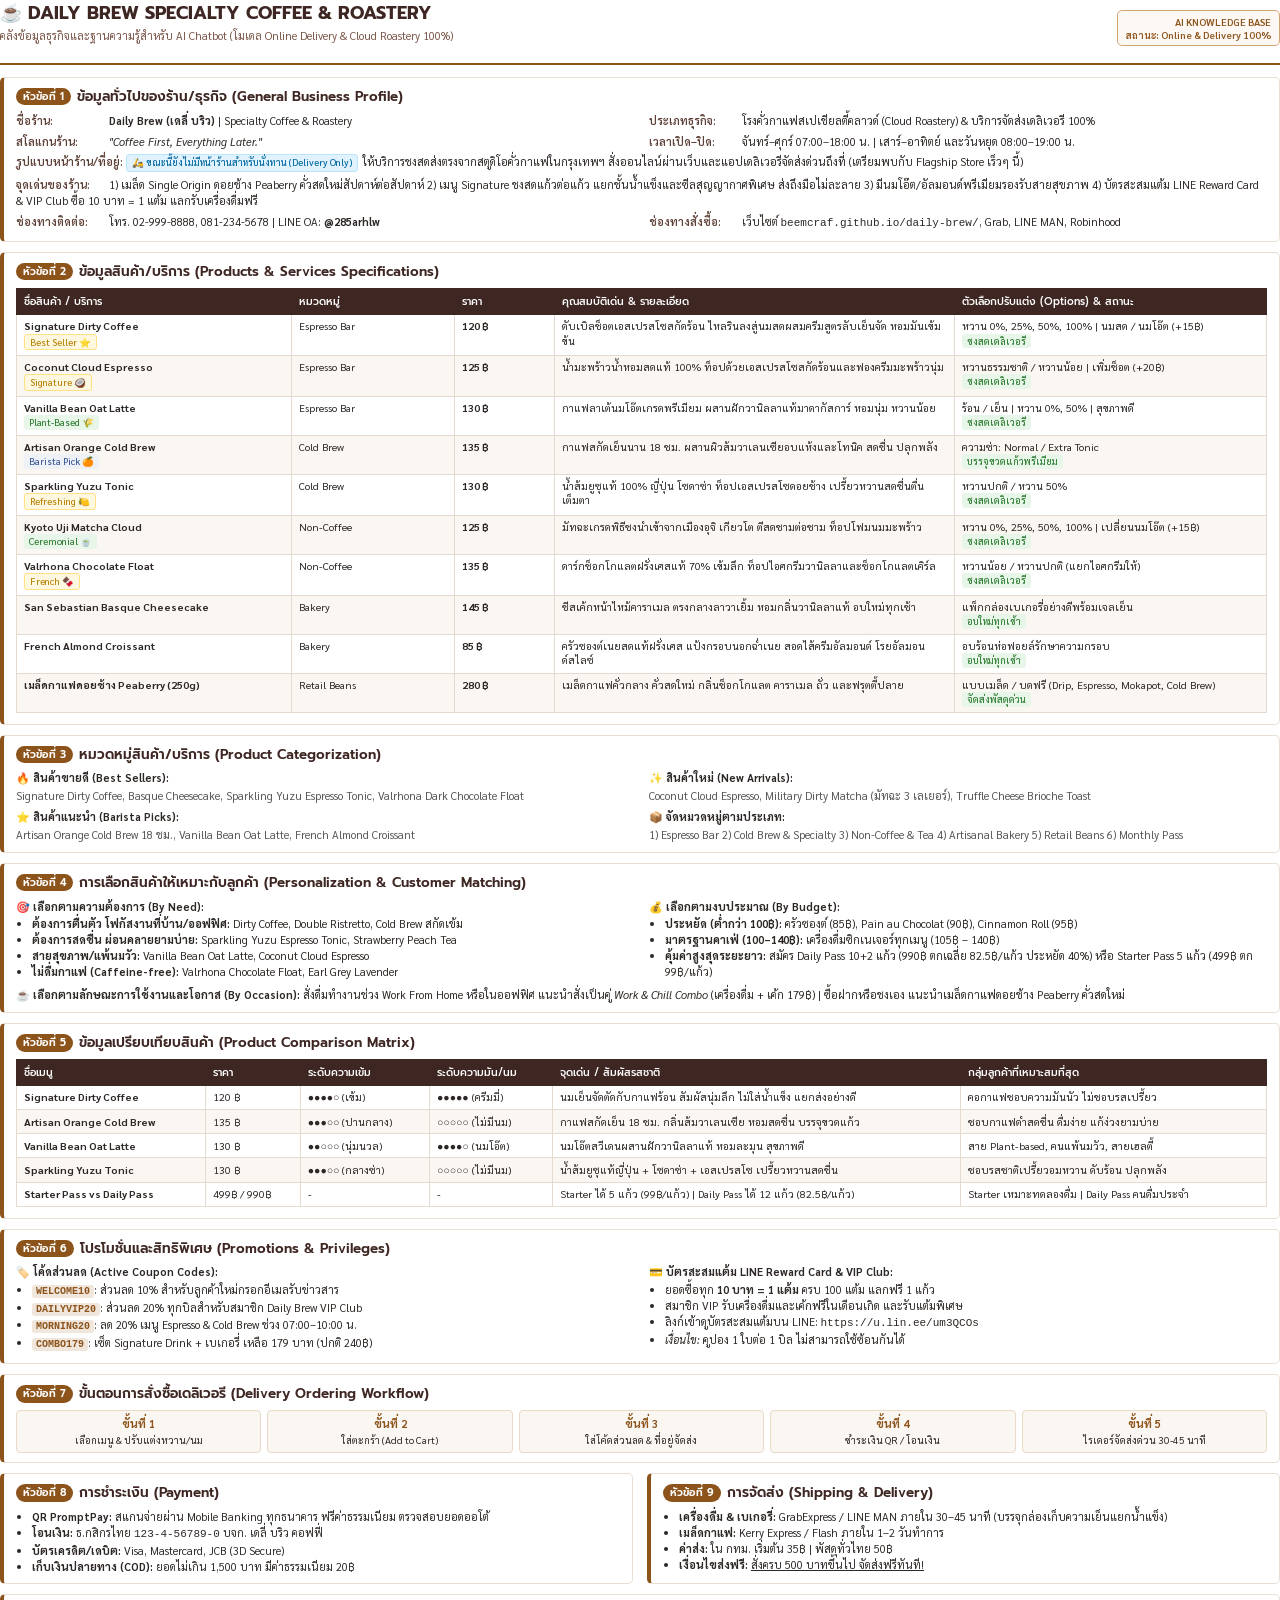
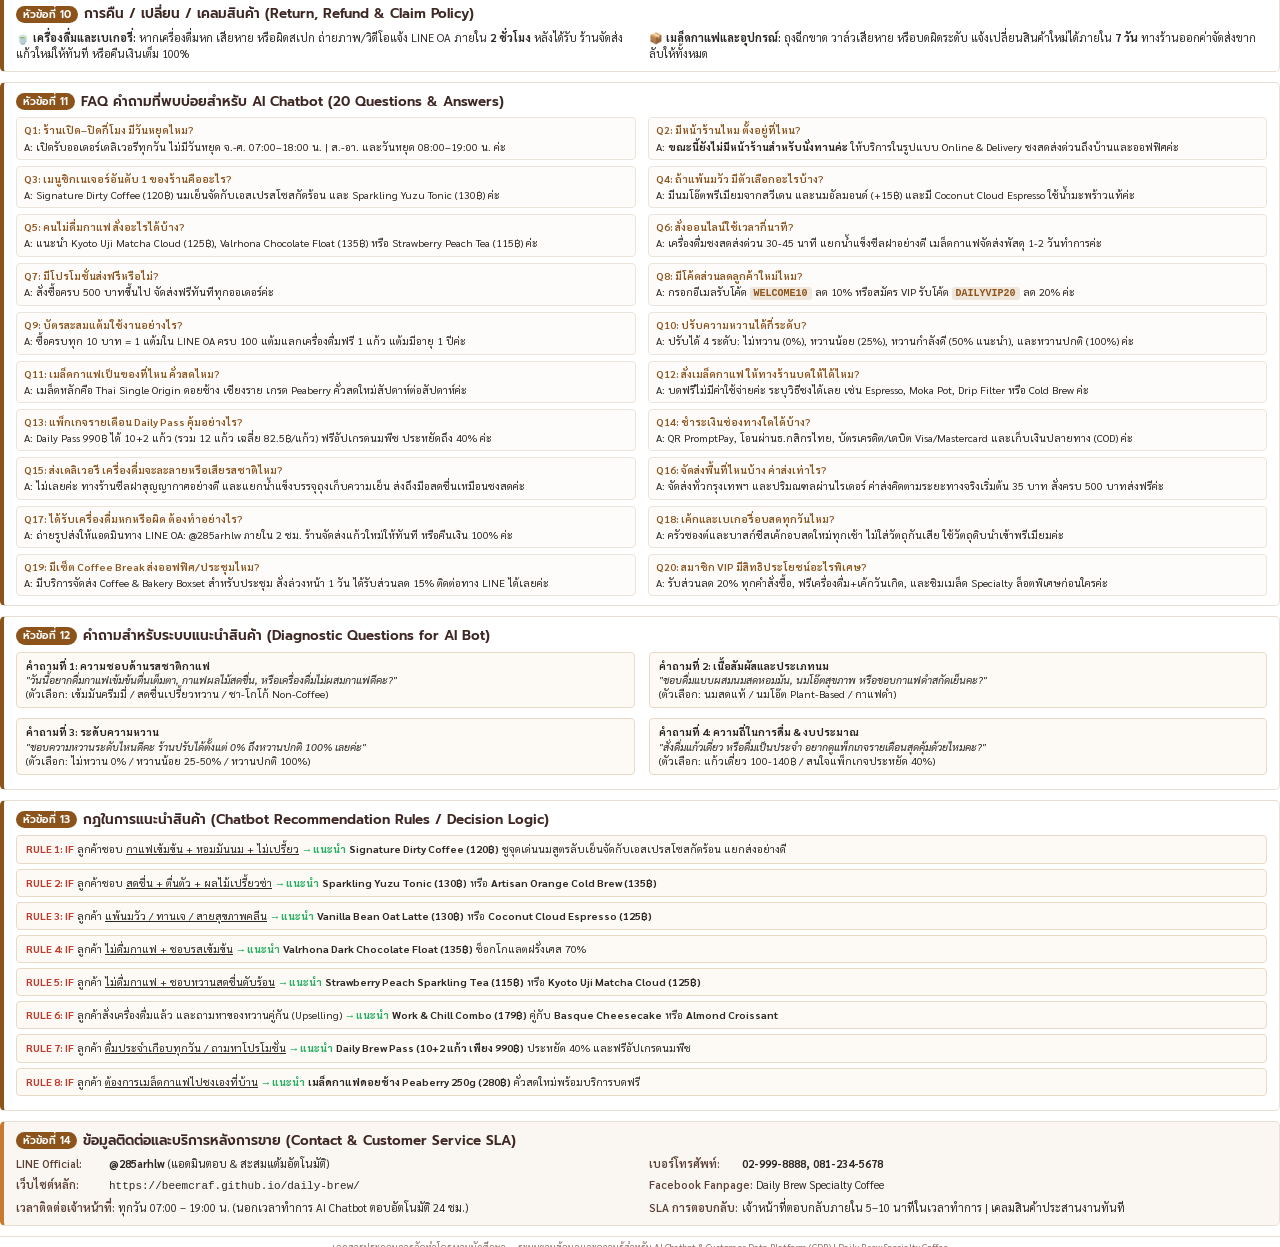
<file: DailyBrew_Chatbot_KnowledgeBase.html>
<!DOCTYPE html>
<html lang="th">
<head>
  <meta charset="UTF-8">
  <title>Daily Brew — คลังข้อมูลธุรกิจและฐานความรู้สำหรับ AI Chatbot (14 หัวข้อ)</title>
  <link rel="preconnect" href="https://fonts.googleapis.com">
  <link rel="preconnect" href="https://fonts.gstatic.com" crossorigin>
  <link href="https://fonts.googleapis.com/css2?family=Prompt:wght@400;500;600;700&family=Sarabun:wght@300;400;500;600;700&display=swap" rel="stylesheet">
  <style>
    @page {
      size: A4 portrait;
      margin: 10mm 12mm 10mm 12mm;
    }
    
    * {
      box-sizing: border-box;
      -webkit-print-color-adjust: exact !important;
      print-color-adjust: exact !important;
    }

    body {
      font-family: 'Sarabun', 'Prompt', -apple-system, BlinkMacSystemFont, 'Segoe UI', Roboto, sans-serif;
      font-size: 11.5px;
      line-height: 1.45;
      color: #2c2724;
      background-color: #ffffff;
      margin: 0;
      padding: 0;
    }

    h1, h2, h3, h4 {
      font-family: 'Prompt', sans-serif;
      color: #1f1813;
      margin: 0;
      font-weight: 600;
    }

    .doc-header {
      border-bottom: 2px solid #8c531b;
      padding-bottom: 8px;
      margin-bottom: 12px;
      display: flex;
      justify-content: space-between;
      align-items: center;
    }

    .doc-title-main {
      font-size: 18px;
      color: #3e2723;
      font-weight: 700;
      display: flex;
      align-items: center;
      gap: 6px;
    }

    .doc-subtitle {
      font-size: 11px;
      color: #795548;
      margin-top: 2px;
    }

    .doc-badge {
      background: #fdf8f3;
      border: 1px solid #d4a373;
      color: #8c531b;
      padding: 4px 8px;
      border-radius: 5px;
      font-size: 10px;
      font-weight: 600;
      text-align: right;
      line-height: 1.3;
    }

    .topic-card {
      background: #ffffff;
      border: 1px solid #e8ded4;
      border-left: 4px solid #8c531b;
      border-radius: 5px;
      padding: 9px 12px;
      margin-bottom: 10px;
    }

    .topic-card.highlight {
      border-left-color: #c97a2e;
      background: #faf6f1;
    }

    .topic-header {
      display: flex;
      align-items: center;
      gap: 6px;
      margin-bottom: 6px;
    }

    .topic-number {
      background: #8c531b;
      color: #ffffff;
      font-family: 'Prompt', sans-serif;
      font-size: 10.5px;
      font-weight: 600;
      padding: 1px 7px;
      border-radius: 10px;
      white-space: nowrap;
    }

    .topic-title {
      font-size: 13.5px;
      color: #3e2723;
      font-weight: 600;
    }

    .info-grid {
      display: grid;
      grid-template-columns: 1fr 1fr;
      gap: 5px 14px;
    }

    .info-item {
      font-size: 11px;
    }

    .info-label {
      font-weight: 600;
      color: #5d4037;
      display: inline-block;
      min-width: 90px;
    }

    .tag {
      display: inline-block;
      background: #eef1f6;
      color: #3b5998;
      padding: 1px 5px;
      border-radius: 3px;
      font-size: 9.5px;
      margin: 0 2px 0 0;
      font-weight: 500;
    }

    .tag-gold {
      background: #fff8e1;
      color: #b78103;
      border: 1px solid #ffe082;
    }

    .tag-green {
      background: #e8f5e9;
      color: #2e7d32;
    }

    .tag-delivery {
      background: #e0f2fe;
      color: #0369a1;
      border: 1px solid #bae6fd;
    }

    table {
      width: 100%;
      border-collapse: collapse;
      font-size: 10.5px;
      margin-top: 4px;
      margin-bottom: 2px;
    }

    th {
      background: #3e2723;
      color: #ffffff;
      padding: 5px 7px;
      text-align: left;
      font-family: 'Prompt', sans-serif;
      font-weight: 500;
      border: 1px solid #3e2723;
    }

    td {
      padding: 4.5px 7px;
      border: 1px solid #e4dacf;
      vertical-align: top;
      line-height: 1.35;
    }

    tr:nth-child(even) td {
      background-color: #faf7f3;
    }

    .faq-grid {
      display: grid;
      grid-template-columns: 1fr 1fr;
      gap: 6px 12px;
    }

    .faq-item {
      padding: 5px 7px;
      background: #fdfcfb;
      border: 1px solid #ece4db;
      border-radius: 4px;
      font-size: 10.5px;
      line-height: 1.35;
      page-break-inside: avoid;
    }

    .faq-q {
      font-weight: 600;
      color: #8c531b;
      margin-bottom: 2px;
    }

    .faq-a {
      color: #2d2621;
    }

    .rule-box {
      background: #fdfaf6;
      border: 1px solid #ebd9c8;
      border-radius: 4px;
      padding: 6px 9px;
      margin-bottom: 5px;
      font-size: 10.5px;
      line-height: 1.35;
      page-break-inside: avoid;
    }

    .rule-if {
      color: #c0392b;
      font-weight: 700;
    }

    .rule-then {
      color: #27ae60;
      font-weight: 700;
    }

    .badge-code {
      font-family: monospace;
      background: #f0e6dc;
      padding: 1px 4px;
      border-radius: 3px;
      color: #8c531b;
      font-weight: bold;
      font-size: 10px;
    }

    .page-break {
      page-break-before: always;
    }

    .flow-steps {
      display: flex;
      gap: 6px;
      margin-top: 4px;
    }

    .flow-step-box {
      flex: 1;
      padding: 6px 4px;
      background: #faf6f1;
      border-radius: 4px;
      border: 1px solid #ebd9c8;
      text-align: center;
      font-size: 10px;
      line-height: 1.3;
    }

    .flow-step-box strong {
      color: #8c531b;
      display: block;
      font-size: 11px;
      margin-bottom: 2px;
    }

    .footer-note {
      font-size: 9.5px;
      color: #8d6e63;
      text-align: center;
      margin-top: 10px;
      border-top: 1px solid #e8ded4;
      padding-top: 4px;
    }
  </style>
</head>
<body>

  <!-- ================= PAGE 1 ================= -->
  <!-- HEADER -->
  <div class="doc-header">
    <div>
      <h1 class="doc-title-main">☕ DAILY BREW SPECIALTY COFFEE & ROASTERY</h1>
      <p class="doc-subtitle">คลังข้อมูลธุรกิจและฐานความรู้สำหรับ AI Chatbot (โมเดล Online Delivery & Cloud Roastery 100%)</p>
    </div>
    <div class="doc-badge">
      AI KNOWLEDGE BASE<br>
      สถานะ: Online & Delivery 100%
    </div>
  </div>

  <!-- TOPIC 1 -->
  <div class="topic-card">
    <div class="topic-header">
      <span class="topic-number">หัวข้อที่ 1</span>
      <h3 class="topic-title">ข้อมูลทั่วไปของร้าน/ธุรกิจ (General Business Profile)</h3>
    </div>
    <div class="info-grid">
      <div class="info-item"><span class="info-label">ชื่อร้าน:</span> <strong>Daily Brew (เดลี่ บริว)</strong> | Specialty Coffee & Roastery</div>
      <div class="info-item"><span class="info-label">ประเภทธุรกิจ:</span> โรงคั่วกาแฟสเปเชียลตี้คลาวด์ (Cloud Roastery) & บริการจัดส่งเดลิเวอรี 100%</div>
      <div class="info-item"><span class="info-label">สโลแกนร้าน:</span> <em>"Coffee First, Everything Later."</em></div>
      <div class="info-item"><span class="info-label">เวลาเปิด–ปิด:</span> จันทร์–ศุกร์ 07:00–18:00 น. | เสาร์–อาทิตย์ และวันหยุด 08:00–19:00 น.</div>
      <div class="info-item" style="grid-column: span 2;">
        <span class="info-label">รูปแบบหน้าร้าน/ที่อยู่:</span> 
        <strong><span class="tag-delivery tag">🛵 ขณะนี้ยังไม่มีหน้าร้านสำหรับนั่งทาน (Delivery Only)</span></strong>
        ให้บริการชงสดส่งตรงจากสตูดิโอคั่วกาแฟในกรุงเทพฯ สั่งออนไลน์ผ่านเว็บและแอปเดลิเวอรีจัดส่งด่วนถึงที่ (เตรียมพบกับ Flagship Store เร็วๆ นี้)
      </div>
      <div class="info-item" style="grid-column: span 2;">
        <span class="info-label">จุดเด่นของร้าน:</span> 
        1) เมล็ด Single Origin ดอยช้าง Peaberry คั่วสดใหม่สัปดาห์ต่อสัปดาห์ 
        2) เมนู Signature ชงสดแก้วต่อแก้ว แยกชั้นน้ำแข็งและซีลสุญญากาศพิเศษ ส่งถึงมือไม่ละลาย 
        3) มีนมโอ๊ต/อัลมอนด์พรีเมียมรองรับสายสุขภาพ 
        4) บัตรสะสมแต้ม LINE Reward Card & VIP Club ซื้อ 10 บาท = 1 แต้ม แลกรับเครื่องดื่มฟรี
      </div>
      <div class="info-item"><span class="info-label">ช่องทางติดต่อ:</span> โทร. 02-999-8888, 081-234-5678 | LINE OA: <strong>@285arhlw</strong></div>
      <div class="info-item"><span class="info-label">ช่องทางสั่งซื้อ:</span> เว็บไซต์ <code>beemcraf.github.io/daily-brew/</code>, Grab, LINE MAN, Robinhood</div>
    </div>
  </div>

  <!-- TOPIC 2 -->
  <div class="topic-card">
    <div class="topic-header">
      <span class="topic-number">หัวข้อที่ 2</span>
      <h3 class="topic-title">ข้อมูลสินค้า/บริการ (Products & Services Specifications)</h3>
    </div>
    <table>
      <thead>
        <tr>
          <th style="width: 22%;">ชื่อสินค้า / บริการ</th>
          <th style="width: 13%;">หมวดหมู่</th>
          <th style="width: 8%;">ราคา</th>
          <th style="width: 32%;">คุณสมบัติเด่น & รายละเอียด</th>
          <th style="width: 25%;">ตัวเลือกปรับแต่ง (Options) & สถานะ</th>
        </tr>
      </thead>
      <tbody>
        <tr>
          <td><strong>Signature Dirty Coffee</strong><br><span class="tag-gold tag">Best Seller ⭐</span></td>
          <td>Espresso Bar</td>
          <td><strong>120 ฿</strong></td>
          <td>ดับเบิลช็อตเอสเปรสโซสกัดร้อน ไหลรินลงสู่นมสดผสมครีมสูตรลับเย็นจัด หอมมันเข้มข้น</td>
          <td>หวาน 0%, 25%, 50%, 100% | นมสด / นมโอ๊ต (+15฿)<br><span class="tag-green tag">ชงสดเดลิเวอรี</span></td>
        </tr>
        <tr>
          <td><strong>Coconut Cloud Espresso</strong><br><span class="tag-gold tag">Signature 🥥</span></td>
          <td>Espresso Bar</td>
          <td><strong>125 ฿</strong></td>
          <td>น้ำมะพร้าวน้ำหอมสดแท้ 100% ท็อปด้วยเอสเปรสโซสกัดร้อนและฟองครีมมะพร้าวนุ่ม</td>
          <td>หวานธรรมชาติ / หวานน้อย | เพิ่มช็อต (+20฿)<br><span class="tag-green tag">ชงสดเดลิเวอรี</span></td>
        </tr>
        <tr>
          <td><strong>Vanilla Bean Oat Latte</strong><br><span class="tag-green tag">Plant-Based 🌾</span></td>
          <td>Espresso Bar</td>
          <td><strong>130 ฿</strong></td>
          <td>กาแฟลาเต้นมโอ๊ตเกรดพรีเมียม ผสานฝักวานิลลาแท้มาดากัสการ์ หอมนุ่ม หวานน้อย</td>
          <td>ร้อน / เย็น | หวาน 0%, 50% | สุขภาพดี<br><span class="tag-green tag">ชงสดเดลิเวอรี</span></td>
        </tr>
        <tr>
          <td><strong>Artisan Orange Cold Brew</strong><br><span class="tag">Barista Pick 🍊</span></td>
          <td>Cold Brew</td>
          <td><strong>135 ฿</strong></td>
          <td>กาแฟสกัดเย็นนาน 18 ชม. ผสานผิวส้มวาเลนเซียอบแห้งและโทนิค สดชื่น ปลุกพลัง</td>
          <td>ความซ่า: Normal / Extra Tonic<br><span class="tag-green tag">บรรจุขวดแก้วพรีเมียม</span></td>
        </tr>
        <tr>
          <td><strong>Sparkling Yuzu Tonic</strong><br><span class="tag-gold tag">Refreshing 🍋</span></td>
          <td>Cold Brew</td>
          <td><strong>130 ฿</strong></td>
          <td>น้ำส้มยูซุแท้ 100% ญี่ปุ่น โซดาซ่า ท็อปเอสเปรสโซดอยช้าง เปรี้ยวหวานสดชื่นตื่นเต็มตา</td>
          <td>หวานปกติ / หวาน 50%<br><span class="tag-green tag">ชงสดเดลิเวอรี</span></td>
        </tr>
        <tr>
          <td><strong>Kyoto Uji Matcha Cloud</strong><br><span class="tag-green tag">Ceremonial 🍵</span></td>
          <td>Non-Coffee</td>
          <td><strong>125 ฿</strong></td>
          <td>มัทฉะเกรดพิธีชงนำเข้าจากเมืองอุจิ เกียวโต ตีสดชามต่อชาม ท็อปโฟมนมมะพร้าว</td>
          <td>หวาน 0%, 25%, 50%, 100% | เปลี่ยนนมโอ๊ต (+15฿)<br><span class="tag-green tag">ชงสดเดลิเวอรี</span></td>
        </tr>
        <tr>
          <td><strong>Valrhona Chocolate Float</strong><br><span class="tag-gold tag">French 🍫</span></td>
          <td>Non-Coffee</td>
          <td><strong>135 ฿</strong></td>
          <td>ดาร์กช็อกโกแลตฝรั่งเศสแท้ 70% เข้มลึก ท็อปไอศกรีมวานิลลาและช็อกโกแลตเคิร์ล</td>
          <td>หวานน้อย / หวานปกติ (แยกไอศกรีมให้)<br><span class="tag-green tag">ชงสดเดลิเวอรี</span></td>
        </tr>
        <tr>
          <td><strong>San Sebastian Basque Cheesecake</strong></td>
          <td>Bakery</td>
          <td><strong>145 ฿</strong></td>
          <td>ชีสเค้กหน้าไหม้คาราเมล ตรงกลางลาวาเยิ้ม หอมกลิ่นวานิลลาแท้ อบใหม่ทุกเช้า</td>
          <td>แพ็กกล่องเบเกอรี่อย่างดีพร้อมเจลเย็น<br><span class="tag-green tag">อบใหม่ทุกเช้า</span></td>
        </tr>
        <tr>
          <td><strong>French Almond Croissant</strong></td>
          <td>Bakery</td>
          <td><strong>85 ฿</strong></td>
          <td>ครัวซองต์เนยสดแท้ฝรั่งเศส แป้งกรอบนอกฉ่ำเนย สอดไส้ครีมอัลมอนด์ โรยอัลมอนด์สไลซ์</td>
          <td>อบร้อนห่อฟอยล์รักษาความกรอบ<br><span class="tag-green tag">อบใหม่ทุกเช้า</span></td>
        </tr>
        <tr>
          <td><strong>เมล็ดกาแฟดอยช้าง Peaberry (250g)</strong></td>
          <td>Retail Beans</td>
          <td><strong>280 ฿</strong></td>
          <td>เมล็ดกาแฟคั่วกลาง คั่วสดใหม่ กลิ่นช็อกโกแลต คาราเมล ถั่ว และฟรุตตี้ปลาย</td>
          <td>แบบเมล็ด / บดฟรี (Drip, Espresso, Mokapot, Cold Brew)<br><span class="tag-green tag">จัดส่งพัสดุด่วน</span></td>
        </tr>
      </tbody>
    </table>
  </div>

  <div class="page-break"></div>

  <!-- ================= PAGE 2 ================= -->
  <!-- TOPIC 3 -->
  <div class="topic-card">
    <div class="topic-header">
      <span class="topic-number">หัวข้อที่ 3</span>
      <h3 class="topic-title">หมวดหมู่สินค้า/บริการ (Product Categorization)</h3>
    </div>
    <div class="info-grid">
      <div class="info-item">
        <strong>🔥 สินค้าขายดี (Best Sellers):</strong>
        <p style="margin: 2px 0 0 0; color:#555;">Signature Dirty Coffee, Basque Cheesecake, Sparkling Yuzu Espresso Tonic, Valrhona Dark Chocolate Float</p>
      </div>
      <div class="info-item">
        <strong>✨ สินค้าใหม่ (New Arrivals):</strong>
        <p style="margin: 2px 0 0 0; color:#555;">Coconut Cloud Espresso, Military Dirty Matcha (มัทฉะ 3 เลเยอร์), Truffle Cheese Brioche Toast</p>
      </div>
      <div class="info-item">
        <strong>⭐ สินค้าแนะนำ (Barista Picks):</strong>
        <p style="margin: 2px 0 0 0; color:#555;">Artisan Orange Cold Brew 18 ชม., Vanilla Bean Oat Latte, French Almond Croissant</p>
      </div>
      <div class="info-item">
        <strong>📦 จัดหมวดหมู่ตามประเภท:</strong>
        <p style="margin: 2px 0 0 0; color:#555;">1) Espresso Bar  2) Cold Brew & Specialty  3) Non-Coffee & Tea  4) Artisanal Bakery  5) Retail Beans  6) Monthly Pass</p>
      </div>
    </div>
  </div>

  <!-- TOPIC 4 -->
  <div class="topic-card">
    <div class="topic-header">
      <span class="topic-number">หัวข้อที่ 4</span>
      <h3 class="topic-title">การเลือกสินค้าให้เหมาะกับลูกค้า (Personalization & Customer Matching)</h3>
    </div>
    <div class="info-grid">
      <div class="info-item">
        <strong>🎯 เลือกตามความต้องการ (By Need):</strong>
        <ul style="margin: 2px 0; padding-left: 16px;">
          <li><strong>ต้องการตื่นตัว โฟกัสงานที่บ้าน/ออฟฟิศ:</strong> Dirty Coffee, Double Ristretto, Cold Brew สกัดเข้ม</li>
          <li><strong>ต้องการสดชื่น ผ่อนคลายยามบ่าย:</strong> Sparkling Yuzu Espresso Tonic, Strawberry Peach Tea</li>
          <li><strong>สายสุขภาพ/แพ้นมวัว:</strong> Vanilla Bean Oat Latte, Coconut Cloud Espresso</li>
          <li><strong>ไม่ดื่มกาแฟ (Caffeine-free):</strong> Valrhona Chocolate Float, Earl Grey Lavender</li>
        </ul>
      </div>
      <div class="info-item">
        <strong>💰 เลือกตามงบประมาณ (By Budget):</strong>
        <ul style="margin: 2px 0; padding-left: 16px;">
          <li><strong>ประหยัด (ต่ำกว่า 100฿):</strong> ครัวซองต์ (85฿), Pain au Chocolat (90฿), Cinnamon Roll (95฿)</li>
          <li><strong>มาตรฐานคาเฟ่ (100–140฿):</strong> เครื่องดื่มซิกเนเจอร์ทุกเมนู (105฿ – 140฿)</li>
          <li><strong>คุ้มค่าสูงสุดระยะยาว:</strong> สมัคร Daily Pass 10+2 แก้ว (990฿ ตกเฉลี่ย 82.5฿/แก้ว ประหยัด 40%) หรือ Starter Pass 5 แก้ว (499฿ ตก 99฿/แก้ว)</li>
        </ul>
      </div>
      <div class="info-item" style="grid-column: span 2;">
        <strong>☕ เลือกตามลักษณะการใช้งานและโอกาส (By Occasion):</strong>
        สั่งดื่มทำงานช่วง Work From Home หรือในออฟฟิศ แนะนำสั่งเป็นคู่ <em>Work & Chill Combo</em> (เครื่องดื่ม + เค้ก 179฿) | ซื้อฝากหรือชงเอง แนะนำเมล็ดกาแฟดอยช้าง Peaberry คั่วสดใหม่
      </div>
    </div>
  </div>

  <!-- TOPIC 5 -->
  <div class="topic-card">
    <div class="topic-header">
      <span class="topic-number">หัวข้อที่ 5</span>
      <h3 class="topic-title">ข้อมูลเปรียบเทียบสินค้า (Product Comparison Matrix)</h3>
    </div>
    <table>
      <thead>
        <tr>
          <th>ชื่อเมนู</th>
          <th>ราคา</th>
          <th>ระดับความเข้ม</th>
          <th>ระดับความมัน/นม</th>
          <th>จุดเด่น / สัมผัสรสชาติ</th>
          <th>กลุ่มลูกค้าที่เหมาะสมที่สุด</th>
        </tr>
      </thead>
      <tbody>
        <tr>
          <td><strong>Signature Dirty Coffee</strong></td>
          <td>120 ฿</td>
          <td>●●●●○ (เข้ม)</td>
          <td>●●●●● (ครีมมี่)</td>
          <td>นมเย็นจัดตัดกับกาแฟร้อน สัมผัสนุ่มลึก ไม่ใส่น้ำแข็ง แยกส่งอย่างดี</td>
          <td>คอกาแฟชอบความมันนัว ไม่ชอบรสเปรี้ยว</td>
        </tr>
        <tr>
          <td><strong>Artisan Orange Cold Brew</strong></td>
          <td>135 ฿</td>
          <td>●●●○○ (ปานกลาง)</td>
          <td>○○○○○ (ไม่มีนม)</td>
          <td>กาแฟสกัดเย็น 18 ชม. กลิ่นส้มวาเลนเซีย หอมสดชื่น บรรจุขวดแก้ว</td>
          <td>ชอบกาแฟดำสดชื่น ดื่มง่าย แก้ง่วงยามบ่าย</td>
        </tr>
        <tr>
          <td><strong>Vanilla Bean Oat Latte</strong></td>
          <td>130 ฿</td>
          <td>●●○○○ (นุ่มนวล)</td>
          <td>●●●●○ (นมโอ๊ต)</td>
          <td>นมโอ๊ตสวีเดนผสานฝักวานิลลาแท้ หอมละมุน สุขภาพดี</td>
          <td>สาย Plant-based, คนแพ้นมวัว, สายเฮลตี้</td>
        </tr>
        <tr>
          <td><strong>Sparkling Yuzu Tonic</strong></td>
          <td>130 ฿</td>
          <td>●●●○○ (กลางซ่า)</td>
          <td>○○○○○ (ไม่มีนม)</td>
          <td>น้ำส้มยูซุแท้ญี่ปุ่น + โซดาซ่า + เอสเปรสโซ เปรี้ยวหวานสดชื่น</td>
          <td>ชอบรสชาติเปรี้ยวอมหวาน ดับร้อน ปลุกพลัง</td>
        </tr>
        <tr>
          <td><strong>Starter Pass vs Daily Pass</strong></td>
          <td>499฿ / 990฿</td>
          <td>-</td>
          <td>-</td>
          <td>Starter ได้ 5 แก้ว (99฿/แก้ว) | Daily Pass ได้ 12 แก้ว (82.5฿/แก้ว)</td>
          <td>Starter เหมาะทดลองดื่ม | Daily Pass คนดื่มประจำ</td>
        </tr>
      </tbody>
    </table>
  </div>

  <!-- TOPIC 6 -->
  <div class="topic-card">
    <div class="topic-header">
      <span class="topic-number">หัวข้อที่ 6</span>
      <h3 class="topic-title">โปรโมชั่นและสิทธิพิเศษ (Promotions & Privileges)</h3>
    </div>
    <div class="info-grid">
      <div class="info-item">
        <strong>🏷️ โค้ดส่วนลด (Active Coupon Codes):</strong>
        <ul style="margin: 2px 0; padding-left: 16px;">
          <li><span class="badge-code">WELCOME10</span>: ส่วนลด 10% สำหรับลูกค้าใหม่กรอกอีเมลรับข่าวสาร</li>
          <li><span class="badge-code">DAILYVIP20</span>: ส่วนลด 20% ทุกบิลสำหรับสมาชิก Daily Brew VIP Club</li>
          <li><span class="badge-code">MORNING20</span>: ลด 20% เมนู Espresso & Cold Brew ช่วง 07:00–10:00 น.</li>
          <li><span class="badge-code">COMBO179</span>: เซ็ต Signature Drink + เบเกอรี่ เหลือ 179 บาท (ปกติ 240฿)</li>
        </ul>
      </div>
      <div class="info-item">
        <strong>💳 บัตรสะสมแต้ม LINE Reward Card & VIP Club:</strong>
        <ul style="margin: 2px 0; padding-left: 16px;">
          <li>ยอดซื้อทุก <strong>10 บาท = 1 แต้ม</strong> ครบ 100 แต้ม แลกฟรี 1 แก้ว</li>
          <li>สมาชิก VIP รับเครื่องดื่มและเค้กฟรีในเดือนเกิด และรับแต้มพิเศษ</li>
          <li>ลิงก์เข้าดูบัตรสะสมแต้มบน LINE: <code>https://u.lin.ee/um3QCOs</code></li>
          <li><em>เงื่อนไข:</em> คูปอง 1 ใบต่อ 1 บิล ไม่สามารถใช้ซ้อนกันได้</li>
        </ul>
      </div>
    </div>
  </div>

  <div class="page-break"></div>

  <!-- ================= PAGE 3 ================= -->
  <!-- TOPIC 7 -->
  <div class="topic-card">
    <div class="topic-header">
      <span class="topic-number">หัวข้อที่ 7</span>
      <h3 class="topic-title">ขั้นตอนการสั่งซื้อเดลิเวอรี (Delivery Ordering Workflow)</h3>
    </div>
    <div class="flow-steps">
      <div class="flow-step-box">
        <strong>ขั้นที่ 1</strong>
        เลือกเมนู & ปรับแต่งหวาน/นม
      </div>
      <div class="flow-step-box">
        <strong>ขั้นที่ 2</strong>
        ใส่ตะกร้า (Add to Cart)
      </div>
      <div class="flow-step-box">
        <strong>ขั้นที่ 3</strong>
        ใส่โค้ดส่วนลด & ที่อยู่จัดส่ง
      </div>
      <div class="flow-step-box">
        <strong>ขั้นที่ 4</strong>
        ชำระเงิน QR / โอนเงิน
      </div>
      <div class="flow-step-box">
        <strong>ขั้นที่ 5</strong>
        ไรเดอร์จัดส่งด่วน 30-45 นาที
      </div>
    </div>
  </div>

  <!-- TOPIC 8 & 9 & 10 (3 Columns or Compact Grids) -->
  <div class="info-grid">
    <div class="topic-card" style="margin-bottom: 0;">
      <div class="topic-header">
        <span class="topic-number">หัวข้อที่ 8</span>
        <h3 class="topic-title">การชำระเงิน (Payment)</h3>
      </div>
      <ul style="margin: 0; padding-left: 16px; font-size: 11px;">
        <li><strong>QR PromptPay:</strong> สแกนจ่ายผ่าน Mobile Banking ทุกธนาคาร ฟรีค่าธรรมเนียม ตรวจสอบยอดออโต้</li>
        <li><strong>โอนเงิน:</strong> ธ.กสิกรไทย <code>123-4-56789-0</code> บจก. เดลี่ บริว คอฟฟี่</li>
        <li><strong>บัตรเครดิต/เดบิต:</strong> Visa, Mastercard, JCB (3D Secure)</li>
        <li><strong>เก็บเงินปลายทาง (COD):</strong> ยอดไม่เกิน 1,500 บาท มีค่าธรรมเนียม 20฿</li>
      </ul>
    </div>

    <div class="topic-card" style="margin-bottom: 0;">
      <div class="topic-header">
        <span class="topic-number">หัวข้อที่ 9</span>
        <h3 class="topic-title">การจัดส่ง (Shipping & Delivery)</h3>
      </div>
      <ul style="margin: 0; padding-left: 16px; font-size: 11px;">
        <li><strong>เครื่องดื่ม & เบเกอรี่:</strong> GrabExpress / LINE MAN ภายใน 30–45 นาที (บรรจุกล่องเก็บความเย็นแยกน้ำแข็ง)</li>
        <li><strong>เมล็ดกาแฟ:</strong> Kerry Express / Flash ภายใน 1–2 วันทำการ</li>
        <li><strong>ค่าส่ง:</strong> ใน กทม. เริ่มต้น 35฿ | พัสดุทั่วไทย 50฿</li>
        <li><strong>เงื่อนไขส่งฟรี:</strong> <u>สั่งครบ 500 บาทขึ้นไป จัดส่งฟรีทันที!</u></li>
      </ul>
    </div>
  </div>

  <div class="topic-card" style="margin-top: 10px;">
    <div class="topic-header">
      <span class="topic-number">หัวข้อที่ 10</span>
      <h3 class="topic-title">การคืน / เปลี่ยน / เคลมสินค้า (Return, Refund & Claim Policy)</h3>
    </div>
    <div class="info-grid">
      <div class="info-item">
        <strong>🍵 เครื่องดื่มและเบเกอรี่:</strong> หากเครื่องดื่มหก เสียหาย หรือผิดสเปก ถ่ายภาพ/วิดีโอแจ้ง LINE OA ภายใน <strong>2 ชั่วโมง</strong> หลังได้รับ ร้านจัดส่งแก้วใหม่ให้ทันที หรือคืนเงินเต็ม 100%
      </div>
      <div class="info-item">
        <strong>📦 เมล็ดกาแฟและอุปกรณ์:</strong> ถุงฉีกขาด วาล์วเสียหาย หรือบดผิดระดับ แจ้งเปลี่ยนสินค้าใหม่ได้ภายใน <strong>7 วัน</strong> ทางร้านออกค่าจัดส่งขากลับให้ทั้งหมด
      </div>
    </div>
  </div>

  <!-- TOPIC 11 -->
  <div class="topic-card">
    <div class="topic-header">
      <span class="topic-number">หัวข้อที่ 11</span>
      <h3 class="topic-title">FAQ คำถามที่พบบ่อยสำหรับ AI Chatbot (20 Questions & Answers)</h3>
    </div>
    <div class="faq-grid">
      <div class="faq-item">
        <div class="faq-q">Q1: ร้านเปิด–ปิดกี่โมง มีวันหยุดไหม?</div>
        <div class="faq-a">A: เปิดรับออเดอร์เดลิเวอรีทุกวัน ไม่มีวันหยุด จ.-ศ. 07:00–18:00 น. | ส.-อา. และวันหยุด 08:00–19:00 น. ค่ะ</div>
      </div>
      <div class="faq-item">
        <div class="faq-q">Q2: มีหน้าร้านไหม ตั้งอยู่ที่ไหน?</div>
        <div class="faq-a">A: <strong>ขณะนี้ยังไม่มีหน้าร้านสำหรับนั่งทานค่ะ</strong> ให้บริการในรูปแบบ Online & Delivery ชงสดส่งด่วนถึงบ้านและออฟฟิศค่ะ</div>
      </div>
      <div class="faq-item">
        <div class="faq-q">Q3: เมนูซิกเนเจอร์อันดับ 1 ของร้านคืออะไร?</div>
        <div class="faq-a">A: Signature Dirty Coffee (120฿) นมเย็นจัดกับเอสเปรสโซสกัดร้อน และ Sparkling Yuzu Tonic (130฿) ค่ะ</div>
      </div>
      <div class="faq-item">
        <div class="faq-q">Q4: ถ้าแพ้นมวัว มีตัวเลือกอะไรบ้าง?</div>
        <div class="faq-a">A: มีนมโอ๊ตพรีเมียมจากสวีเดน และนมอัลมอนด์ (+15฿) และมี Coconut Cloud Espresso ใช้น้ำมะพร้าวแท้ค่ะ</div>
      </div>
      <div class="faq-item">
        <div class="faq-q">Q5: คนไม่ดื่มกาแฟ สั่งอะไรได้บ้าง?</div>
        <div class="faq-a">A: แนะนำ Kyoto Uji Matcha Cloud (125฿), Valrhona Chocolate Float (135฿) หรือ Strawberry Peach Tea (115฿) ค่ะ</div>
      </div>
      <div class="faq-item">
        <div class="faq-q">Q6: สั่งออนไลน์ใช้เวลากี่นาที?</div>
        <div class="faq-a">A: เครื่องดื่มชงสดส่งด่วน 30-45 นาที แยกน้ำแข็งซีลฝาอย่างดี เมล็ดกาแฟจัดส่งพัสดุ 1-2 วันทำการค่ะ</div>
      </div>
      <div class="faq-item">
        <div class="faq-q">Q7: มีโปรโมชั่นส่งฟรีหรือไม่?</div>
        <div class="faq-a">A: สั่งซื้อครบ 500 บาทขึ้นไป จัดส่งฟรีทันทีทุกออเดอร์ค่ะ</div>
      </div>
      <div class="faq-item">
        <div class="faq-q">Q8: มีโค้ดส่วนลดลูกค้าใหม่ไหม?</div>
        <div class="faq-a">A: กรอกอีเมลรับโค้ด <span class="badge-code">WELCOME10</span> ลด 10% หรือสมัคร VIP รับโค้ด <span class="badge-code">DAILYVIP20</span> ลด 20% ค่ะ</div>
      </div>
      <div class="faq-item">
        <div class="faq-q">Q9: บัตรสะสมแต้มใช้งานอย่างไร?</div>
        <div class="faq-a">A: ซื้อครบทุก 10 บาท = 1 แต้มใน LINE OA ครบ 100 แต้มแลกเครื่องดื่มฟรี 1 แก้ว แต้มมีอายุ 1 ปีค่ะ</div>
      </div>
      <div class="faq-item">
        <div class="faq-q">Q10: ปรับความหวานได้กี่ระดับ?</div>
        <div class="faq-a">A: ปรับได้ 4 ระดับ: ไม่หวาน (0%), หวานน้อย (25%), หวานกำลังดี (50% แนะนำ), และหวานปกติ (100%) ค่ะ</div>
      </div>
      <div class="faq-item">
        <div class="faq-q">Q11: เมล็ดกาแฟเป็นของที่ไหน คั่วสดไหม?</div>
        <div class="faq-a">A: เมล็ดหลักคือ Thai Single Origin ดอยช้าง เชียงราย เกรด Peaberry คั่วสดใหม่สัปดาห์ต่อสัปดาห์ค่ะ</div>
      </div>
      <div class="faq-item">
        <div class="faq-q">Q12: สั่งเมล็ดกาแฟ ให้ทางร้านบดให้ได้ไหม?</div>
        <div class="faq-a">A: บดฟรีไม่มีค่าใช้จ่ายค่ะ ระบุวิธีชงได้เลย เช่น Espresso, Moka Pot, Drip Filter หรือ Cold Brew ค่ะ</div>
      </div>
      <div class="faq-item">
        <div class="faq-q">Q13: แพ็กเกจรายเดือน Daily Pass คุ้มอย่างไร?</div>
        <div class="faq-a">A: Daily Pass 990฿ ได้ 10+2 แก้ว (รวม 12 แก้ว เฉลี่ย 82.5฿/แก้ว) ฟรีอัปเกรดนมพืช ประหยัดถึง 40% ค่ะ</div>
      </div>
      <div class="faq-item">
        <div class="faq-q">Q14: ชำระเงินช่องทางใดได้บ้าง?</div>
        <div class="faq-a">A: QR PromptPay, โอนผ่านธ.กสิกรไทย, บัตรเครดิต/เดบิต Visa/Mastercard และเก็บเงินปลายทาง (COD) ค่ะ</div>
      </div>
      <div class="faq-item">
        <div class="faq-q">Q15: ส่งเดลิเวอรี เครื่องดื่มจะละลายหรือเสียรสชาติไหม?</div>
        <div class="faq-a">A: ไม่เลยค่ะ ทางร้านซีลฝาสุญญากาศอย่างดี และแยกน้ำแข็งบรรจุถุงเก็บความเย็น ส่งถึงมือสดชื่นเหมือนชงสดค่ะ</div>
      </div>
      <div class="faq-item">
        <div class="faq-q">Q16: จัดส่งพื้นที่ไหนบ้าง ค่าส่งเท่าไร?</div>
        <div class="faq-a">A: จัดส่งทั่วกรุงเทพฯ และปริมณฑลผ่านไรเดอร์ ค่าส่งคิดตามระยะทางจริงเริ่มต้น 35 บาท สั่งครบ 500 บาทส่งฟรีค่ะ</div>
      </div>
      <div class="faq-item">
        <div class="faq-q">Q17: ได้รับเครื่องดื่มหกหรือผิด ต้องทำอย่างไร?</div>
        <div class="faq-a">A: ถ่ายรูปส่งให้แอดมินทาง LINE OA: @285arhlw ภายใน 2 ชม. ร้านจัดส่งแก้วใหม่ให้ทันที หรือคืนเงิน 100% ค่ะ</div>
      </div>
      <div class="faq-item">
        <div class="faq-q">Q18: เค้กและเบเกอรี่อบสดทุกวันไหม?</div>
        <div class="faq-a">A: ครัวซองต์และบาสก์ชีสเค้กอบสดใหม่ทุกเช้า ไม่ใส่วัตถุกันเสีย ใช้วัตถุดิบนำเข้าพรีเมียมค่ะ</div>
      </div>
      <div class="faq-item">
        <div class="faq-q">Q19: มีเซ็ต Coffee Break ส่งออฟฟิศ/ประชุมไหม?</div>
        <div class="faq-a">A: มีบริการจัดส่ง Coffee & Bakery Boxset สำหรับประชุม สั่งล่วงหน้า 1 วัน ได้รับส่วนลด 15% ติดต่อทาง LINE ได้เลยค่ะ</div>
      </div>
      <div class="faq-item">
        <div class="faq-q">Q20: สมาชิก VIP มีสิทธิประโยชน์อะไรพิเศษ?</div>
        <div class="faq-a">A: รับส่วนลด 20% ทุกคำสั่งซื้อ, ฟรีเครื่องดื่ม+เค้กวันเกิด, และชิมเมล็ด Specialty ล็อตพิเศษก่อนใครค่ะ</div>
      </div>
    </div>
  </div>

  <div class="page-break"></div>

  <!-- ================= PAGE 4 ================= -->
  <!-- TOPIC 12 -->
  <div class="topic-card">
    <div class="topic-header">
      <span class="topic-number">หัวข้อที่ 12</span>
      <h3 class="topic-title">คำถามสำหรับระบบแนะนำสินค้า (Diagnostic Questions for AI Bot)</h3>
    </div>
    <div class="info-grid">
      <div class="rule-box">
        <strong>คำถามที่ 1: ความชอบด้านรสชาติกาแฟ</strong><br>
        <em>"วันนี้อยากดื่มกาแฟเข้มข้นตื่นเต็มตา, กาแฟผลไม้สดชื่น, หรือเครื่องดื่มไม่ผสมกาแฟดีคะ?"</em><br>
        (ตัวเลือก: เข้มมันครีมมี่ / สดชื่นเปรี้ยวหวาน / ชา-โกโก้ Non-Coffee)
      </div>
      <div class="rule-box">
        <strong>คำถามที่ 2: เนื้อสัมผัสและประเภทนม</strong><br>
        <em>"ชอบดื่มแบบผสมนมสดหอมมัน, นมโอ๊ตสุขภาพ หรือชอบกาแฟดำสกัดเย็นคะ?"</em><br>
        (ตัวเลือก: นมสดแท้ / นมโอ๊ต Plant-Based / กาแฟดำ)
      </div>
      <div class="rule-box">
        <strong>คำถามที่ 3: ระดับความหวาน</strong><br>
        <em>"ชอบความหวานระดับไหนดีคะ ร้านปรับได้ตั้งแต่ 0% ถึงหวานปกติ 100% เลยค่ะ"</em><br>
        (ตัวเลือก: ไม่หวาน 0% / หวานน้อย 25-50% / หวานปกติ 100%)
      </div>
      <div class="rule-box">
        <strong>คำถามที่ 4: ความถี่ในการดื่ม & งบประมาณ</strong><br>
        <em>"สั่งดื่มแก้วเดี่ยว หรือดื่มเป็นประจำ อยากดูแพ็กเกจรายเดือนสุดคุ้มด้วยไหมคะ?"</em><br>
        (ตัวเลือก: แก้วเดี่ยว 100-140฿ / สนใจแพ็กเกจประหยัด 40%)
      </div>
    </div>
  </div>

  <!-- TOPIC 13 -->
  <div class="topic-card">
    <div class="topic-header">
      <span class="topic-number">หัวข้อที่ 13</span>
      <h3 class="topic-title">กฎในการแนะนำสินค้า (Chatbot Recommendation Rules / Decision Logic)</h3>
    </div>
    <div>
      <div class="rule-box">
        <span class="rule-if">RULE 1: IF</span> ลูกค้าชอบ <u>กาแฟเข้มข้น + หอมมันนม + ไม่เปรี้ยว</u> <span class="rule-then">→ แนะนำ</span> <strong>Signature Dirty Coffee (120฿)</strong> ชูจุดเด่นนมสูตรลับเย็นจัดกับเอสเปรสโซสกัดร้อน แยกส่งอย่างดี
      </div>
      <div class="rule-box">
        <span class="rule-if">RULE 2: IF</span> ลูกค้าชอบ <u>สดชื่น + ตื่นตัว + ผลไม้เปรี้ยวซ่า</u> <span class="rule-then">→ แนะนำ</span> <strong>Sparkling Yuzu Tonic (130฿)</strong> หรือ <strong>Artisan Orange Cold Brew (135฿)</strong>
      </div>
      <div class="rule-box">
        <span class="rule-if">RULE 3: IF</span> ลูกค้า <u>แพ้นมวัว / ทานเจ / สายสุขภาพคลีน</u> <span class="rule-then">→ แนะนำ</span> <strong>Vanilla Bean Oat Latte (130฿)</strong> หรือ <strong>Coconut Cloud Espresso (125฿)</strong>
      </div>
      <div class="rule-box">
        <span class="rule-if">RULE 4: IF</span> ลูกค้า <u>ไม่ดื่มกาแฟ + ชอบรสเข้มข้น</u> <span class="rule-then">→ แนะนำ</span> <strong>Valrhona Dark Chocolate Float (135฿)</strong> ช็อกโกแลตฝรั่งเศส 70%
      </div>
      <div class="rule-box">
        <span class="rule-if">RULE 5: IF</span> ลูกค้า <u>ไม่ดื่มกาแฟ + ชอบหวานสดชื่นดับร้อน</u> <span class="rule-then">→ แนะนำ</span> <strong>Strawberry Peach Sparkling Tea (115฿)</strong> หรือ <strong>Kyoto Uji Matcha Cloud (125฿)</strong>
      </div>
      <div class="rule-box">
        <span class="rule-if">RULE 6: IF</span> ลูกค้าสั่งเครื่องดื่มแล้ว และถามหาของหวานคู่กัน (Upselling) <span class="rule-then">→ แนะนำ</span> <strong>Work & Chill Combo (179฿)</strong> คู่กับ <strong>Basque Cheesecake</strong> หรือ <strong>Almond Croissant</strong>
      </div>
      <div class="rule-box">
        <span class="rule-if">RULE 7: IF</span> ลูกค้า <u>ดื่มประจำเกือบทุกวัน / ถามหาโปรโมชั่น</u> <span class="rule-then">→ แนะนำ</span> <strong>Daily Brew Pass (10+2 แก้ว เพียง 990฿)</strong> ประหยัด 40% และฟรีอัปเกรดนมพืช
      </div>
      <div class="rule-box">
        <span class="rule-if">RULE 8: IF</span> ลูกค้า <u>ต้องการเมล็ดกาแฟไปชงเองที่บ้าน</u> <span class="rule-then">→ แนะนำ</span> <strong>เมล็ดกาแฟดอยช้าง Peaberry 250g (280฿)</strong> คั่วสดใหม่พร้อมบริการบดฟรี
      </div>
    </div>
  </div>

  <!-- TOPIC 14 -->
  <div class="topic-card highlight">
    <div class="topic-header">
      <span class="topic-number">หัวข้อที่ 14</span>
      <h3 class="topic-title">ข้อมูลติดต่อและบริการหลังการขาย (Contact & Customer Service SLA)</h3>
    </div>
    <div class="info-grid">
      <div class="info-item"><span class="info-label">LINE Official:</span> <strong>@285arhlw</strong> (แอดมินตอบ & สะสมแต้มอัตโนมัติ)</div>
      <div class="info-item"><span class="info-label">เบอร์โทรศัพท์:</span> <strong>02-999-8888, 081-234-5678</strong></div>
      <div class="info-item"><span class="info-label">เว็บไซต์หลัก:</span> <code>https://beemcraf.github.io/daily-brew/</code></div>
      <div class="info-item"><span class="info-label">Facebook Fanpage:</span> Daily Brew Specialty Coffee</div>
      <div class="info-item"><span class="info-label">เวลาติดต่อเจ้าหน้าที่:</span> ทุกวัน 07:00 – 19:00 น. (นอกเวลาทำการ AI Chatbot ตอบอัตโนมัติ 24 ชม.)</div>
      <div class="info-item"><span class="info-label">SLA การตอบกลับ:</span> เจ้าหน้าที่ตอบกลับภายใน 5–10 นาทีในเวลาทำการ | เคลมสินค้าประสานงานทันที</div>
    </div>
  </div>

  <div class="footer-note">
    เอกสารประกอบการจัดทำโครงงานนักศึกษา — ระบบฐานข้อมูลและความรู้สำหรับ AI Chatbot & Customer Data Platform (CDP) | Daily Brew Specialty Coffee
  </div>

</body>
</html>
</file>
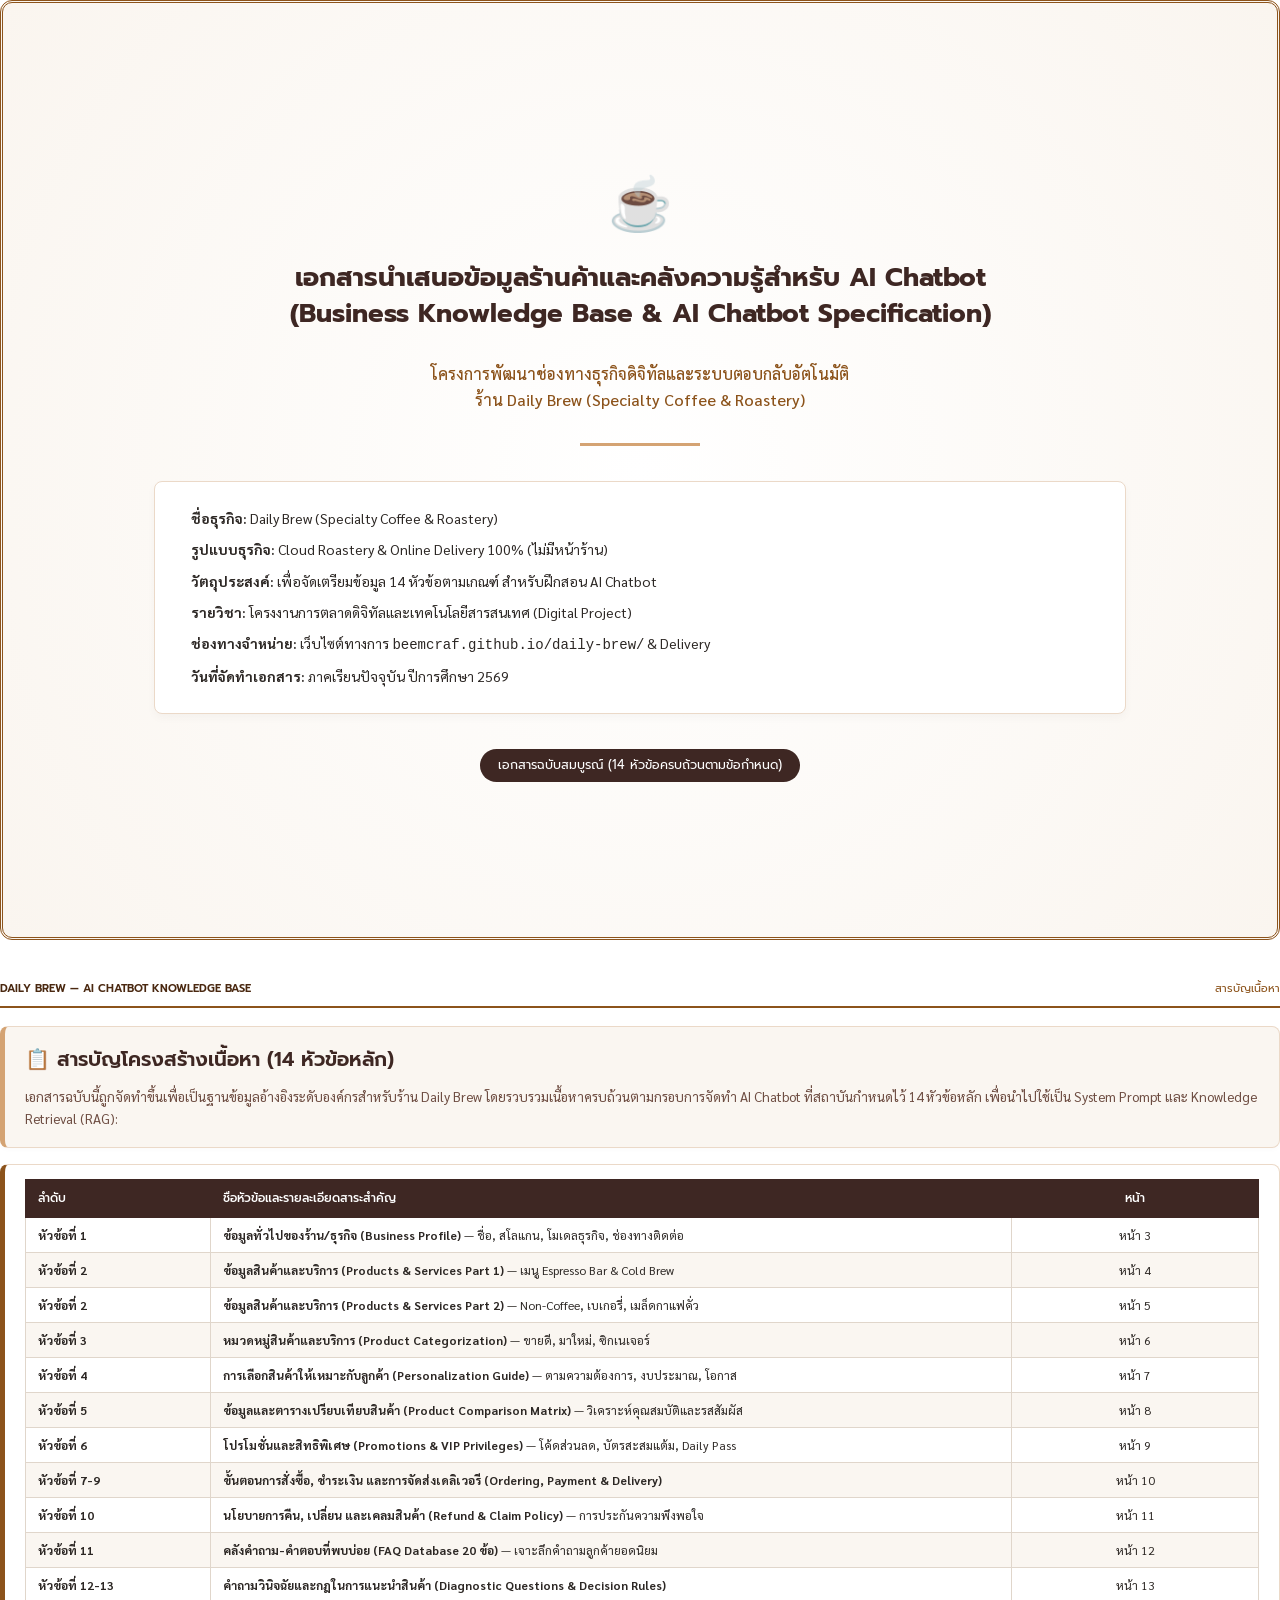
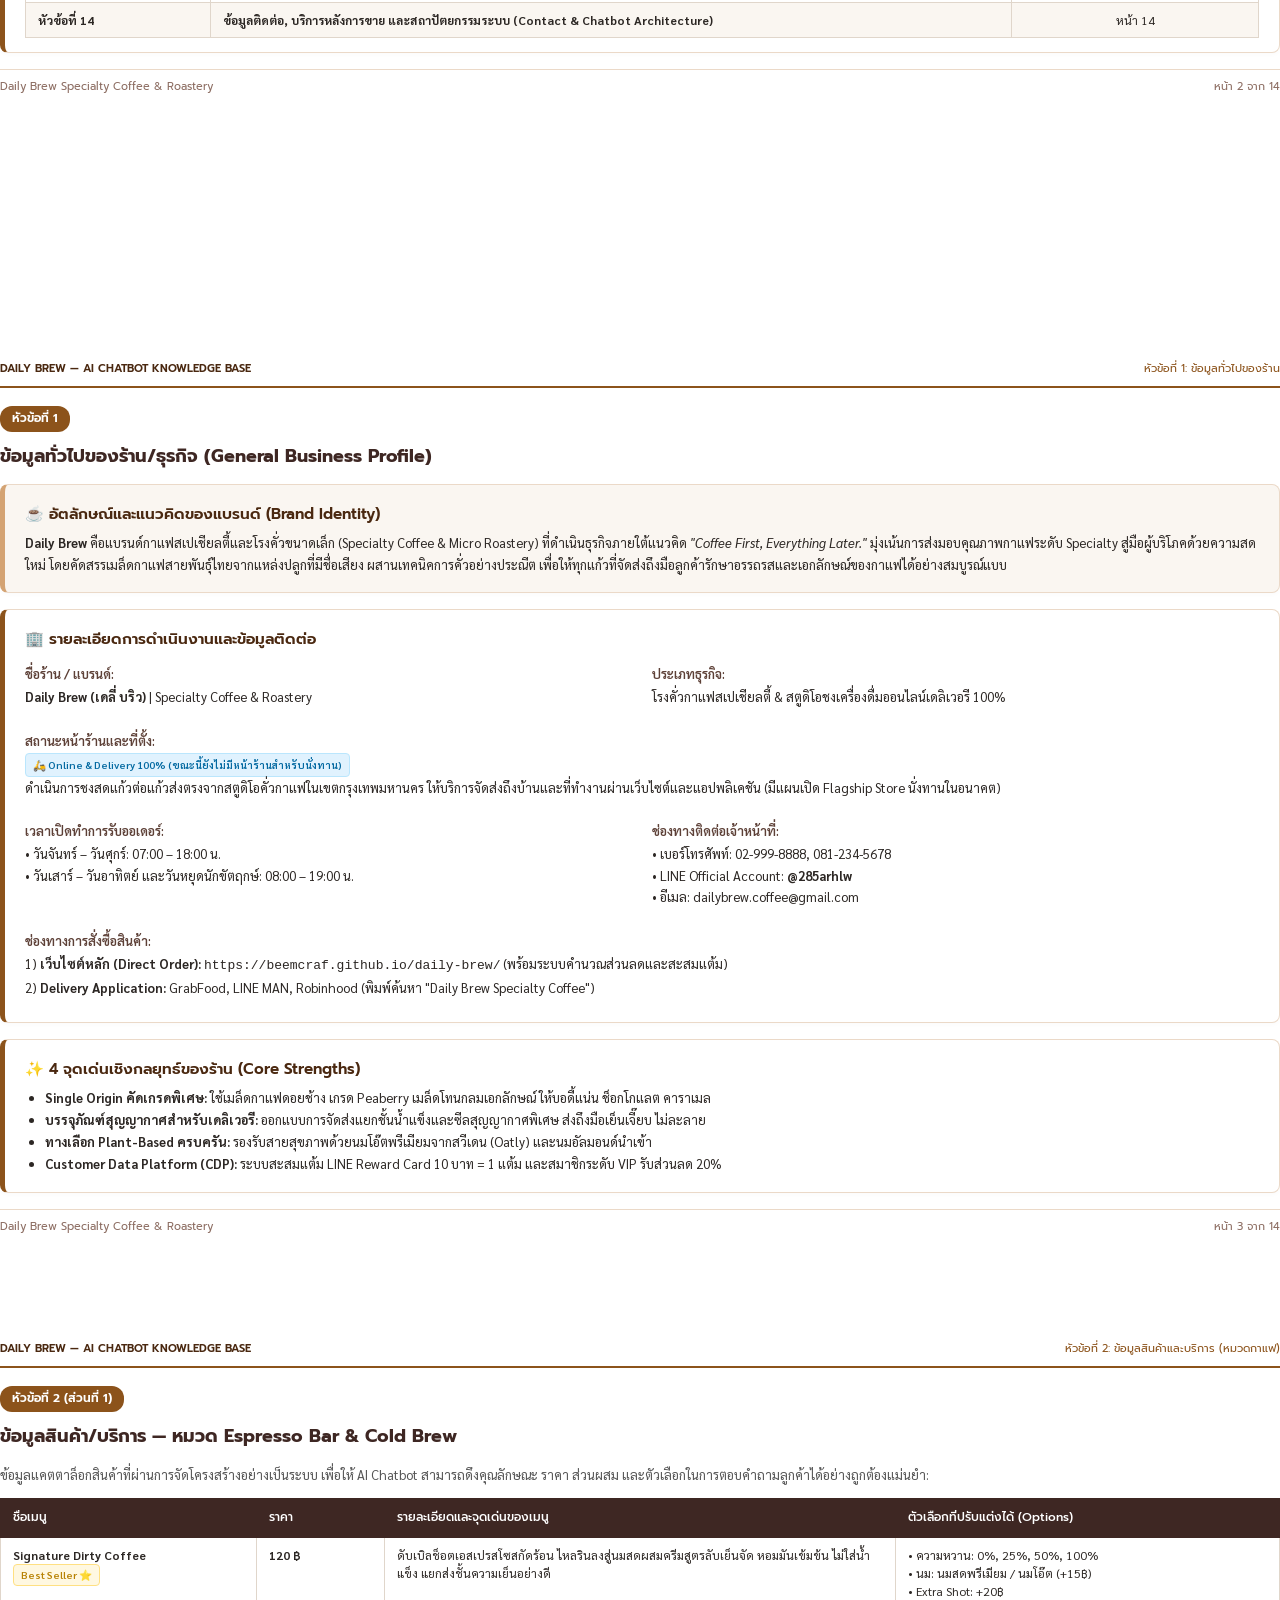
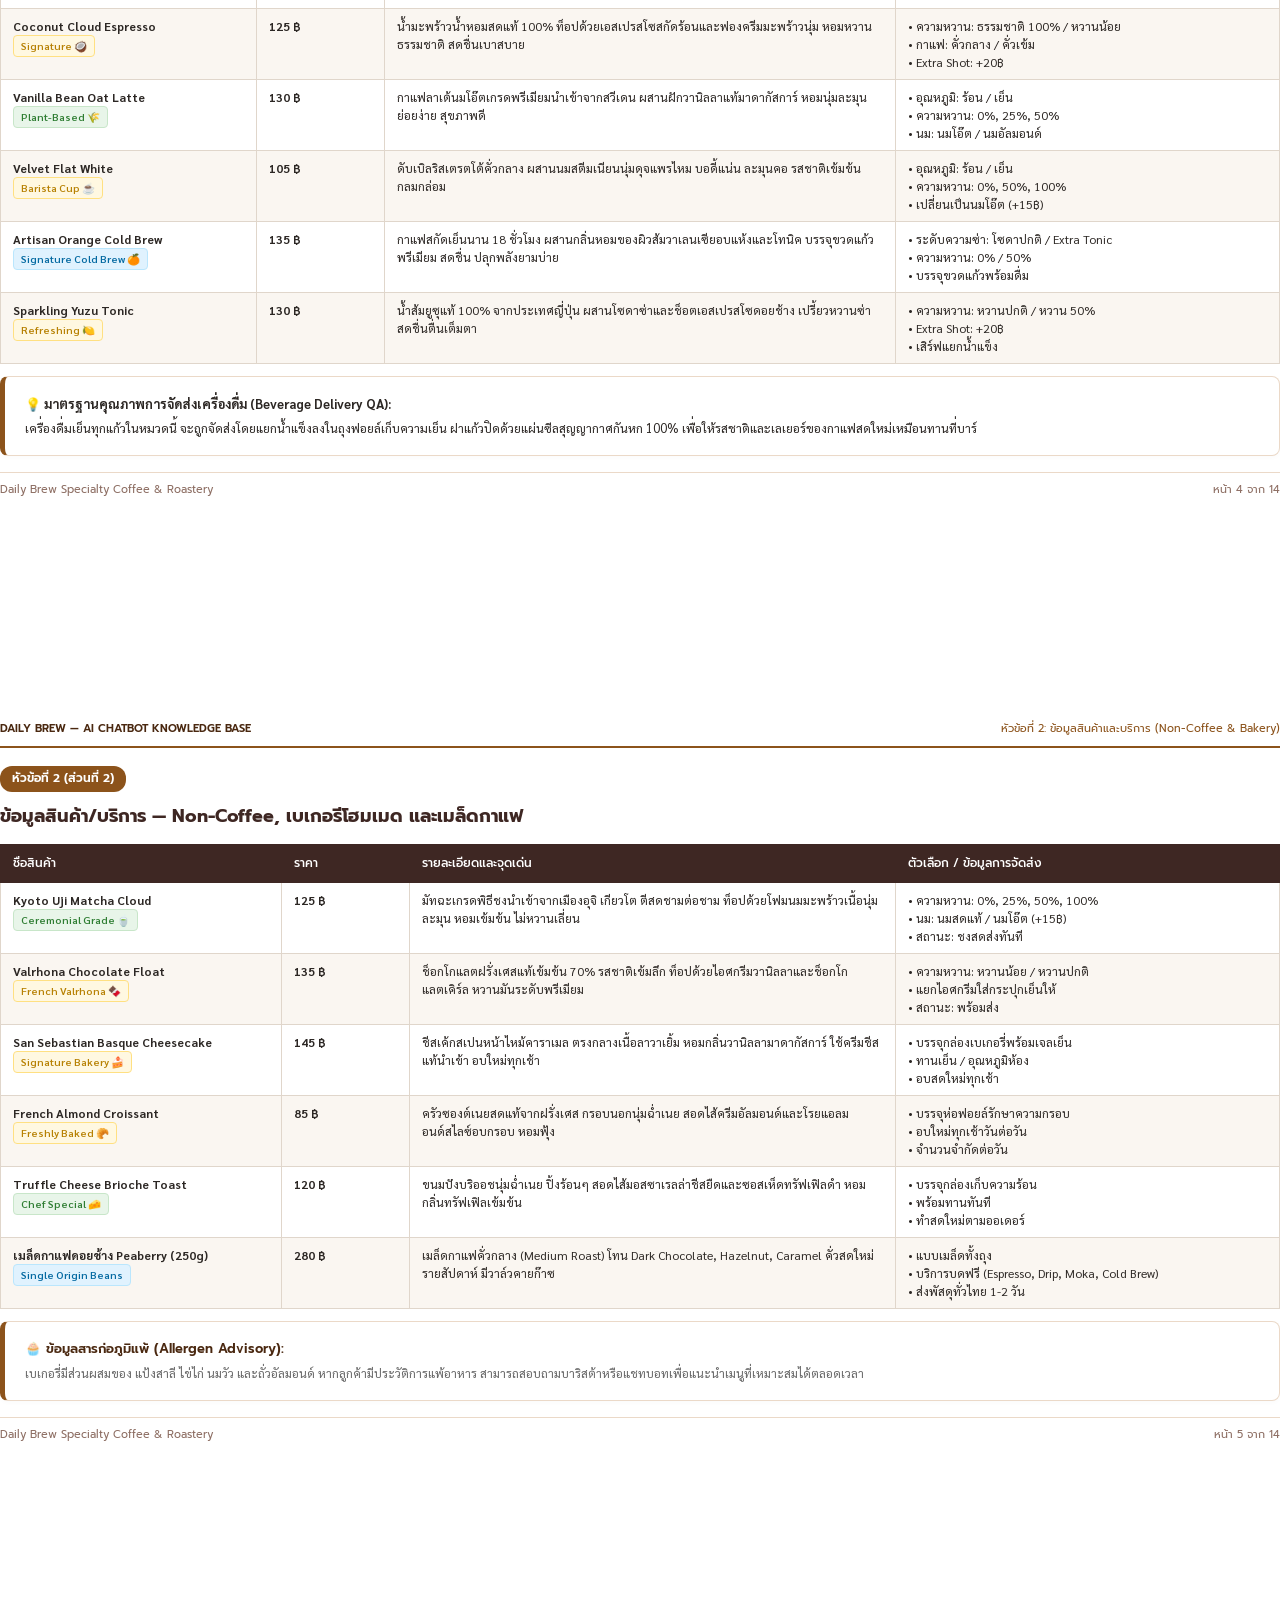
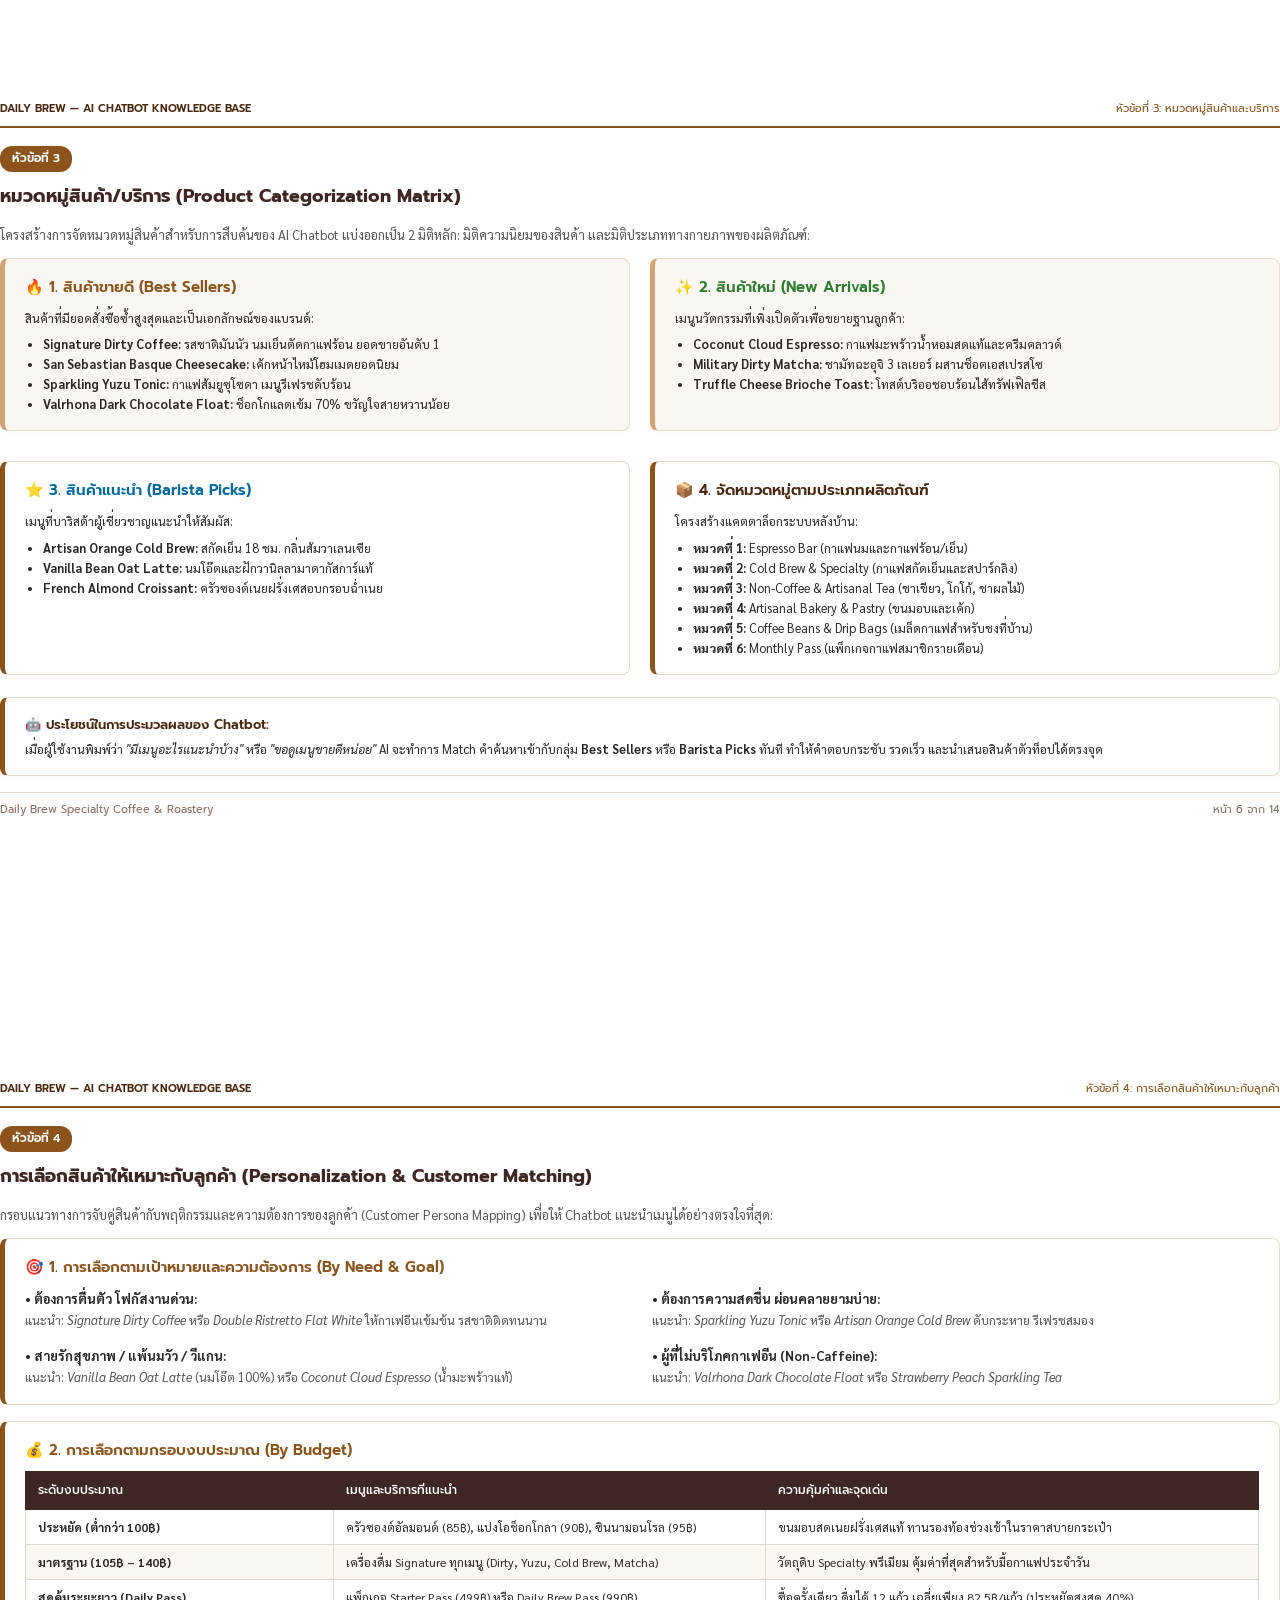
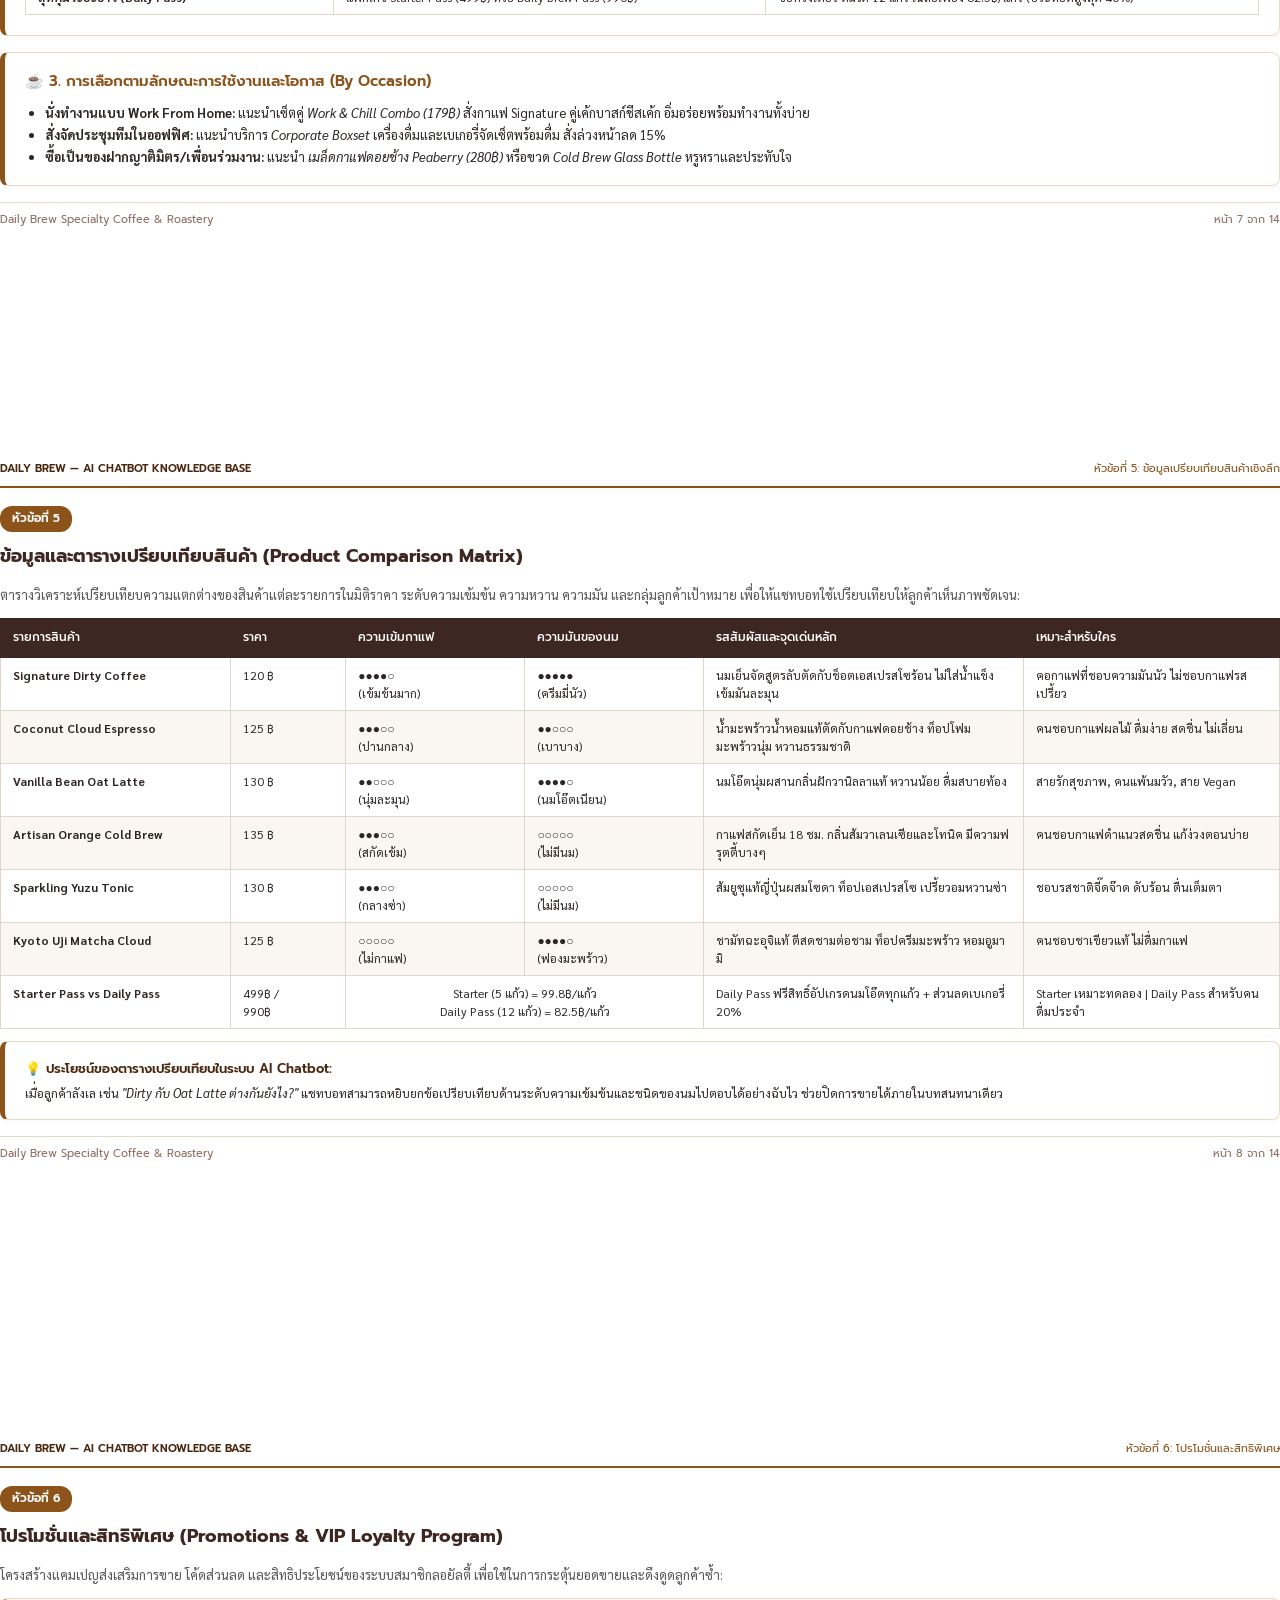
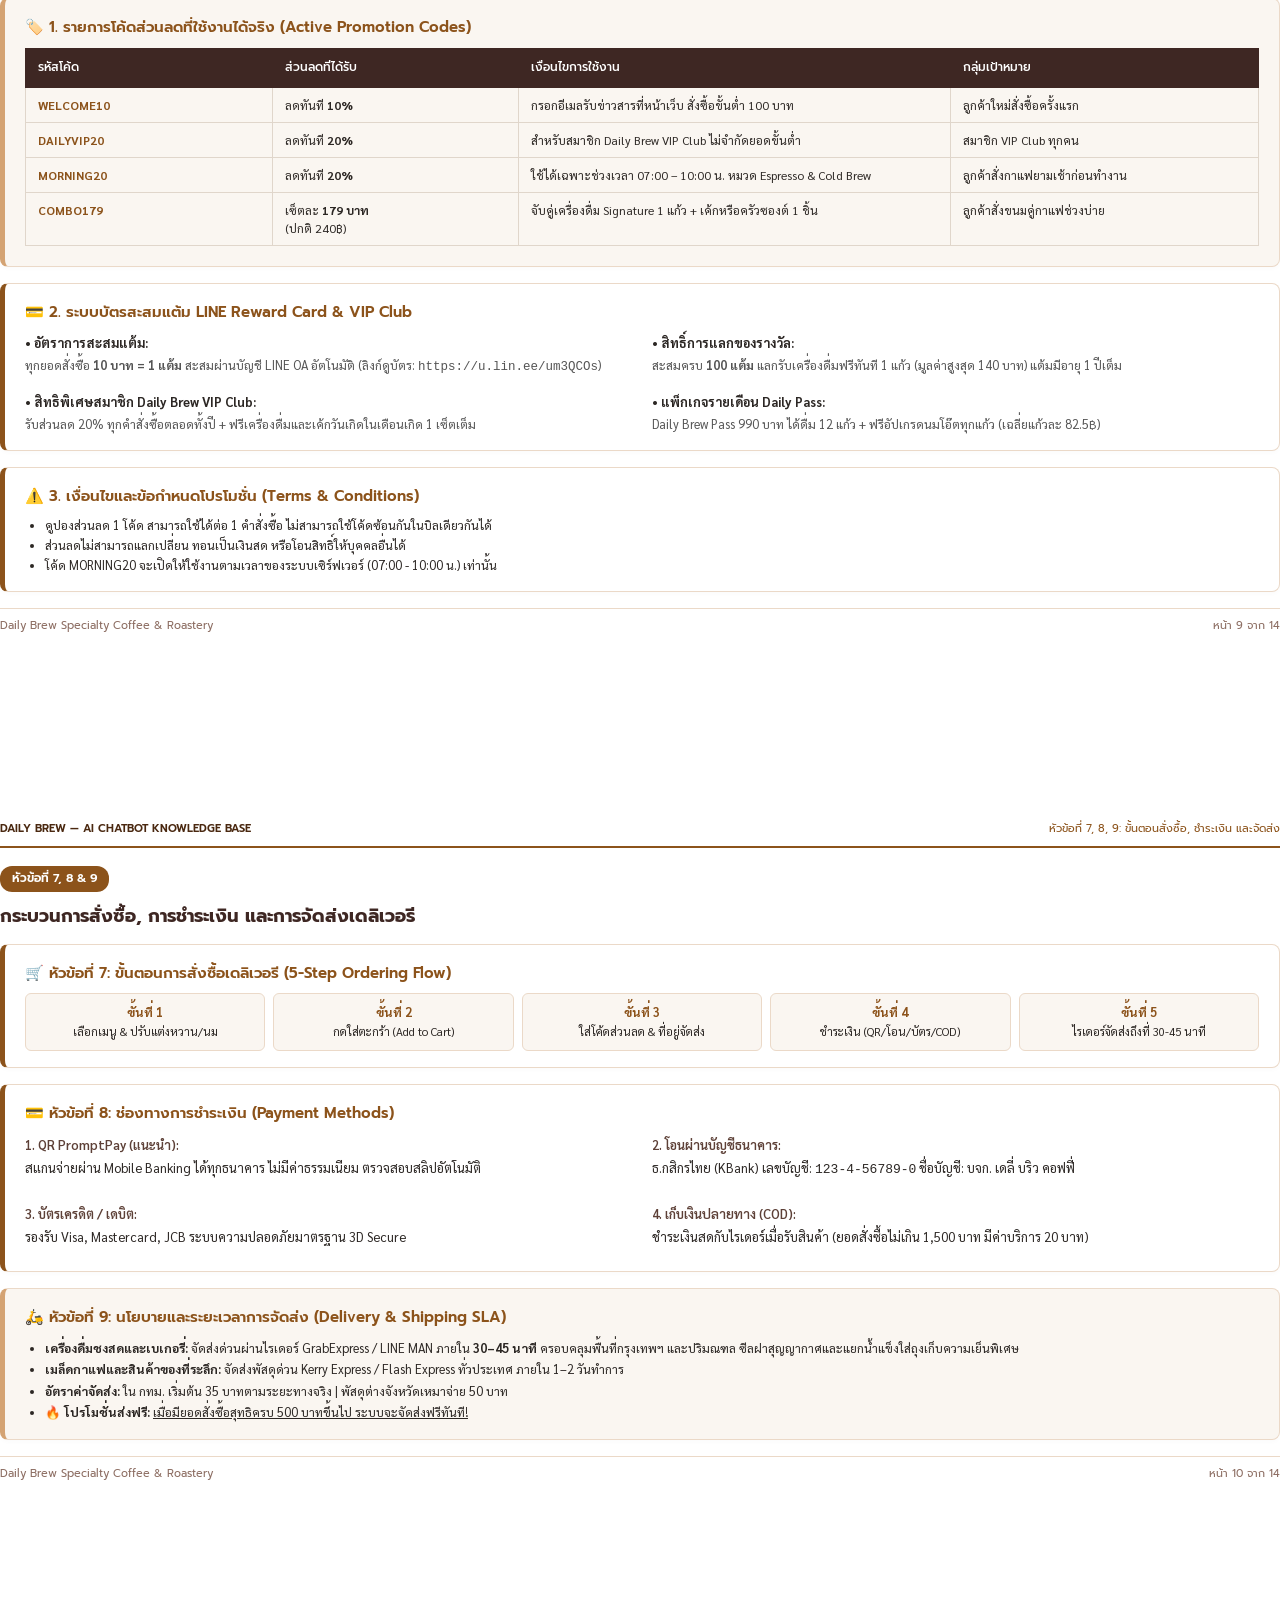
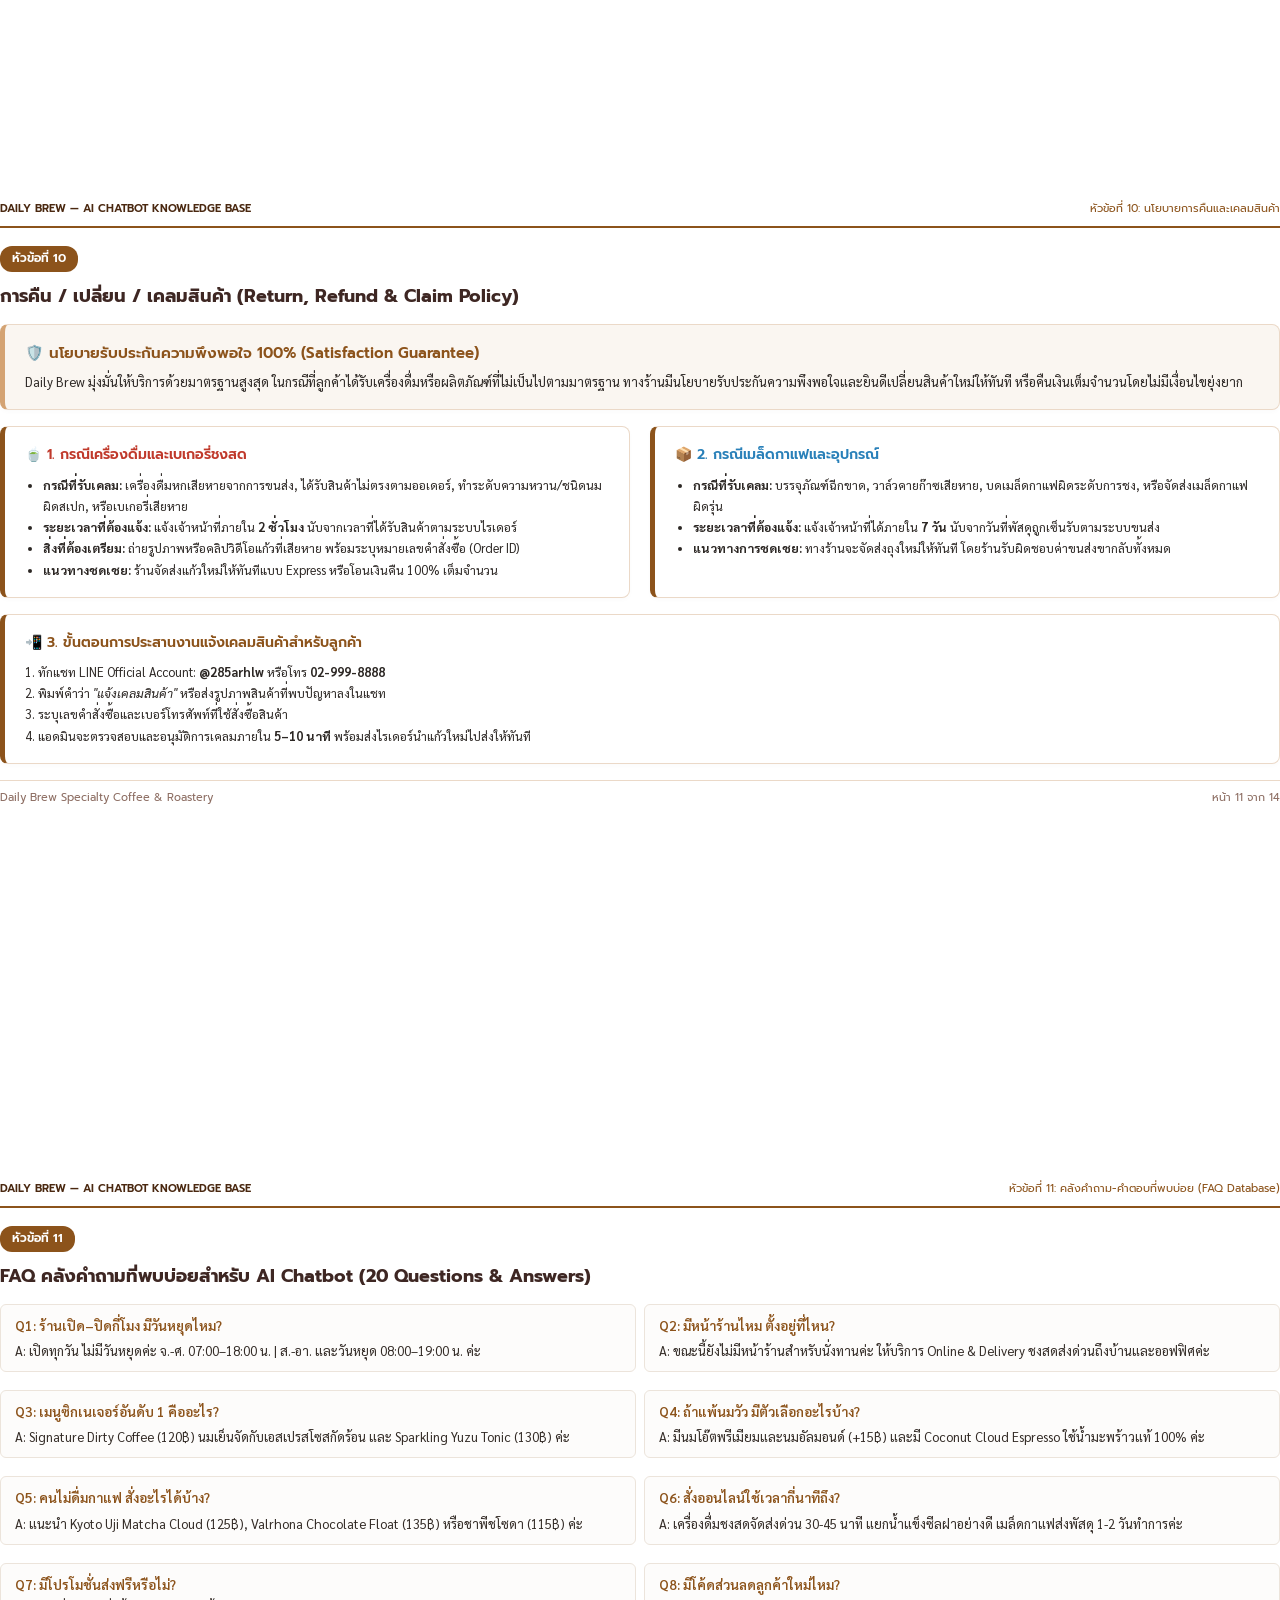
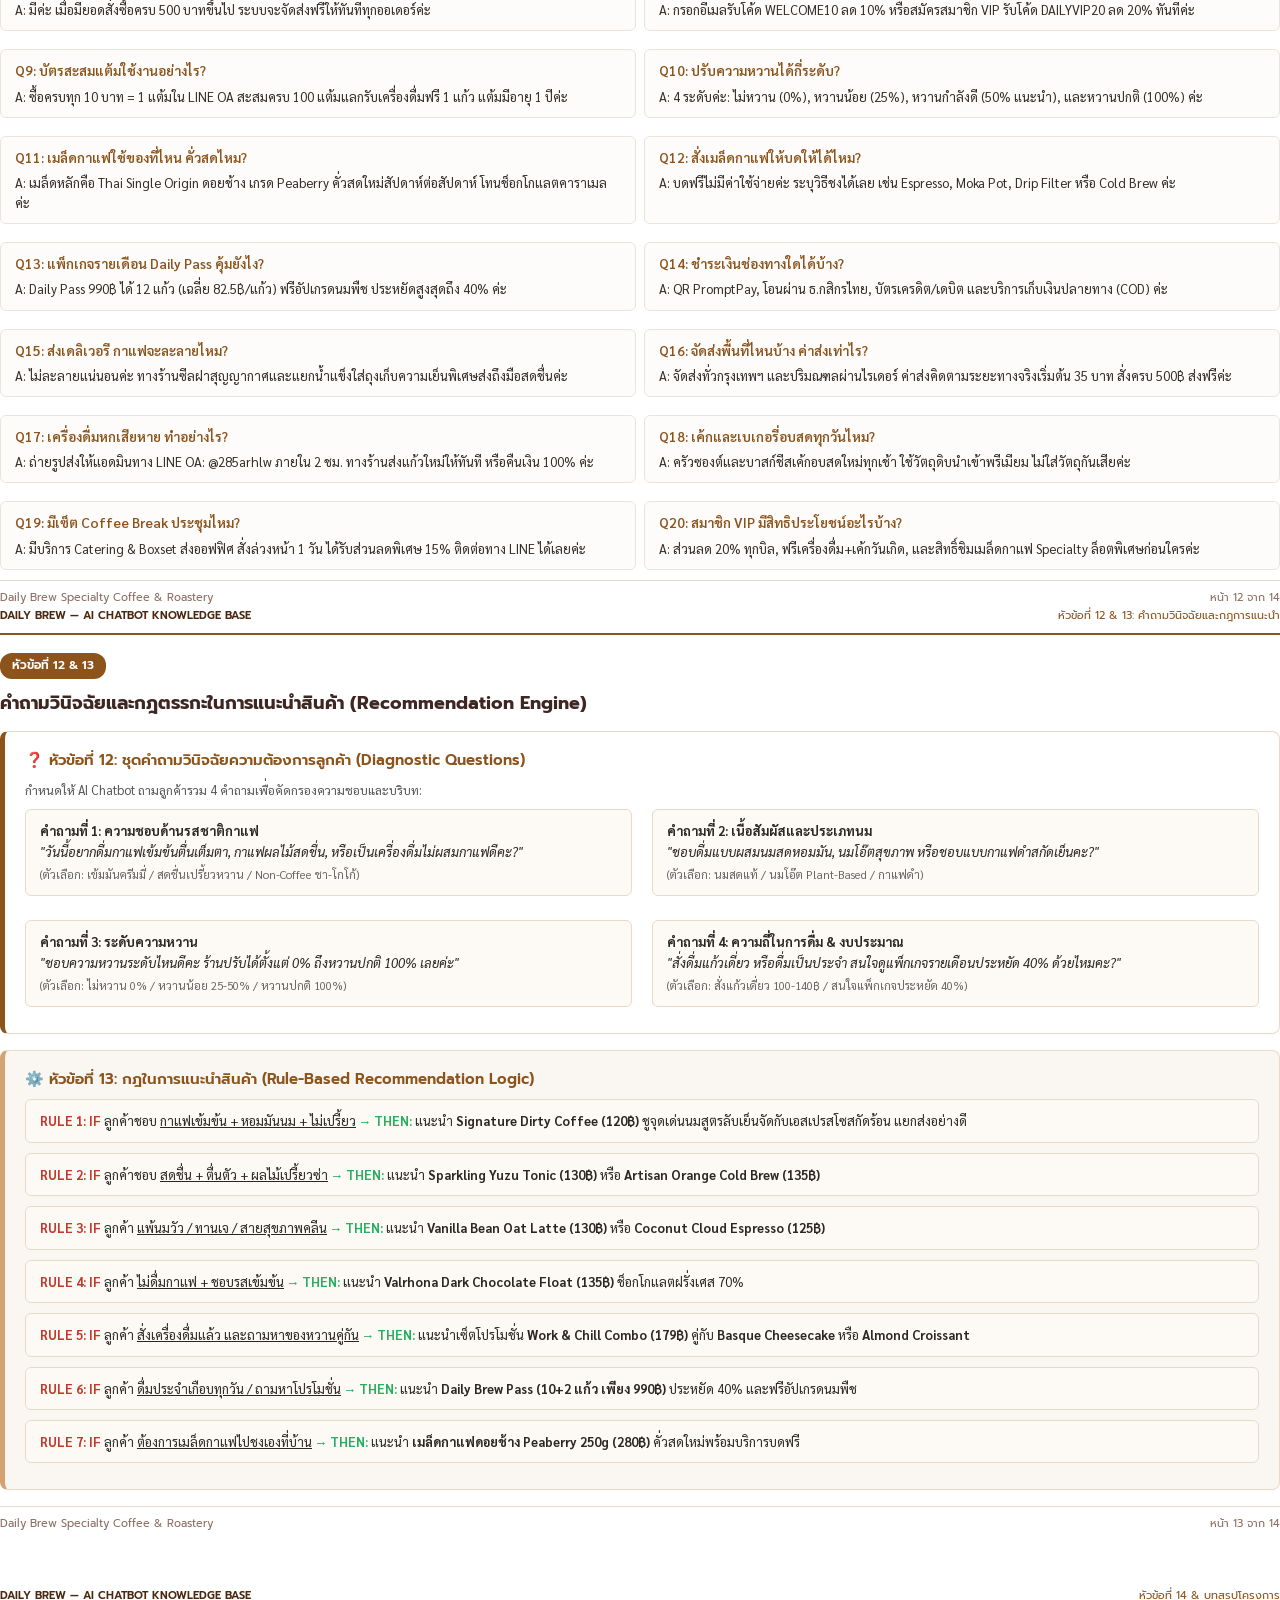
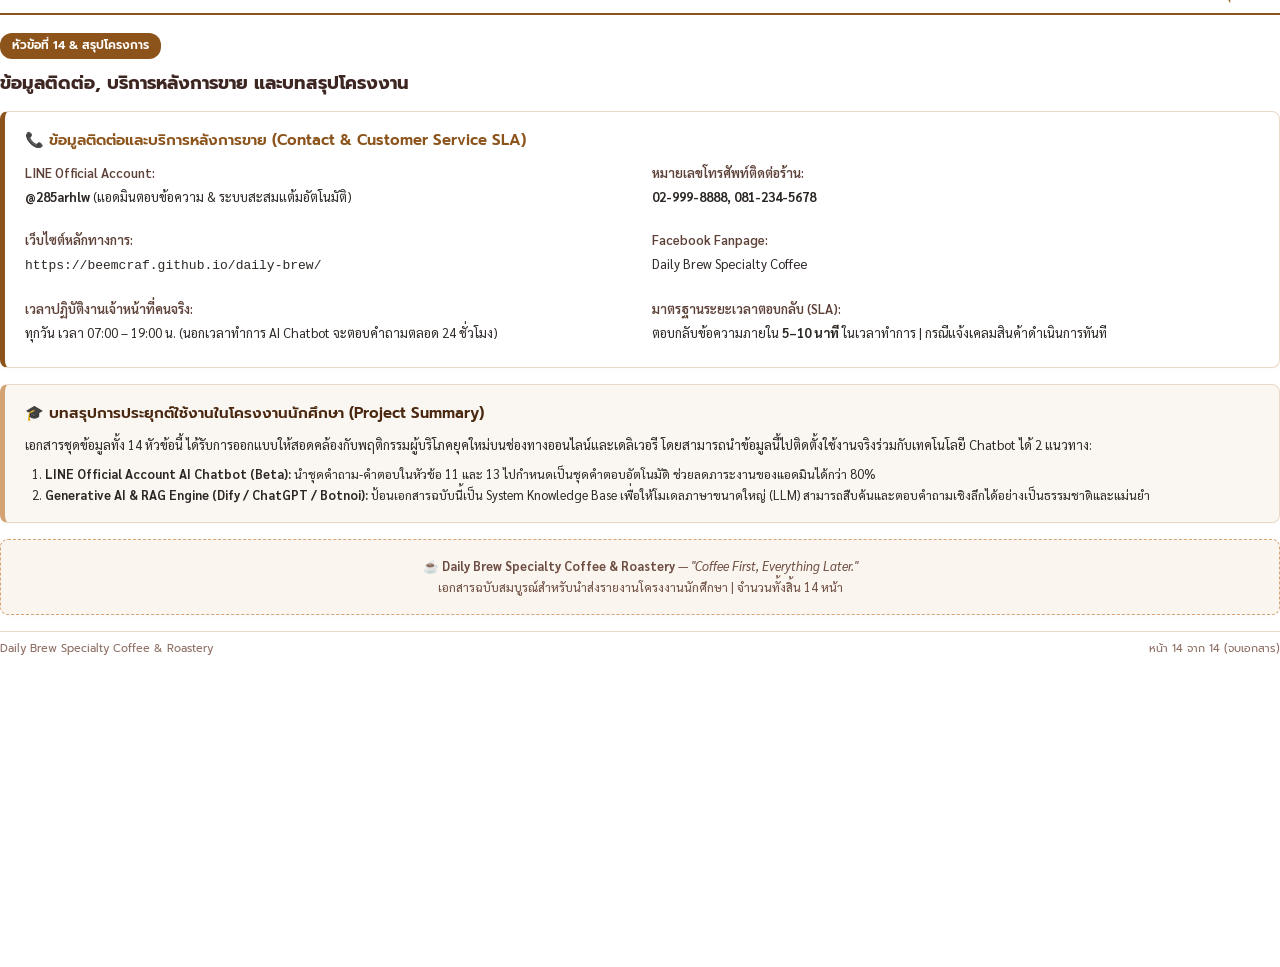
<file: DailyBrew_Chatbot_KnowledgeBase_Expanded.html>
<!DOCTYPE html>
<html lang="th">
<head>
  <meta charset="UTF-8">
  <title>เอกสารข้อมูลร้านค้าและฐานความรู้สำหรับ AI Chatbot — Daily Brew</title>
  <link rel="preconnect" href="https://fonts.googleapis.com">
  <link rel="preconnect" href="https://fonts.gstatic.com" crossorigin>
  <link href="https://fonts.googleapis.com/css2?family=Prompt:ital,wght@0,300;0,400;0,500;0,600;0,700;1,400&family=Sarabun:ital,wght@0,300;0,400;0,500;0,600;0,700;1,400&display=swap" rel="stylesheet">
  <style>
    @page {
      size: A4 portrait;
      margin: 16mm 18mm 16mm 18mm;
    }
    
    * {
      box-sizing: border-box;
      -webkit-print-color-adjust: exact !important;
      print-color-adjust: exact !important;
    }

    body {
      font-family: 'Sarabun', 'Prompt', -apple-system, BlinkMacSystemFont, 'Segoe UI', Roboto, sans-serif;
      font-size: 13px;
      line-height: 1.65;
      color: #2c2724;
      background-color: #ffffff;
      margin: 0;
      padding: 0;
    }

    .page {
      page-break-after: always !important; break-after: page !important;
      min-height: 980px;
      display: block; clear: both;
      position: relative;
    }

    .page:last-child {
      page-break-after: avoid;
    }

    h1, h2, h3, h4 {
      font-family: 'Prompt', sans-serif;
      color: #24160e;
      margin: 0 0 8px 0;
      font-weight: 600;
    }

    /* Page Header & Footer */
    .page-header {
      border-bottom: 2px solid #8c531b;
      padding-bottom: 8px;
      margin-bottom: 18px;
      display: flex;
      justify-content: space-between;
      align-items: center;
      font-size: 11px;
      color: #8c531b;
      font-family: 'Prompt', sans-serif;
    }

    .page-header span.doc-title {
      font-weight: 600;
      color: #4a2810;
    }

    .page-footer {
      margin-top: auto;
      border-top: 1px solid #ebd9c8;
      padding-top: 8px;
      display: flex;
      justify-content: space-between;
      align-items: center;
      font-size: 11px;
      color: #8d6e63;
      font-family: 'Prompt', sans-serif;
    }

    /* Content Cards */
    .card {
      background: #ffffff;
      border: 1px solid #ebd9c8;
      border-left: 5px solid #8c531b;
      border-radius: 8px;
      padding: 16px 20px;
      margin-bottom: 16px;
      box-shadow: 0 2px 5px rgba(0,0,0,0.02);
    }

    .card.highlight {
      background: #faf6f1;
      border-left-color: #d4a373;
    }

    .topic-badge {
      display: inline-block;
      background: #8c531b;
      color: #ffffff;
      font-family: 'Prompt', sans-serif;
      font-size: 12px;
      font-weight: 600;
      padding: 3px 12px;
      border-radius: 12px;
      margin-bottom: 10px;
    }

    .topic-title {
      font-size: 18px;
      color: #3e2723;
      font-weight: 700;
      margin-bottom: 12px;
    }

    .grid-2 {
      display: grid;
      grid-template-columns: 1fr 1fr;
      gap: 14px 20px;
    }

    .info-item {
      margin-bottom: 8px;
    }

    .info-label {
      font-weight: 600;
      color: #5d4037;
      display: block;
      margin-bottom: 2px;
      font-size: 13px;
    }

    .info-val {
      color: #2c2724;
      font-size: 13px;
    }

    table {
      width: 100%;
      border-collapse: collapse;
      font-size: 12px;
      margin: 12px 0;
    }

    th {
      background: #3e2723;
      color: #ffffff;
      padding: 9px 12px;
      text-align: left;
      font-family: 'Prompt', sans-serif;
      font-weight: 500;
      border: 1px solid #3e2723;
    }

    td {
      padding: 8px 12px;
      border: 1px solid #e0d6cb;
      vertical-align: top;
      line-height: 1.5;
    }

    tr:nth-child(even) td {
      background-color: #faf6f1;
    }

    .tag {
      display: inline-block;
      padding: 2px 7px;
      border-radius: 4px;
      font-size: 10.5px;
      font-weight: 600;
      margin-right: 4px;
    }

    .tag-gold { background: #fff8e1; color: #b78103; border: 1px solid #ffe082; }
    .tag-green { background: #e8f5e9; color: #2e7d32; border: 1px solid #c8e6c9; }
    .tag-blue { background: #e0f2fe; color: #0369a1; border: 1px solid #bae6fd; }

    .faq-block {
      background: #fdfcfb;
      border: 1px solid #ece4db;
      border-radius: 6px;
      padding: 10px 14px;
      margin-bottom: 10px;
    }

    .faq-q {
      font-weight: 600;
      color: #8c531b;
      margin-bottom: 4px;
      font-size: 13.5px;
    }

    .faq-a {
      color: #332b26;
      font-size: 13px;
      line-height: 1.55;
    }

    .rule-card {
      background: #fdfaf6;
      border: 1px solid #ebd9c8;
      border-radius: 6px;
      padding: 10px 14px;
      margin-bottom: 10px;
      font-size: 13px;
    }

    .rule-if { color: #c0392b; font-weight: 700; }
    .rule-then { color: #27ae60; font-weight: 700; }

    /* Cover Page Styles */
    .cover-container {
      display: flex;
      flex-direction: column;
      justify-content: center;
      align-items: center;
      text-align: center;
      height: 940px;
      border: 3px double #8c531b;
      padding: 40px 30px;
      background: radial-gradient(circle at center, #ffffff 0%, #faf5ef 100%);
      border-radius: 12px;
    }

    .cover-logo {
      font-size: 52px;
      margin-bottom: 16px;
    }

    .cover-title {
      font-size: 26px;
      color: #3e2723;
      font-weight: 700;
      line-height: 1.4;
      margin-bottom: 12px;
    }

    .cover-subtitle {
      font-size: 16px;
      color: #8c531b;
      font-weight: 500;
      margin-bottom: 30px;
    }

    .cover-divider {
      width: 120px;
      height: 3px;
      background: #d4a373;
      margin: 0 auto 35px auto;
    }

    .cover-info-box {
      background: #ffffff;
      border: 1px solid #ebd9c8;
      border-radius: 8px;
      padding: 24px 36px;
      text-align: left;
      width: 80%;
      box-shadow: 0 4px 10px rgba(0,0,0,0.03);
      font-size: 14px;
      line-height: 1.8;
    }

    .cover-badge {
      display: inline-block;
      background: #3e2723;
      color: #ffffff;
      padding: 6px 18px;
      border-radius: 20px;
      font-size: 12.5px;
      margin-top: 35px;
      font-family: 'Prompt', sans-serif;
    }
  </style>
</head>
<body>

  <!-- ================= PAGE 1: COVER PAGE ================= -->
  <div class="page">
    <div class="cover-container">
      <div class="cover-logo">☕</div>
      <h1 class="cover-title">
        เอกสารนำเสนอข้อมูลร้านค้าและคลังความรู้สำหรับ AI Chatbot<br>
        (Business Knowledge Base & AI Chatbot Specification)
      </h1>
      <p class="cover-subtitle">
        โครงการพัฒนาช่องทางธุรกิจดิจิทัลและระบบตอบกลับอัตโนมัติ<br>
        ร้าน Daily Brew (Specialty Coffee & Roastery)
      </p>
      <div class="cover-divider"></div>

      <div class="cover-info-box">
        <div style="margin-bottom: 6px;"><strong>ชื่อธุรกิจ:</strong> Daily Brew (Specialty Coffee & Roastery)</div>
        <div style="margin-bottom: 6px;"><strong>รูปแบบธุรกิจ:</strong> Cloud Roastery & Online Delivery 100% (ไม่มีหน้าร้าน)</div>
        <div style="margin-bottom: 6px;"><strong>วัตถุประสงค์:</strong> เพื่อจัดเตรียมข้อมูล 14 หัวข้อตามเกณฑ์ สำหรับฝึกสอน AI Chatbot</div>
        <div style="margin-bottom: 6px;"><strong>รายวิชา:</strong> โครงงานการตลาดดิจิทัลและเทคโนโลยีสารสนเทศ (Digital Project)</div>
        <div style="margin-bottom: 6px;"><strong>ช่องทางจำหน่าย:</strong> เว็บไซต์ทางการ <code>beemcraf.github.io/daily-brew/</code> & Delivery</div>
        <div><strong>วันที่จัดทำเอกสาร:</strong> ภาคเรียนปัจจุบัน ปีการศึกษา 2569</div>
      </div>

      <div class="cover-badge">
        เอกสารฉบับสมบูรณ์ (14 หัวข้อครบถ้วนตามข้อกำหนด)
      </div>
    </div>
  </div>

  <!-- ================= PAGE 2: TABLE OF CONTENTS ================= -->
  <div class="page">
    <div class="page-header">
      <span class="doc-title">DAILY BREW — AI CHATBOT KNOWLEDGE BASE</span>
      <span>สารบัญเนื้อหา</span>
    </div>

    <div class="card highlight">
      <h2 style="font-size: 20px; color: #3e2723; margin-bottom: 10px;">📋 สารบัญโครงสร้างเนื้อหา (14 หัวข้อหลัก)</h2>
      <p style="margin: 0; color: #6d4c41; font-size: 13.5px;">
        เอกสารฉบับนี้ถูกจัดทำขึ้นเพื่อเป็นฐานข้อมูลอ้างอิงระดับองค์กรสำหรับร้าน Daily Brew โดยรวบรวมเนื้อหาครบถ้วนตามกรอบการจัดทำ AI Chatbot ที่สถาบันกำหนดไว้ 14 หัวข้อหลัก เพื่อนำไปใช้เป็น System Prompt และ Knowledge Retrieval (RAG):
      </p>
    </div>

    <div class="card" style="padding: 10px 20px;">
      <table style="margin: 4px 0;">
        <thead>
          <tr>
            <th style="width: 15%;">ลำดับ</th>
            <th style="width: 65%;">ชื่อหัวข้อและรายละเอียดสาระสำคัญ</th>
            <th style="width: 20%; text-align: center;">หน้า</th>
          </tr>
        </thead>
        <tbody>
          <tr>
            <td><strong>หัวข้อที่ 1</strong></td>
            <td><strong>ข้อมูลทั่วไปของร้าน/ธุรกิจ (Business Profile)</strong> — ชื่อ, สโลแกน, โมเดลธุรกิจ, ช่องทางติดต่อ</td>
            <td style="text-align: center;">หน้า 3</td>
          </tr>
          <tr>
            <td><strong>หัวข้อที่ 2</strong></td>
            <td><strong>ข้อมูลสินค้าและบริการ (Products & Services Part 1)</strong> — เมนู Espresso Bar & Cold Brew</td>
            <td style="text-align: center;">หน้า 4</td>
          </tr>
          <tr>
            <td><strong>หัวข้อที่ 2</strong></td>
            <td><strong>ข้อมูลสินค้าและบริการ (Products & Services Part 2)</strong> — Non-Coffee, เบเกอรี่, เมล็ดกาแฟคั่ว</td>
            <td style="text-align: center;">หน้า 5</td>
          </tr>
          <tr>
            <td><strong>หัวข้อที่ 3</strong></td>
            <td><strong>หมวดหมู่สินค้าและบริการ (Product Categorization)</strong> — ขายดี, มาใหม่, ซิกเนเจอร์</td>
            <td style="text-align: center;">หน้า 6</td>
          </tr>
          <tr>
            <td><strong>หัวข้อที่ 4</strong></td>
            <td><strong>การเลือกสินค้าให้เหมาะกับลูกค้า (Personalization Guide)</strong> — ตามความต้องการ, งบประมาณ, โอกาส</td>
            <td style="text-align: center;">หน้า 7</td>
          </tr>
          <tr>
            <td><strong>หัวข้อที่ 5</strong></td>
            <td><strong>ข้อมูลและตารางเปรียบเทียบสินค้า (Product Comparison Matrix)</strong> — วิเคราะห์คุณสมบัติและรสสัมผัส</td>
            <td style="text-align: center;">หน้า 8</td>
          </tr>
          <tr>
            <td><strong>หัวข้อที่ 6</strong></td>
            <td><strong>โปรโมชั่นและสิทธิพิเศษ (Promotions & VIP Privileges)</strong> — โค้ดส่วนลด, บัตรสะสมแต้ม, Daily Pass</td>
            <td style="text-align: center;">หน้า 9</td>
          </tr>
          <tr>
            <td><strong>หัวข้อที่ 7-9</strong></td>
            <td><strong>ขั้นตอนการสั่งซื้อ, ชำระเงิน และการจัดส่งเดลิเวอรี (Ordering, Payment & Delivery)</strong></td>
            <td style="text-align: center;">หน้า 10</td>
          </tr>
          <tr>
            <td><strong>หัวข้อที่ 10</strong></td>
            <td><strong>นโยบายการคืน, เปลี่ยน และเคลมสินค้า (Refund & Claim Policy)</strong> — การประกันความพึงพอใจ</td>
            <td style="text-align: center;">หน้า 11</td>
          </tr>
          <tr>
            <td><strong>หัวข้อที่ 11</strong></td>
            <td><strong>คลังคำถาม-คำตอบที่พบบ่อย (FAQ Database 20 ข้อ)</strong> — เจาะลึกคำถามลูกค้ายอดนิยม</td>
            <td style="text-align: center;">หน้า 12</td>
          </tr>
          <tr>
            <td><strong>หัวข้อที่ 12-13</strong></td>
            <td><strong>คำถามวินิจฉัยและกฎในการแนะนำสินค้า (Diagnostic Questions & Decision Rules)</strong></td>
            <td style="text-align: center;">หน้า 13</td>
          </tr>
          <tr>
            <td><strong>หัวข้อที่ 14</strong></td>
            <td><strong>ข้อมูลติดต่อ, บริการหลังการขาย และสถาปัตยกรรมระบบ (Contact & Chatbot Architecture)</strong></td>
            <td style="text-align: center;">หน้า 14</td>
          </tr>
        </tbody>
      </table>
    </div>

    <div class="page-footer">
      <span>Daily Brew Specialty Coffee & Roastery</span>
      <span>หน้า 2 จาก 14</span>
    </div>
  </div>

  <!-- ================= PAGE 3: TOPIC 1 ================= -->
  <div class="page">
    <div class="page-header">
      <span class="doc-title">DAILY BREW — AI CHATBOT KNOWLEDGE BASE</span>
      <span>หัวข้อที่ 1: ข้อมูลทั่วไปของร้าน</span>
    </div>

    <span class="topic-badge">หัวข้อที่ 1</span>
    <h2 class="topic-title">ข้อมูลทั่วไปของร้าน/ธุรกิจ (General Business Profile)</h2>

    <div class="card highlight">
      <h3 style="color: #4a2810; margin-bottom: 6px;">☕ อัตลักษณ์และแนวคิดของแบรนด์ (Brand Identity)</h3>
      <p style="margin: 0; line-height: 1.7;">
        <strong>Daily Brew</strong> คือแบรนด์กาแฟสเปเชียลตี้และโรงคั่วขนาดเล็ก (Specialty Coffee & Micro Roastery) ที่ดำเนินธุรกิจภายใต้แนวคิด <em>"Coffee First, Everything Later."</em> มุ่งเน้นการส่งมอบคุณภาพกาแฟระดับ Specialty สู่มือผู้บริโภคด้วยความสดใหม่ โดยคัดสรรเมล็ดกาแฟสายพันธุ์ไทยจากแหล่งปลูกที่มีชื่อเสียง ผสานเทคนิคการคั่วอย่างประณีต เพื่อให้ทุกแก้วที่จัดส่งถึงมือลูกค้ารักษาอรรถรสและเอกลักษณ์ของกาแฟได้อย่างสมบูรณ์แบบ
      </p>
    </div>

    <div class="card">
      <h3 style="color: #4a2810; margin-bottom: 12px;">🏢 รายละเอียดการดำเนินงานและข้อมูลติดต่อ</h3>
      <div class="grid-2">
        <div class="info-item">
          <span class="info-label">ชื่อร้าน / แบรนด์:</span>
          <span class="info-val"><strong>Daily Brew (เดลี่ บริว)</strong> | Specialty Coffee & Roastery</span>
        </div>
        <div class="info-item">
          <span class="info-label">ประเภทธุรกิจ:</span>
          <span class="info-val">โรงคั่วกาแฟสเปเชียลตี้ & สตูดิโอชงเครื่องดื่มออนไลน์เดลิเวอรี 100%</span>
        </div>
        <div class="info-item" style="grid-column: span 2;">
          <span class="info-label">สถานะหน้าร้านและที่ตั้ง:</span>
          <span class="info-val">
            <span class="tag tag-blue">🛵 Online & Delivery 100% (ขณะนี้ยังไม่มีหน้าร้านสำหรับนั่งทาน)</span><br>
            ดำเนินการชงสดแก้วต่อแก้วส่งตรงจากสตูดิโอคั่วกาแฟในเขตกรุงเทพมหานคร ให้บริการจัดส่งถึงบ้านและที่ทำงานผ่านเว็บไซต์และแอปพลิเคชัน (มีแผนเปิด Flagship Store นั่งทานในอนาคต)
          </span>
        </div>
        <div class="info-item">
          <span class="info-label">เวลาเปิดทำการรับออเดอร์:</span>
          <span class="info-val">
            • วันจันทร์ – วันศุกร์: 07:00 – 18:00 น.<br>
            • วันเสาร์ – วันอาทิตย์ และวันหยุดนักขัตฤกษ์: 08:00 – 19:00 น.
          </span>
        </div>
        <div class="info-item">
          <span class="info-label">ช่องทางติดต่อเจ้าหน้าที่:</span>
          <span class="info-val">
            • เบอร์โทรศัพท์: 02-999-8888, 081-234-5678<br>
            • LINE Official Account: <strong>@285arhlw</strong><br>
            • อีเมล: dailybrew.coffee@gmail.com
          </span>
        </div>
        <div class="info-item" style="grid-column: span 2;">
          <span class="info-label">ช่องทางการสั่งซื้อสินค้า:</span>
          <span class="info-val">
            1) <strong>เว็บไซต์หลัก (Direct Order):</strong> <code>https://beemcraf.github.io/daily-brew/</code> (พร้อมระบบคำนวณส่วนลดและสะสมแต้ม)<br>
            2) <strong>Delivery Application:</strong> GrabFood, LINE MAN, Robinhood (พิมพ์ค้นหา "Daily Brew Specialty Coffee")
          </span>
        </div>
      </div>
    </div>

    <div class="card">
      <h3 style="color: #4a2810; margin-bottom: 6px;">✨ 4 จุดเด่นเชิงกลยุทธ์ของร้าน (Core Strengths)</h3>
      <ul style="margin: 0; padding-left: 20px; line-height: 1.7;">
        <li><strong>Single Origin คัดเกรดพิเศษ:</strong> ใช้เมล็ดกาแฟดอยช้าง เกรด Peaberry เมล็ดโทนกลมเอกลักษณ์ ให้บอดี้แน่น ช็อกโกแลต คาราเมล</li>
        <li><strong>บรรจุภัณฑ์สุญญากาศสำหรับเดลิเวอรี:</strong> ออกแบบการจัดส่งแยกชั้นน้ำแข็งและซีลสุญญากาศพิเศษ ส่งถึงมือเย็นเจี๊ยบ ไม่ละลาย</li>
        <li><strong>ทางเลือก Plant-Based ครบครัน:</strong> รองรับสายสุขภาพด้วยนมโอ๊ตพรีเมียมจากสวีเดน (Oatly) และนมอัลมอนด์นำเข้า</li>
        <li><strong>Customer Data Platform (CDP):</strong> ระบบสะสมแต้ม LINE Reward Card 10 บาท = 1 แต้ม และสมาชิกระดับ VIP รับส่วนลด 20%</li>
      </ul>
    </div>

    <div class="page-footer">
      <span>Daily Brew Specialty Coffee & Roastery</span>
      <span>หน้า 3 จาก 14</span>
    </div>
  </div>

  <!-- ================= PAGE 4: TOPIC 2 PART 1 ================= -->
  <div class="page">
    <div class="page-header">
      <span class="doc-title">DAILY BREW — AI CHATBOT KNOWLEDGE BASE</span>
      <span>หัวข้อที่ 2: ข้อมูลสินค้าและบริการ (หมวดกาแฟ)</span>
    </div>

    <span class="topic-badge">หัวข้อที่ 2 (ส่วนที่ 1)</span>
    <h2 class="topic-title">ข้อมูลสินค้า/บริการ — หมวด Espresso Bar & Cold Brew</h2>

    <p style="margin-top: 0; color: #555;">
      ข้อมูลแคตตาล็อกสินค้าที่ผ่านการจัดโครงสร้างอย่างเป็นระบบ เพื่อให้ AI Chatbot สามารถดึงคุณลักษณะ ราคา ส่วนผสม และตัวเลือกในการตอบคำถามลูกค้าได้อย่างถูกต้องแม่นยำ:
    </p>

    <table>
      <thead>
        <tr>
          <th style="width: 20%;">ชื่อเมนู</th>
          <th style="width: 10%;">ราคา</th>
          <th style="width: 40%;">รายละเอียดและจุดเด่นของเมนู</th>
          <th style="width: 30%;">ตัวเลือกที่ปรับแต่งได้ (Options)</th>
        </tr>
      </thead>
      <tbody>
        <tr>
          <td>
            <strong>Signature Dirty Coffee</strong><br>
            <span class="tag tag-gold">Best Seller ⭐</span>
          </td>
          <td><strong>120 ฿</strong></td>
          <td>ดับเบิลช็อตเอสเปรสโซสกัดร้อน ไหลรินลงสู่นมสดผสมครีมสูตรลับเย็นจัด หอมมันเข้มข้น ไม่ใส่น้ำแข็ง แยกส่งชั้นความเย็นอย่างดี</td>
          <td>
            • ความหวาน: 0%, 25%, 50%, 100%<br>
            • นม: นมสดพรีเมียม / นมโอ๊ต (+15฿)<br>
            • Extra Shot: +20฿
          </td>
        </tr>
        <tr>
          <td>
            <strong>Coconut Cloud Espresso</strong><br>
            <span class="tag tag-gold">Signature 🥥</span>
          </td>
          <td><strong>125 ฿</strong></td>
          <td>น้ำมะพร้าวน้ำหอมสดแท้ 100% ท็อปด้วยเอสเปรสโซสกัดร้อนและฟองครีมมะพร้าวนุ่ม หอมหวานธรรมชาติ สดชื่นเบาสบาย</td>
          <td>
            • ความหวาน: ธรรมชาติ 100% / หวานน้อย<br>
            • กาแฟ: คั่วกลาง / คั่วเข้ม<br>
            • Extra Shot: +20฿
          </td>
        </tr>
        <tr>
          <td>
            <strong>Vanilla Bean Oat Latte</strong><br>
            <span class="tag tag-green">Plant-Based 🌾</span>
          </td>
          <td><strong>130 ฿</strong></td>
          <td>กาแฟลาเต้นมโอ๊ตเกรดพรีเมียมนำเข้าจากสวีเดน ผสานฝักวานิลลาแท้มาดากัสการ์ หอมนุ่มละมุน ย่อยง่าย สุขภาพดี</td>
          <td>
            • อุณหภูมิ: ร้อน / เย็น<br>
            • ความหวาน: 0%, 25%, 50%<br>
            • นม: นมโอ๊ต / นมอัลมอนด์
          </td>
        </tr>
        <tr>
          <td>
            <strong>Velvet Flat White</strong><br>
            <span class="tag tag-gold">Barista Cup ☕</span>
          </td>
          <td><strong>105 ฿</strong></td>
          <td>ดับเบิลริสเตรตโต้คั่วกลาง ผสานนมสตีมเนียนนุ่มดุจแพรไหม บอดี้แน่น ละมุนคอ รสชาติเข้มข้นกลมกล่อม</td>
          <td>
            • อุณหภูมิ: ร้อน / เย็น<br>
            • ความหวาน: 0%, 50%, 100%<br>
            • เปลี่ยนเป็นนมโอ๊ต (+15฿)
          </td>
        </tr>
        <tr>
          <td>
            <strong>Artisan Orange Cold Brew</strong><br>
            <span class="tag tag-blue">Signature Cold Brew 🍊</span>
          </td>
          <td><strong>135 ฿</strong></td>
          <td>กาแฟสกัดเย็นนาน 18 ชั่วโมง ผสานกลิ่นหอมของผิวส้มวาเลนเซียอบแห้งและโทนิค บรรจุขวดแก้วพรีเมียม สดชื่น ปลุกพลังยามบ่าย</td>
          <td>
            • ระดับความซ่า: โซดาปกติ / Extra Tonic<br>
            • ความหวาน: 0% / 50%<br>
            • บรรจุขวดแก้วพร้อมดื่ม
          </td>
        </tr>
        <tr>
          <td>
            <strong>Sparkling Yuzu Tonic</strong><br>
            <span class="tag tag-gold">Refreshing 🍋</span>
          </td>
          <td><strong>130 ฿</strong></td>
          <td>น้ำส้มยูซุแท้ 100% จากประเทศญี่ปุ่น ผสานโซดาซ่าและช็อตเอสเปรสโซดอยช้าง เปรี้ยวหวานซ่า สดชื่นตื่นเต็มตา</td>
          <td>
            • ความหวาน: หวานปกติ / หวาน 50%<br>
            • Extra Shot: +20฿<br>
            • เสิร์ฟแยกน้ำแข็ง
          </td>
        </tr>
      </tbody>
    </table>

    <div class="card" style="margin-top: 10px;">
      <strong>💡 มาตรฐานคุณภาพการจัดส่งเครื่องดื่ม (Beverage Delivery QA):</strong>
      <p style="margin: 4px 0 0 0; font-size: 12.5px;">
        เครื่องดื่มเย็นทุกแก้วในหมวดนี้ จะถูกจัดส่งโดยแยกน้ำแข็งลงในถุงฟอยล์เก็บความเย็น ฝาแก้วปิดด้วยแผ่นซีลสุญญากาศกันหก 100% เพื่อให้รสชาติและเลเยอร์ของกาแฟสดใหม่เหมือนทานที่บาร์
      </p>
    </div>

    <div class="page-footer">
      <span>Daily Brew Specialty Coffee & Roastery</span>
      <span>หน้า 4 จาก 14</span>
    </div>
  </div>

  <!-- ================= PAGE 5: TOPIC 2 PART 2 ================= -->
  <div class="page">
    <div class="page-header">
      <span class="doc-title">DAILY BREW — AI CHATBOT KNOWLEDGE BASE</span>
      <span>หัวข้อที่ 2: ข้อมูลสินค้าและบริการ (Non-Coffee & Bakery)</span>
    </div>

    <span class="topic-badge">หัวข้อที่ 2 (ส่วนที่ 2)</span>
    <h2 class="topic-title">ข้อมูลสินค้า/บริการ — Non-Coffee, เบเกอรีโฮมเมด และเมล็ดกาแฟ</h2>

    <table>
      <thead>
        <tr>
          <th style="width: 22%;">ชื่อสินค้า</th>
          <th style="width: 10%;">ราคา</th>
          <th style="width: 38%;">รายละเอียดและจุดเด่น</th>
          <th style="width: 30%;">ตัวเลือก / ข้อมูลการจัดส่ง</th>
        </tr>
      </thead>
      <tbody>
        <tr>
          <td>
            <strong>Kyoto Uji Matcha Cloud</strong><br>
            <span class="tag tag-green">Ceremonial Grade 🍵</span>
          </td>
          <td><strong>125 ฿</strong></td>
          <td>มัทฉะเกรดพิธีชงนำเข้าจากเมืองอุจิ เกียวโต ตีสดชามต่อชาม ท็อปด้วยโฟมนมมะพร้าวเนื้อนุ่มละมุน หอมเข้มข้น ไม่หวานเลี่ยน</td>
          <td>
            • ความหวาน: 0%, 25%, 50%, 100%<br>
            • นม: นมสดแท้ / นมโอ๊ต (+15฿)<br>
            • สถานะ: ชงสดส่งทันที
          </td>
        </tr>
        <tr>
          <td>
            <strong>Valrhona Chocolate Float</strong><br>
            <span class="tag tag-gold">French Valrhona 🍫</span>
          </td>
          <td><strong>135 ฿</strong></td>
          <td>ช็อกโกแลตฝรั่งเศสแท้เข้มข้น 70% รสชาติเข้มลึก ท็อปด้วยไอศกรีมวานิลลาและช็อกโกแลตเคิร์ล หวานมันระดับพรีเมียม</td>
          <td>
            • ความหวาน: หวานน้อย / หวานปกติ<br>
            • แยกไอศกรีมใส่กระปุกเย็นให้<br>
            • สถานะ: พร้อมส่ง
          </td>
        </tr>
        <tr>
          <td>
            <strong>San Sebastian Basque Cheesecake</strong><br>
            <span class="tag tag-gold">Signature Bakery 🍰</span>
          </td>
          <td><strong>145 ฿</strong></td>
          <td>ชีสเค้กสเปนหน้าไหม้คาราเมล ตรงกลางเนื้อลาวาเยิ้ม หอมกลิ่นวานิลลามาดากัสการ์ ใช้ครีมชีสแท้นำเข้า อบใหม่ทุกเช้า</td>
          <td>
            • บรรจุกล่องเบเกอรี่พร้อมเจลเย็น<br>
            • ทานเย็น / อุณหภูมิห้อง<br>
            • อบสดใหม่ทุกเช้า
          </td>
        </tr>
        <tr>
          <td>
            <strong>French Almond Croissant</strong><br>
            <span class="tag tag-gold">Freshly Baked 🥐</span>
          </td>
          <td><strong>85 ฿</strong></td>
          <td>ครัวซองต์เนยสดแท้จากฝรั่งเศส กรอบนอกนุ่มฉ่ำเนย สอดไส้ครีมอัลมอนด์และโรยแอลมอนด์สไลซ์อบกรอบ หอมฟุ้ง</td>
          <td>
            • บรรจุห่อฟอยล์รักษาความกรอบ<br>
            • อบใหม่ทุกเช้าวันต่อวัน<br>
            • จำนวนจำกัดต่อวัน
          </td>
        </tr>
        <tr>
          <td>
            <strong>Truffle Cheese Brioche Toast</strong><br>
            <span class="tag tag-green">Chef Special 🧀</span>
          </td>
          <td><strong>120 ฿</strong></td>
          <td>ขนมปังบริออชนุ่มฉ่ำเนย ปิ้งร้อนๆ สอดไส้มอสซาเรลล่าชีสยืดและซอสเห็ดทรัฟเฟิลดำ หอมกลิ่นทรัฟเฟิลเข้มข้น</td>
          <td>
            • บรรจุกล่องเก็บความร้อน<br>
            • พร้อมทานทันที<br>
            • ทำสดใหม่ตามออเดอร์
          </td>
        </tr>
        <tr>
          <td>
            <strong>เมล็ดกาแฟดอยช้าง Peaberry (250g)</strong><br>
            <span class="tag tag-blue">Single Origin Beans</span>
          </td>
          <td><strong>280 ฿</strong></td>
          <td>เมล็ดกาแฟคั่วกลาง (Medium Roast) โทน Dark Chocolate, Hazelnut, Caramel คั่วสดใหม่รายสัปดาห์ มีวาล์วคายก๊าซ</td>
          <td>
            • แบบเมล็ดทั้งถุง<br>
            • บริการบดฟรี (Espresso, Drip, Moka, Cold Brew)<br>
            • ส่งพัสดุทั่วไทย 1-2 วัน
          </td>
        </tr>
      </tbody>
    </table>

    <div class="card" style="margin-top: 10px;">
      <h4 style="color: #4a2810; margin-bottom: 4px;">🧁 ข้อมูลสารก่อภูมิแพ้ (Allergen Advisory):</h4>
      <p style="margin: 0; font-size: 12px; color: #666;">
        เบเกอรี่มีส่วนผสมของ แป้งสาลี ไข่ไก่ นมวัว และถั่วอัลมอนด์ หากลูกค้ามีประวัติการแพ้อาหาร สามารถสอบถามบาริสต้าหรือแชทบอทเพื่อแนะนำเมนูที่เหมาะสมได้ตลอดเวลา
      </p>
    </div>

    <div class="page-footer">
      <span>Daily Brew Specialty Coffee & Roastery</span>
      <span>หน้า 5 จาก 14</span>
    </div>
  </div>

  <!-- ================= PAGE 6: TOPIC 3 ================= -->
  <div class="page">
    <div class="page-header">
      <span class="doc-title">DAILY BREW — AI CHATBOT KNOWLEDGE BASE</span>
      <span>หัวข้อที่ 3: หมวดหมู่สินค้าและบริการ</span>
    </div>

    <span class="topic-badge">หัวข้อที่ 3</span>
    <h2 class="topic-title">หมวดหมู่สินค้า/บริการ (Product Categorization Matrix)</h2>

    <p style="margin-top: 0; color: #555;">
      โครงสร้างการจัดหมวดหมู่สินค้าสำหรับการสืบค้นของ AI Chatbot แบ่งออกเป็น 2 มิติหลัก: มิติความนิยมของสินค้า และมิติประเภททางกายภาพของผลิตภัณฑ์:
    </p>

    <div class="grid-2">
      <div class="card highlight">
        <h3 style="color: #8c531b; font-size: 15px; margin-bottom: 8px;">🔥 1. สินค้าขายดี (Best Sellers)</h3>
        <p style="font-size: 12.5px; margin: 0 0 6px 0;">สินค้าที่มียอดสั่งซื้อซ้ำสูงสุดและเป็นเอกลักษณ์ของแบรนด์:</p>
        <ul style="margin: 0; padding-left: 18px; font-size: 12.5px; line-height: 1.6;">
          <li><strong>Signature Dirty Coffee:</strong> รสชาติมันนัว นมเย็นตัดกาแฟร้อน ยอดขายอันดับ 1</li>
          <li><strong>San Sebastian Basque Cheesecake:</strong> เค้กหน้าไหม้โฮมเมดยอดนิยม</li>
          <li><strong>Sparkling Yuzu Tonic:</strong> กาแฟส้มยูซุโซดา เมนูรีเฟรชดับร้อน</li>
          <li><strong>Valrhona Dark Chocolate Float:</strong> ช็อกโกแลตเข้ม 70% ขวัญใจสายหวานน้อย</li>
        </ul>
      </div>

      <div class="card highlight">
        <h3 style="color: #2e7d32; font-size: 15px; margin-bottom: 8px;">✨ 2. สินค้าใหม่ (New Arrivals)</h3>
        <p style="font-size: 12.5px; margin: 0 0 6px 0;">เมนูนวัตกรรมที่เพิ่งเปิดตัวเพื่อขยายฐานลูกค้า:</p>
        <ul style="margin: 0; padding-left: 18px; font-size: 12.5px; line-height: 1.6;">
          <li><strong>Coconut Cloud Espresso:</strong> กาแฟมะพร้าวน้ำหอมสดแท้และครีมคลาวด์</li>
          <li><strong>Military Dirty Matcha:</strong> ชามัทฉะอุจิ 3 เลเยอร์ ผสานช็อตเอสเปรสโซ</li>
          <li><strong>Truffle Cheese Brioche Toast:</strong> โทสต์บริออชอบร้อนไส้ทรัฟเฟิลชีส</li>
        </ul>
      </div>

      <div class="card">
        <h3 style="color: #0369a1; font-size: 15px; margin-bottom: 8px;">⭐ 3. สินค้าแนะนำ (Barista Picks)</h3>
        <p style="font-size: 12.5px; margin: 0 0 6px 0;">เมนูที่บาริสต้าผู้เชี่ยวชาญแนะนำให้สัมผัส:</p>
        <ul style="margin: 0; padding-left: 18px; font-size: 12.5px; line-height: 1.6;">
          <li><strong>Artisan Orange Cold Brew:</strong> สกัดเย็น 18 ชม. กลิ่นส้มวาเลนเซีย</li>
          <li><strong>Vanilla Bean Oat Latte:</strong> นมโอ๊ตและฝักวานิลลามาดากัสการ์แท้</li>
          <li><strong>French Almond Croissant:</strong> ครัวซองต์เนยฝรั่งเศสอบกรอบฉ่ำเนย</li>
        </ul>
      </div>

      <div class="card">
        <h3 style="color: #4a2810; font-size: 15px; margin-bottom: 8px;">📦 4. จัดหมวดหมู่ตามประเภทผลิตภัณฑ์</h3>
        <p style="font-size: 12.5px; margin: 0 0 6px 0;">โครงสร้างแคตตาล็อกระบบหลังบ้าน:</p>
        <ul style="margin: 0; padding-left: 18px; font-size: 12.5px; line-height: 1.6;">
          <li><strong>หมวดที่ 1:</strong> Espresso Bar (กาแฟนมและกาแฟร้อน/เย็น)</li>
          <li><strong>หมวดที่ 2:</strong> Cold Brew & Specialty (กาแฟสกัดเย็นและสปาร์กลิง)</li>
          <li><strong>หมวดที่ 3:</strong> Non-Coffee & Artisanal Tea (ชาเขียว, โกโก้, ชาผลไม้)</li>
          <li><strong>หมวดที่ 4:</strong> Artisanal Bakery & Pastry (ขนมอบและเค้ก)</li>
          <li><strong>หมวดที่ 5:</strong> Coffee Beans & Drip Bags (เมล็ดกาแฟสำหรับชงที่บ้าน)</li>
          <li><strong>หมวดที่ 6:</strong> Monthly Pass (แพ็กเกจกาแฟสมาชิกรายเดือน)</li>
        </ul>
      </div>
    </div>

    <div class="card" style="margin-top: 6px;">
      <h4 style="color: #4a2810; margin-bottom: 4px;">🤖 ประโยชน์ในการประมวลผลของ Chatbot:</h4>
      <p style="margin: 0; font-size: 12.5px; line-height: 1.6;">
        เมื่อผู้ใช้งานพิมพ์ว่า <em>"มีเมนูอะไรแนะนำบ้าง"</em> หรือ <em>"ขอดูเมนูขายดีหน่อย"</em> AI จะทำการ Match คำค้นหาเข้ากับกลุ่ม <strong>Best Sellers</strong> หรือ <strong>Barista Picks</strong> ทันที ทำให้คำตอบกระชับ รวดเร็ว และนำเสนอสินค้าตัวท็อปได้ตรงจุด
      </p>
    </div>

    <div class="page-footer">
      <span>Daily Brew Specialty Coffee & Roastery</span>
      <span>หน้า 6 จาก 14</span>
    </div>
  </div>

  <!-- ================= PAGE 7: TOPIC 4 ================= -->
  <div class="page">
    <div class="page-header">
      <span class="doc-title">DAILY BREW — AI CHATBOT KNOWLEDGE BASE</span>
      <span>หัวข้อที่ 4: การเลือกสินค้าให้เหมาะกับลูกค้า</span>
    </div>

    <span class="topic-badge">หัวข้อที่ 4</span>
    <h2 class="topic-title">การเลือกสินค้าให้เหมาะกับลูกค้า (Personalization & Customer Matching)</h2>

    <p style="margin-top: 0; color: #555;">
      กรอบแนวทางการจับคู่สินค้ากับพฤติกรรมและความต้องการของลูกค้า (Customer Persona Mapping) เพื่อให้ Chatbot แนะนำเมนูได้อย่างตรงใจที่สุด:
    </p>

    <div class="card">
      <h3 style="color: #8c531b; font-size: 15px; margin-bottom: 8px;">🎯 1. การเลือกตามเป้าหมายและความต้องการ (By Need & Goal)</h3>
      <div class="grid-2">
        <div>
          <strong>• ต้องการตื่นตัว โฟกัสงานด่วน:</strong><br>
          <span style="font-size: 12.5px; color: #555;">แนะนำ: <em>Signature Dirty Coffee</em> หรือ <em>Double Ristretto Flat White</em> ให้กาเฟอีนเข้มข้น รสชาติติดทนนาน</span>
        </div>
        <div>
          <strong>• ต้องการความสดชื่น ผ่อนคลายยามบ่าย:</strong><br>
          <span style="font-size: 12.5px; color: #555;">แนะนำ: <em>Sparkling Yuzu Tonic</em> หรือ <em>Artisan Orange Cold Brew</em> ดับกระหาย รีเฟรชสมอง</span>
        </div>
        <div>
          <strong>• สายรักสุขภาพ / แพ้นมวัว / วีแกน:</strong><br>
          <span style="font-size: 12.5px; color: #555;">แนะนำ: <em>Vanilla Bean Oat Latte</em> (นมโอ๊ต 100%) หรือ <em>Coconut Cloud Espresso</em> (น้ำมะพร้าวแท้)</span>
        </div>
        <div>
          <strong>• ผู้ที่ไม่บริโภคกาเฟอีน (Non-Caffeine):</strong><br>
          <span style="font-size: 12.5px; color: #555;">แนะนำ: <em>Valrhona Dark Chocolate Float</em> หรือ <em>Strawberry Peach Sparkling Tea</em></span>
        </div>
      </div>
    </div>

    <div class="card">
      <h3 style="color: #8c531b; font-size: 15px; margin-bottom: 8px;">💰 2. การเลือกตามกรอบงบประมาณ (By Budget)</h3>
      <table style="margin: 4px 0;">
        <thead>
          <tr>
            <th style="width: 25%;">ระดับงบประมาณ</th>
            <th style="width: 35%;">เมนูและบริการที่แนะนำ</th>
            <th style="width: 40%;">ความคุ้มค่าและจุดเด่น</th>
          </tr>
        </thead>
        <tbody>
          <tr>
            <td><strong>ประหยัด (ต่ำกว่า 100฿)</strong></td>
            <td>ครัวซองต์อัลมอนด์ (85฿), แปงโอช็อกโกลา (90฿), ซินนามอนโรล (95฿)</td>
            <td>ขนมอบสดเนยฝรั่งเศสแท้ ทานรองท้องช่วงเช้าในราคาสบายกระเป๋า</td>
          </tr>
          <tr>
            <td><strong>มาตรฐาน (105฿ – 140฿)</strong></td>
            <td>เครื่องดื่ม Signature ทุกเมนู (Dirty, Yuzu, Cold Brew, Matcha)</td>
            <td>วัตถุดิบ Specialty พรีเมียม คุ้มค่าที่สุดสำหรับมื้อกาแฟประจำวัน</td>
          </tr>
          <tr>
            <td><strong>สุดคุ้มระยะยาว (Daily Pass)</strong></td>
            <td>แพ็กเกจ Starter Pass (499฿) หรือ Daily Brew Pass (990฿)</td>
            <td>ซื้อครั้งเดียว ดื่มได้ 12 แก้ว เฉลี่ยเพียง 82.5฿/แก้ว (ประหยัดสูงสุด 40%)</td>
          </tr>
        </tbody>
      </table>
    </div>

    <div class="card">
      <h3 style="color: #8c531b; font-size: 15px; margin-bottom: 8px;">☕ 3. การเลือกตามลักษณะการใช้งานและโอกาส (By Occasion)</h3>
      <ul style="margin: 0; padding-left: 20px; font-size: 13px; line-height: 1.7;">
        <li><strong>นั่งทำงานแบบ Work From Home:</strong> แนะนำเซ็ตคู่ <em>Work & Chill Combo (179฿)</em> สั่งกาแฟ Signature คู่เค้กบาสก์ชีสเค้ก อิ่มอร่อยพร้อมทำงานทั้งบ่าย</li>
        <li><strong>สั่งจัดประชุมทีมในออฟฟิศ:</strong> แนะนำบริการ <em>Corporate Boxset</em> เครื่องดื่มและเบเกอรี่จัดเซ็ตพร้อมดื่ม สั่งล่วงหน้าลด 15%</li>
        <li><strong>ซื้อเป็นของฝากญาติมิตร/เพื่อนร่วมงาน:</strong> แนะนำ <em>เมล็ดกาแฟดอยช้าง Peaberry (280฿)</em> หรือขวด <em>Cold Brew Glass Bottle</em> หรูหราและประทับใจ</li>
      </ul>
    </div>

    <div class="page-footer">
      <span>Daily Brew Specialty Coffee & Roastery</span>
      <span>หน้า 7 จาก 14</span>
    </div>
  </div>

  <!-- ================= PAGE 8: TOPIC 5 ================= -->
  <div class="page">
    <div class="page-header">
      <span class="doc-title">DAILY BREW — AI CHATBOT KNOWLEDGE BASE</span>
      <span>หัวข้อที่ 5: ข้อมูลเปรียบเทียบสินค้าเชิงลึก</span>
    </div>

    <span class="topic-badge">หัวข้อที่ 5</span>
    <h2 class="topic-title">ข้อมูลและตารางเปรียบเทียบสินค้า (Product Comparison Matrix)</h2>

    <p style="margin-top: 0; color: #555;">
      ตารางวิเคราะห์เปรียบเทียบความแตกต่างของสินค้าแต่ละรายการในมิติราคา ระดับความเข้มข้น ความหวาน ความมัน และกลุ่มลูกค้าเป้าหมาย เพื่อให้แชทบอทใช้เปรียบเทียบให้ลูกค้าเห็นภาพชัดเจน:
    </p>

    <table>
      <thead>
        <tr>
          <th style="width: 18%;">รายการสินค้า</th>
          <th style="width: 9%;">ราคา</th>
          <th style="width: 14%;">ความเข้มกาแฟ</th>
          <th style="width: 14%;">ความมันของนม</th>
          <th style="width: 25%;">รสสัมผัสและจุดเด่นหลัก</th>
          <th style="width: 20%;">เหมาะสำหรับใคร</th>
        </tr>
      </thead>
      <tbody>
        <tr>
          <td><strong>Signature Dirty Coffee</strong></td>
          <td>120 ฿</td>
          <td>●●●●○<br>(เข้มข้นมาก)</td>
          <td>●●●●●<br>(ครีมมี่นัว)</td>
          <td>นมเย็นจัดสูตรลับตัดกับช็อตเอสเปรสโซร้อน ไม่ใส่น้ำแข็ง เข้มมันละมุน</td>
          <td>คอกาแฟที่ชอบความมันนัว ไม่ชอบกาแฟรสเปรี้ยว</td>
        </tr>
        <tr>
          <td><strong>Coconut Cloud Espresso</strong></td>
          <td>125 ฿</td>
          <td>●●●○○<br>(ปานกลาง)</td>
          <td>●●○○○<br>(เบาบาง)</td>
          <td>น้ำมะพร้าวน้ำหอมแท้ตัดกับกาแฟดอยช้าง ท็อปโฟมมะพร้าวนุ่ม หวานธรรมชาติ</td>
          <td>คนชอบกาแฟผลไม้ ดื่มง่าย สดชื่น ไม่เลี่ยน</td>
        </tr>
        <tr>
          <td><strong>Vanilla Bean Oat Latte</strong></td>
          <td>130 ฿</td>
          <td>●●○○○<br>(นุ่มละมุน)</td>
          <td>●●●●○<br>(นมโอ๊ตเนียน)</td>
          <td>นมโอ๊ตนุ่มผสานกลิ่นฝักวานิลลาแท้ หวานน้อย ดื่มสบายท้อง</td>
          <td>สายรักสุขภาพ, คนแพ้นมวัว, สาย Vegan</td>
        </tr>
        <tr>
          <td><strong>Artisan Orange Cold Brew</strong></td>
          <td>135 ฿</td>
          <td>●●●○○<br>(สกัดเข้ม)</td>
          <td>○○○○○<br>(ไม่มีนม)</td>
          <td>กาแฟสกัดเย็น 18 ชม. กลิ่นส้มวาเลนเซียและโทนิค มีความฟรุตตี้บางๆ</td>
          <td>คนชอบกาแฟดำแนวสดชื่น แก้ง่วงตอนบ่าย</td>
        </tr>
        <tr>
          <td><strong>Sparkling Yuzu Tonic</strong></td>
          <td>130 ฿</td>
          <td>●●●○○<br>(กลางซ่า)</td>
          <td>○○○○○<br>(ไม่มีนม)</td>
          <td>ส้มยูซุแท้ญี่ปุ่นผสมโซดา ท็อปเอสเปรสโซ เปรี้ยวอมหวานซ่า</td>
          <td>ชอบรสชาติจี๊ดจ๊าด ดับร้อน ตื่นเต็มตา</td>
        </tr>
        <tr>
          <td><strong>Kyoto Uji Matcha Cloud</strong></td>
          <td>125 ฿</td>
          <td>○○○○○<br>(ไม่กาแฟ)</td>
          <td>●●●●○<br>(ฟองมะพร้าว)</td>
          <td>ชามัทฉะอุจิแท้ ตีสดชามต่อชาม ท็อปครีมมะพร้าว หอมอูมามิ</td>
          <td>คนชอบชาเขียวแท้ ไม่ดื่มกาแฟ</td>
        </tr>
        <tr>
          <td><strong>Starter Pass vs Daily Pass</strong></td>
          <td>499฿ /<br>990฿</td>
          <td colspan="2" style="text-align: center;">Starter (5 แก้ว) = 99.8฿/แก้ว<br>Daily Pass (12 แก้ว) = 82.5฿/แก้ว</td>
          <td>Daily Pass ฟรีสิทธิ์อัปเกรดนมโอ๊ตทุกแก้ว + ส่วนลดเบเกอรี่ 20%</td>
          <td>Starter เหมาะทดลอง | Daily Pass สำหรับคนดื่มประจำ</td>
        </tr>
      </tbody>
    </table>

    <div class="card" style="margin-top: 10px;">
      <h4 style="color: #4a2810; margin-bottom: 4px;">💡 ประโยชน์ของตารางเปรียบเทียบในระบบ AI Chatbot:</h4>
      <p style="margin: 0; font-size: 12.5px; line-height: 1.6;">
        เมื่อลูกค้าลังเล เช่น <em>"Dirty กับ Oat Latte ต่างกันยังไง?"</em> แชทบอทสามารถหยิบยกข้อเปรียบเทียบด้านระดับความเข้มข้นและชนิดของนมไปตอบได้อย่างฉับไว ช่วยปิดการขายได้ภายในบทสนทนาเดียว
      </p>
    </div>

    <div class="page-footer">
      <span>Daily Brew Specialty Coffee & Roastery</span>
      <span>หน้า 8 จาก 14</span>
    </div>
  </div>

  <!-- ================= PAGE 9: TOPIC 6 ================= -->
  <div class="page">
    <div class="page-header">
      <span class="doc-title">DAILY BREW — AI CHATBOT KNOWLEDGE BASE</span>
      <span>หัวข้อที่ 6: โปรโมชั่นและสิทธิพิเศษ</span>
    </div>

    <span class="topic-badge">หัวข้อที่ 6</span>
    <h2 class="topic-title">โปรโมชั่นและสิทธิพิเศษ (Promotions & VIP Loyalty Program)</h2>

    <p style="margin-top: 0; color: #555;">
      โครงสร้างแคมเปญส่งเสริมการขาย โค้ดส่วนลด และสิทธิประโยชน์ของระบบสมาชิกลอยัลตี้ เพื่อใช้ในการกระตุ้นยอดขายและดึงดูดลูกค้าซ้ำ:
    </p>

    <div class="card highlight">
      <h3 style="color: #8c531b; font-size: 15px; margin-bottom: 8px;">🏷️ 1. รายการโค้ดส่วนลดที่ใช้งานได้จริง (Active Promotion Codes)</h3>
      <table style="margin: 4px 0;">
        <thead>
          <tr>
            <th style="width: 20%;">รหัสโค้ด</th>
            <th style="width: 20%;">ส่วนลดที่ได้รับ</th>
            <th style="width: 35%;">เงื่อนไขการใช้งาน</th>
            <th style="width: 25%;">กลุ่มเป้าหมาย</th>
          </tr>
        </thead>
        <tbody>
          <tr>
            <td><strong style="color: #8c531b;">WELCOME10</strong></td>
            <td>ลดทันที <strong>10%</strong></td>
            <td>กรอกอีเมลรับข่าวสารที่หน้าเว็บ สั่งซื้อขั้นต่ำ 100 บาท</td>
            <td>ลูกค้าใหม่สั่งซื้อครั้งแรก</td>
          </tr>
          <tr>
            <td><strong style="color: #8c531b;">DAILYVIP20</strong></td>
            <td>ลดทันที <strong>20%</strong></td>
            <td>สำหรับสมาชิก Daily Brew VIP Club ไม่จำกัดยอดขั้นต่ำ</td>
            <td>สมาชิก VIP Club ทุกคน</td>
          </tr>
          <tr>
            <td><strong style="color: #8c531b;">MORNING20</strong></td>
            <td>ลดทันที <strong>20%</strong></td>
            <td>ใช้ได้เฉพาะช่วงเวลา 07:00 – 10:00 น. หมวด Espresso & Cold Brew</td>
            <td>ลูกค้าสั่งกาแฟยามเช้าก่อนทำงาน</td>
          </tr>
          <tr>
            <td><strong style="color: #8c531b;">COMBO179</strong></td>
            <td>เซ็ตละ <strong>179 บาท</strong><br>(ปกติ 240฿)</td>
            <td>จับคู่เครื่องดื่ม Signature 1 แก้ว + เค้กหรือครัวซองต์ 1 ชิ้น</td>
            <td>ลูกค้าสั่งขนมคู่กาแฟช่วงบ่าย</td>
          </tr>
        </tbody>
      </table>
    </div>

    <div class="card">
      <h3 style="color: #8c531b; font-size: 15px; margin-bottom: 8px;">💳 2. ระบบบัตรสะสมแต้ม LINE Reward Card & VIP Club</h3>
      <div class="grid-2">
        <div>
          <strong>• อัตราการสะสมแต้ม:</strong><br>
          <span style="font-size: 12.5px; color: #555;">ทุกยอดสั่งซื้อ <strong>10 บาท = 1 แต้ม</strong> สะสมผ่านบัญชี LINE OA อัตโนมัติ (ลิงก์ดูบัตร: <code>https://u.lin.ee/um3QCOs</code>)</span>
        </div>
        <div>
          <strong>• สิทธิ์การแลกของรางวัล:</strong><br>
          <span style="font-size: 12.5px; color: #555;">สะสมครบ <strong>100 แต้ม</strong> แลกรับเครื่องดื่มฟรีทันที 1 แก้ว (มูลค่าสูงสุด 140 บาท) แต้มมีอายุ 1 ปีเต็ม</span>
        </div>
        <div>
          <strong>• สิทธิพิเศษสมาชิก Daily Brew VIP Club:</strong><br>
          <span style="font-size: 12.5px; color: #555;">รับส่วนลด 20% ทุกคำสั่งซื้อตลอดทั้งปี + ฟรีเครื่องดื่มและเค้กวันเกิดในเดือนเกิด 1 เซ็ตเต็ม</span>
        </div>
        <div>
          <strong>• แพ็กเกจรายเดือน Daily Pass:</strong><br>
          <span style="font-size: 12.5px; color: #555;">Daily Brew Pass 990 บาท ได้ดื่ม 12 แก้ว + ฟรีอัปเกรดนมโอ๊ตทุกแก้ว (เฉลี่ยแก้วละ 82.5฿)</span>
        </div>
      </div>
    </div>

    <div class="card">
      <h3 style="color: #8c531b; font-size: 15px; margin-bottom: 6px;">⚠️ 3. เงื่อนไขและข้อกำหนดโปรโมชั่น (Terms & Conditions)</h3>
      <ul style="margin: 0; padding-left: 20px; font-size: 12.5px; line-height: 1.6;">
        <li>คูปองส่วนลด 1 โค้ด สามารถใช้ได้ต่อ 1 คำสั่งซื้อ ไม่สามารถใช้โค้ดซ้อนกันในบิลเดียวกันได้</li>
        <li>ส่วนลดไม่สามารถแลกเปลี่ยน ทอนเป็นเงินสด หรือโอนสิทธิ์ให้บุคคลอื่นได้</li>
        <li>โค้ด MORNING20 จะเปิดให้ใช้งานตามเวลาของระบบเซิร์ฟเวอร์ (07:00 - 10:00 น.) เท่านั้น</li>
      </ul>
    </div>

    <div class="page-footer">
      <span>Daily Brew Specialty Coffee & Roastery</span>
      <span>หน้า 9 จาก 14</span>
    </div>
  </div>

  <!-- ================= PAGE 10: TOPIC 7, 8, 9 ================= -->
  <div class="page">
    <div class="page-header">
      <span class="doc-title">DAILY BREW — AI CHATBOT KNOWLEDGE BASE</span>
      <span>หัวข้อที่ 7, 8, 9: ขั้นตอนสั่งซื้อ, ชำระเงิน และจัดส่ง</span>
    </div>

    <span class="topic-badge">หัวข้อที่ 7, 8 & 9</span>
    <h2 class="topic-title">กระบวนการสั่งซื้อ, การชำระเงิน และการจัดส่งเดลิเวอรี</h2>

    <!-- Topic 7 -->
    <div class="card">
      <h3 style="color: #8c531b; font-size: 15px; margin-bottom: 8px;">🛒 หัวข้อที่ 7: ขั้นตอนการสั่งซื้อเดลิเวอรี (5-Step Ordering Flow)</h3>
      <div style="display: flex; gap: 8px; font-size: 11.5px; text-align: center;">
        <div style="flex:1; background:#faf6f1; border:1px solid #ebd9c8; border-radius:6px; padding:8px 4px;">
          <strong style="color:#8c531b; display:block; font-size:12.5px;">ขั้นที่ 1</strong>
          เลือกเมนู & ปรับแต่งหวาน/นม
        </div>
        <div style="flex:1; background:#faf6f1; border:1px solid #ebd9c8; border-radius:6px; padding:8px 4px;">
          <strong style="color:#8c531b; display:block; font-size:12.5px;">ขั้นที่ 2</strong>
          กดใส่ตะกร้า (Add to Cart)
        </div>
        <div style="flex:1; background:#faf6f1; border:1px solid #ebd9c8; border-radius:6px; padding:8px 4px;">
          <strong style="color:#8c531b; display:block; font-size:12.5px;">ขั้นที่ 3</strong>
          ใส่โค้ดส่วนลด & ที่อยู่จัดส่ง
        </div>
        <div style="flex:1; background:#faf6f1; border:1px solid #ebd9c8; border-radius:6px; padding:8px 4px;">
          <strong style="color:#8c531b; display:block; font-size:12.5px;">ขั้นที่ 4</strong>
          ชำระเงิน (QR/โอน/บัตร/COD)
        </div>
        <div style="flex:1; background:#faf6f1; border:1px solid #ebd9c8; border-radius:6px; padding:8px 4px;">
          <strong style="color:#8c531b; display:block; font-size:12.5px;">ขั้นที่ 5</strong>
          ไรเดอร์จัดส่งถึงที่ 30-45 นาที
        </div>
      </div>
    </div>

    <!-- Topic 8 -->
    <div class="card">
      <h3 style="color: #8c531b; font-size: 15px; margin-bottom: 8px;">💳 หัวข้อที่ 8: ช่องทางการชำระเงิน (Payment Methods)</h3>
      <div class="grid-2">
        <div class="info-item">
          <span class="info-label">1. QR PromptPay (แนะนำ):</span>
          <span class="info-val">สแกนจ่ายผ่าน Mobile Banking ได้ทุกธนาคาร ไม่มีค่าธรรมเนียม ตรวจสอบสลิปอัตโนมัติ</span>
        </div>
        <div class="info-item">
          <span class="info-label">2. โอนผ่านบัญชีธนาคาร:</span>
          <span class="info-val">ธ.กสิกรไทย (KBank) เลขบัญชี: <code>123-4-56789-0</code> ชื่อบัญชี: บจก. เดลี่ บริว คอฟฟี่</span>
        </div>
        <div class="info-item">
          <span class="info-label">3. บัตรเครดิต / เดบิต:</span>
          <span class="info-val">รองรับ Visa, Mastercard, JCB ระบบความปลอดภัยมาตรฐาน 3D Secure</span>
        </div>
        <div class="info-item">
          <span class="info-label">4. เก็บเงินปลายทาง (COD):</span>
          <span class="info-val">ชำระเงินสดกับไรเดอร์เมื่อรับสินค้า (ยอดสั่งซื้อไม่เกิน 1,500 บาท มีค่าบริการ 20 บาท)</span>
        </div>
      </div>
    </div>

    <!-- Topic 9 -->
    <div class="card highlight">
      <h3 style="color: #8c531b; font-size: 15px; margin-bottom: 8px;">🛵 หัวข้อที่ 9: นโยบายและระยะเวลาการจัดส่ง (Delivery & Shipping SLA)</h3>
      <ul style="margin: 0; padding-left: 20px; font-size: 12.5px; line-height: 1.7;">
        <li><strong>เครื่องดื่มชงสดและเบเกอรี่:</strong> จัดส่งด่วนผ่านไรเดอร์ GrabExpress / LINE MAN ภายใน <strong>30–45 นาที</strong> ครอบคลุมพื้นที่กรุงเทพฯ และปริมณฑล ซีลฝาสุญญากาศและแยกน้ำแข็งใส่ถุงเก็บความเย็นพิเศษ</li>
        <li><strong>เมล็ดกาแฟและสินค้าของที่ระลึก:</strong> จัดส่งพัสดุด่วน Kerry Express / Flash Express ทั่วประเทศ ภายใน 1–2 วันทำการ</li>
        <li><strong>อัตราค่าจัดส่ง:</strong> ใน กทม. เริ่มต้น 35 บาทตามระยะทางจริง | พัสดุต่างจังหวัดเหมาจ่าย 50 บาท</li>
        <li>🔥 <strong>โปรโมชั่นส่งฟรี:</strong> <u>เมื่อมียอดสั่งซื้อสุทธิครบ 500 บาทขึ้นไป ระบบจะจัดส่งฟรีทันที!</u></li>
      </ul>
    </div>

    <div class="page-footer">
      <span>Daily Brew Specialty Coffee & Roastery</span>
      <span>หน้า 10 จาก 14</span>
    </div>
  </div>

  <!-- ================= PAGE 11: TOPIC 10 ================= -->
  <div class="page">
    <div class="page-header">
      <span class="doc-title">DAILY BREW — AI CHATBOT KNOWLEDGE BASE</span>
      <span>หัวข้อที่ 10: นโยบายการคืนและเคลมสินค้า</span>
    </div>

    <span class="topic-badge">หัวข้อที่ 10</span>
    <h2 class="topic-title">การคืน / เปลี่ยน / เคลมสินค้า (Return, Refund & Claim Policy)</h2>

    <div class="card highlight">
      <h3 style="color: #8c531b; font-size: 15px; margin-bottom: 6px;">🛡️ นโยบายรับประกันความพึงพอใจ 100% (Satisfaction Guarantee)</h3>
      <p style="margin: 0; font-size: 13px; line-height: 1.7;">
        Daily Brew มุ่งมั่นให้บริการด้วยมาตรฐานสูงสุด ในกรณีที่ลูกค้าได้รับเครื่องดื่มหรือผลิตภัณฑ์ที่ไม่เป็นไปตามมาตรฐาน ทางร้านมีนโยบายรับประกันความพึงพอใจและยินดีเปลี่ยนสินค้าใหม่ให้ทันที หรือคืนเงินเต็มจำนวนโดยไม่มีเงื่อนไขยุ่งยาก
      </p>
    </div>

    <div class="grid-2">
      <div class="card">
        <h3 style="color: #c0392b; font-size: 14px; margin-bottom: 8px;">🍵 1. กรณีเครื่องดื่มและเบเกอรี่ชงสด</h3>
        <ul style="margin: 0; padding-left: 18px; font-size: 12.5px; line-height: 1.7;">
          <li><strong>กรณีที่รับเคลม:</strong> เครื่องดื่มหกเสียหายจากการขนส่ง, ได้รับสินค้าไม่ตรงตามออเดอร์, ทำระดับความหวาน/ชนิดนมผิดสเปก, หรือเบเกอรี่เสียหาย</li>
          <li><strong>ระยะเวลาที่ต้องแจ้ง:</strong> แจ้งเจ้าหน้าที่ภายใน <strong>2 ชั่วโมง</strong> นับจากเวลาที่ได้รับสินค้าตามระบบไรเดอร์</li>
          <li><strong>สิ่งที่ต้องเตรียม:</strong> ถ่ายรูปภาพหรือคลิปวิดีโอแก้วที่เสียหาย พร้อมระบุหมายเลขคำสั่งซื้อ (Order ID)</li>
          <li><strong>แนวทางชดเชย:</strong> ร้านจัดส่งแก้วใหม่ให้ทันทีแบบ Express หรือโอนเงินคืน 100% เต็มจำนวน</li>
        </ul>
      </div>

      <div class="card">
        <h3 style="color: #2980b9; font-size: 14px; margin-bottom: 8px;">📦 2. กรณีเมล็ดกาแฟและอุปกรณ์</h3>
        <ul style="margin: 0; padding-left: 18px; font-size: 12.5px; line-height: 1.7;">
          <li><strong>กรณีที่รับเคลม:</strong> บรรจุภัณฑ์ฉีกขาด, วาล์วคายก๊าซเสียหาย, บดเมล็ดกาแฟผิดระดับการชง, หรือจัดส่งเมล็ดกาแฟผิดรุ่น</li>
          <li><strong>ระยะเวลาที่ต้องแจ้ง:</strong> แจ้งเจ้าหน้าที่ได้ภายใน <strong>7 วัน</strong> นับจากวันที่พัสดุถูกเซ็นรับตามระบบขนส่ง</li>
          <li><strong>แนวทางการชดเชย:</strong> ทางร้านจะจัดส่งถุงใหม่ให้ทันที โดยร้านรับผิดชอบค่าขนส่งขากลับทั้งหมด</li>
        </ul>
      </div>
    </div>

    <div class="card">
      <h3 style="color: #8c531b; font-size: 14px; margin-bottom: 8px;">📲 3. ขั้นตอนการประสานงานแจ้งเคลมสินค้าสำหรับลูกค้า</h3>
      <div style="font-size: 12.5px; line-height: 1.7;">
        1. ทักแชท LINE Official Account: <strong>@285arhlw</strong> หรือโทร <strong>02-999-8888</strong><br>
        2. พิมพ์คำว่า <em>"แจ้งเคลมสินค้า"</em> หรือส่งรูปภาพสินค้าที่พบปัญหาลงในแชท<br>
        3. ระบุเลขคำสั่งซื้อและเบอร์โทรศัพท์ที่ใช้สั่งซื้อสินค้า<br>
        4. แอดมินจะตรวจสอบและอนุมัติการเคลมภายใน <strong>5–10 นาที</strong> พร้อมส่งไรเดอร์นำแก้วใหม่ไปส่งให้ทันที
      </div>
    </div>

    <div class="page-footer">
      <span>Daily Brew Specialty Coffee & Roastery</span>
      <span>หน้า 11 จาก 14</span>
    </div>
  </div>

  <!-- ================= PAGE 12: TOPIC 11 ================= -->
  <div class="page">
    <div class="page-header">
      <span class="doc-title">DAILY BREW — AI CHATBOT KNOWLEDGE BASE</span>
      <span>หัวข้อที่ 11: คลังคำถาม-คำตอบที่พบบ่อย (FAQ Database)</span>
    </div>

    <span class="topic-badge">หัวข้อที่ 11</span>
    <h2 class="topic-title">FAQ คลังคำถามที่พบบ่อยสำหรับ AI Chatbot (20 Questions & Answers)</h2>

    <div style="display: grid; grid-template-columns: 1fr 1fr; gap: 8px;">
      <div class="faq-block">
        <div class="faq-q">Q1: ร้านเปิด–ปิดกี่โมง มีวันหยุดไหม?</div>
        <div class="faq-a">A: เปิดทุกวัน ไม่มีวันหยุดค่ะ จ.-ศ. 07:00–18:00 น. | ส.-อา. และวันหยุด 08:00–19:00 น. ค่ะ</div>
      </div>
      <div class="faq-block">
        <div class="faq-q">Q2: มีหน้าร้านไหม ตั้งอยู่ที่ไหน?</div>
        <div class="faq-a">A: ขณะนี้ยังไม่มีหน้าร้านสำหรับนั่งทานค่ะ ให้บริการ Online & Delivery ชงสดส่งด่วนถึงบ้านและออฟฟิศค่ะ</div>
      </div>
      <div class="faq-block">
        <div class="faq-q">Q3: เมนูซิกเนเจอร์อันดับ 1 คืออะไร?</div>
        <div class="faq-a">A: Signature Dirty Coffee (120฿) นมเย็นจัดกับเอสเปรสโซสกัดร้อน และ Sparkling Yuzu Tonic (130฿) ค่ะ</div>
      </div>
      <div class="faq-block">
        <div class="faq-q">Q4: ถ้าแพ้นมวัว มีตัวเลือกอะไรบ้าง?</div>
        <div class="faq-a">A: มีนมโอ๊ตพรีเมียมและนมอัลมอนด์ (+15฿) และมี Coconut Cloud Espresso ใช้น้ำมะพร้าวแท้ 100% ค่ะ</div>
      </div>
      <div class="faq-block">
        <div class="faq-q">Q5: คนไม่ดื่มกาแฟ สั่งอะไรได้บ้าง?</div>
        <div class="faq-a">A: แนะนำ Kyoto Uji Matcha Cloud (125฿), Valrhona Chocolate Float (135฿) หรือชาพีชโซดา (115฿) ค่ะ</div>
      </div>
      <div class="faq-block">
        <div class="faq-q">Q6: สั่งออนไลน์ใช้เวลากี่นาทีถึง?</div>
        <div class="faq-a">A: เครื่องดื่มชงสดจัดส่งด่วน 30-45 นาที แยกน้ำแข็งซีลฝาอย่างดี เมล็ดกาแฟส่งพัสดุ 1-2 วันทำการค่ะ</div>
      </div>
      <div class="faq-block">
        <div class="faq-q">Q7: มีโปรโมชั่นส่งฟรีหรือไม่?</div>
        <div class="faq-a">A: มีค่ะ เมื่อมียอดสั่งซื้อครบ 500 บาทขึ้นไป ระบบจะจัดส่งฟรีให้ทันทีทุกออเดอร์ค่ะ</div>
      </div>
      <div class="faq-block">
        <div class="faq-q">Q8: มีโค้ดส่วนลดลูกค้าใหม่ไหม?</div>
        <div class="faq-a">A: กรอกอีเมลรับโค้ด WELCOME10 ลด 10% หรือสมัครสมาชิก VIP รับโค้ด DAILYVIP20 ลด 20% ทันทีค่ะ</div>
      </div>
      <div class="faq-block">
        <div class="faq-q">Q9: บัตรสะสมแต้มใช้งานอย่างไร?</div>
        <div class="faq-a">A: ซื้อครบทุก 10 บาท = 1 แต้มใน LINE OA สะสมครบ 100 แต้มแลกรับเครื่องดื่มฟรี 1 แก้ว แต้มมีอายุ 1 ปีค่ะ</div>
      </div>
      <div class="faq-block">
        <div class="faq-q">Q10: ปรับความหวานได้กี่ระดับ?</div>
        <div class="faq-a">A: 4 ระดับค่ะ: ไม่หวาน (0%), หวานน้อย (25%), หวานกำลังดี (50% แนะนำ), และหวานปกติ (100%) ค่ะ</div>
      </div>
      <div class="faq-block">
        <div class="faq-q">Q11: เมล็ดกาแฟใช้ของที่ไหน คั่วสดไหม?</div>
        <div class="faq-a">A: เมล็ดหลักคือ Thai Single Origin ดอยช้าง เกรด Peaberry คั่วสดใหม่สัปดาห์ต่อสัปดาห์ โทนช็อกโกแลตคาราเมลค่ะ</div>
      </div>
      <div class="faq-block">
        <div class="faq-q">Q12: สั่งเมล็ดกาแฟให้บดให้ได้ไหม?</div>
        <div class="faq-a">A: บดฟรีไม่มีค่าใช้จ่ายค่ะ ระบุวิธีชงได้เลย เช่น Espresso, Moka Pot, Drip Filter หรือ Cold Brew ค่ะ</div>
      </div>
      <div class="faq-block">
        <div class="faq-q">Q13: แพ็กเกจรายเดือน Daily Pass คุ้มยังไง?</div>
        <div class="faq-a">A: Daily Pass 990฿ ได้ 12 แก้ว (เฉลี่ย 82.5฿/แก้ว) ฟรีอัปเกรดนมพืช ประหยัดสูงสุดถึง 40% ค่ะ</div>
      </div>
      <div class="faq-block">
        <div class="faq-q">Q14: ชำระเงินช่องทางใดได้บ้าง?</div>
        <div class="faq-a">A: QR PromptPay, โอนผ่าน ธ.กสิกรไทย, บัตรเครดิต/เดบิต และบริการเก็บเงินปลายทาง (COD) ค่ะ</div>
      </div>
      <div class="faq-block">
        <div class="faq-q">Q15: ส่งเดลิเวอรี กาแฟจะละลายไหม?</div>
        <div class="faq-a">A: ไม่ละลายแน่นอนค่ะ ทางร้านซีลฝาสุญญากาศและแยกน้ำแข็งใส่ถุงเก็บความเย็นพิเศษส่งถึงมือสดชื่นค่ะ</div>
      </div>
      <div class="faq-block">
        <div class="faq-q">Q16: จัดส่งพื้นที่ไหนบ้าง ค่าส่งเท่าไร?</div>
        <div class="faq-a">A: จัดส่งทั่วกรุงเทพฯ และปริมณฑลผ่านไรเดอร์ ค่าส่งคิดตามระยะทางจริงเริ่มต้น 35 บาท สั่งครบ 500฿ ส่งฟรีค่ะ</div>
      </div>
      <div class="faq-block">
        <div class="faq-q">Q17: เครื่องดื่มหกเสียหาย ทำอย่างไร?</div>
        <div class="faq-a">A: ถ่ายรูปส่งให้แอดมินทาง LINE OA: @285arhlw ภายใน 2 ชม. ทางร้านส่งแก้วใหม่ให้ทันที หรือคืนเงิน 100% ค่ะ</div>
      </div>
      <div class="faq-block">
        <div class="faq-q">Q18: เค้กและเบเกอรี่อบสดทุกวันไหม?</div>
        <div class="faq-a">A: ครัวซองต์และบาสก์ชีสเค้กอบสดใหม่ทุกเช้า ใช้วัตถุดิบนำเข้าพรีเมียม ไม่ใส่วัตถุกันเสียค่ะ</div>
      </div>
      <div class="faq-block">
        <div class="faq-q">Q19: มีเซ็ต Coffee Break ประชุมไหม?</div>
        <div class="faq-a">A: มีบริการ Catering & Boxset ส่งออฟฟิศ สั่งล่วงหน้า 1 วัน ได้รับส่วนลดพิเศษ 15% ติดต่อทาง LINE ได้เลยค่ะ</div>
      </div>
      <div class="faq-block">
        <div class="faq-q">Q20: สมาชิก VIP มีสิทธิประโยชน์อะไรบ้าง?</div>
        <div class="faq-a">A: ส่วนลด 20% ทุกบิล, ฟรีเครื่องดื่ม+เค้กวันเกิด, และสิทธิ์ชิมเมล็ดกาแฟ Specialty ล็อตพิเศษก่อนใครค่ะ</div>
      </div>
    </div>

    <div class="page-footer">
      <span>Daily Brew Specialty Coffee & Roastery</span>
      <span>หน้า 12 จาก 14</span>
    </div>
  </div>

  <!-- ================= PAGE 13: TOPIC 12 & 13 ================= -->
  <div class="page">
    <div class="page-header">
      <span class="doc-title">DAILY BREW — AI CHATBOT KNOWLEDGE BASE</span>
      <span>หัวข้อที่ 12 & 13: คำถามวินิจฉัยและกฎการแนะนำ</span>
    </div>

    <span class="topic-badge">หัวข้อที่ 12 & 13</span>
    <h2 class="topic-title">คำถามวินิจฉัยและกฎตรรกะในการแนะนำสินค้า (Recommendation Engine)</h2>

    <!-- Topic 12 -->
    <div class="card">
      <h3 style="color: #8c531b; font-size: 15px; margin-bottom: 8px;">❓ หัวข้อที่ 12: ชุดคำถามวินิจฉัยความต้องการลูกค้า (Diagnostic Questions)</h3>
      <p style="margin: 0 0 8px 0; font-size: 12.5px; color: #555;">กำหนดให้ AI Chatbot ถามลูกค้ารวม 4 คำถามเพื่อคัดกรองความชอบและบริบท:</p>
      
      <div class="grid-2">
        <div class="rule-card">
          <strong>คำถามที่ 1: ความชอบด้านรสชาติกาแฟ</strong><br>
          <em>"วันนี้อยากดื่มกาแฟเข้มข้นตื่นเต็มตา, กาแฟผลไม้สดชื่น, หรือเป็นเครื่องดื่มไม่ผสมกาแฟดีคะ?"</em><br>
          <span style="font-size: 11.5px; color: #666;">(ตัวเลือก: เข้มมันครีมมี่ / สดชื่นเปรี้ยวหวาน / Non-Coffee ชา-โกโก้)</span>
        </div>
        <div class="rule-card">
          <strong>คำถามที่ 2: เนื้อสัมผัสและประเภทนม</strong><br>
          <em>"ชอบดื่มแบบผสมนมสดหอมมัน, นมโอ๊ตสุขภาพ หรือชอบแบบกาแฟดำสกัดเย็นคะ?"</em><br>
          <span style="font-size: 11.5px; color: #666;">(ตัวเลือก: นมสดแท้ / นมโอ๊ต Plant-Based / กาแฟดำ)</span>
        </div>
        <div class="rule-card">
          <strong>คำถามที่ 3: ระดับความหวาน</strong><br>
          <em>"ชอบความหวานระดับไหนดีคะ ร้านปรับได้ตั้งแต่ 0% ถึงหวานปกติ 100% เลยค่ะ"</em><br>
          <span style="font-size: 11.5px; color: #666;">(ตัวเลือก: ไม่หวาน 0% / หวานน้อย 25-50% / หวานปกติ 100%)</span>
        </div>
        <div class="rule-card">
          <strong>คำถามที่ 4: ความถี่ในการดื่ม & งบประมาณ</strong><br>
          <em>"สั่งดื่มแก้วเดี่ยว หรือดื่มเป็นประจำ สนใจดูแพ็กเกจรายเดือนประหยัด 40% ด้วยไหมคะ?"</em><br>
          <span style="font-size: 11.5px; color: #666;">(ตัวเลือก: สั่งแก้วเดี่ยว 100-140฿ / สนใจแพ็กเกจประหยัด 40%)</span>
        </div>
      </div>
    </div>

    <!-- Topic 13 -->
    <div class="card highlight">
      <h3 style="color: #8c531b; font-size: 15px; margin-bottom: 8px;">⚙️ หัวข้อที่ 13: กฎในการแนะนำสินค้า (Rule-Based Recommendation Logic)</h3>
      
      <div class="rule-card">
        <span class="rule-if">RULE 1: IF</span> ลูกค้าชอบ <u>กาแฟเข้มข้น + หอมมันนม + ไม่เปรี้ยว</u> <span class="rule-then">→ THEN:</span> แนะนำ <strong>Signature Dirty Coffee (120฿)</strong> ชูจุดเด่นนมสูตรลับเย็นจัดกับเอสเปรสโซสกัดร้อน แยกส่งอย่างดี
      </div>
      <div class="rule-card">
        <span class="rule-if">RULE 2: IF</span> ลูกค้าชอบ <u>สดชื่น + ตื่นตัว + ผลไม้เปรี้ยวซ่า</u> <span class="rule-then">→ THEN:</span> แนะนำ <strong>Sparkling Yuzu Tonic (130฿)</strong> หรือ <strong>Artisan Orange Cold Brew (135฿)</strong>
      </div>
      <div class="rule-card">
        <span class="rule-if">RULE 3: IF</span> ลูกค้า <u>แพ้นมวัว / ทานเจ / สายสุขภาพคลีน</u> <span class="rule-then">→ THEN:</span> แนะนำ <strong>Vanilla Bean Oat Latte (130฿)</strong> หรือ <strong>Coconut Cloud Espresso (125฿)</strong>
      </div>
      <div class="rule-card">
        <span class="rule-if">RULE 4: IF</span> ลูกค้า <u>ไม่ดื่มกาแฟ + ชอบรสเข้มข้น</u> <span class="rule-then">→ THEN:</span> แนะนำ <strong>Valrhona Dark Chocolate Float (135฿)</strong> ช็อกโกแลตฝรั่งเศส 70%
      </div>
      <div class="rule-card">
        <span class="rule-if">RULE 5: IF</span> ลูกค้า <u>สั่งเครื่องดื่มแล้ว และถามหาของหวานคู่กัน</u> <span class="rule-then">→ THEN:</span> แนะนำเซ็ตโปรโมชั่น <strong>Work & Chill Combo (179฿)</strong> คู่กับ <strong>Basque Cheesecake</strong> หรือ <strong>Almond Croissant</strong>
      </div>
      <div class="rule-card">
        <span class="rule-if">RULE 6: IF</span> ลูกค้า <u>ดื่มประจำเกือบทุกวัน / ถามหาโปรโมชั่น</u> <span class="rule-then">→ THEN:</span> แนะนำ <strong>Daily Brew Pass (10+2 แก้ว เพียง 990฿)</strong> ประหยัด 40% และฟรีอัปเกรดนมพืช
      </div>
      <div class="rule-card">
        <span class="rule-if">RULE 7: IF</span> ลูกค้า <u>ต้องการเมล็ดกาแฟไปชงเองที่บ้าน</u> <span class="rule-then">→ THEN:</span> แนะนำ <strong>เมล็ดกาแฟดอยช้าง Peaberry 250g (280฿)</strong> คั่วสดใหม่พร้อมบริการบดฟรี
      </div>
    </div>

    <div class="page-footer">
      <span>Daily Brew Specialty Coffee & Roastery</span>
      <span>หน้า 13 จาก 14</span>
    </div>
  </div>

  <!-- ================= PAGE 14: TOPIC 14 & SUMMARY ================= -->
  <div class="page">
    <div class="page-header">
      <span class="doc-title">DAILY BREW — AI CHATBOT KNOWLEDGE BASE</span>
      <span>หัวข้อที่ 14 & บทสรุปโครงการ</span>
    </div>

    <span class="topic-badge">หัวข้อที่ 14 & สรุปโครงการ</span>
    <h2 class="topic-title">ข้อมูลติดต่อ, บริการหลังการขาย และบทสรุปโครงงาน</h2>

    <!-- Topic 14 -->
    <div class="card">
      <h3 style="color: #8c531b; font-size: 15px; margin-bottom: 10px;">📞 ข้อมูลติดต่อและบริการหลังการขาย (Contact & Customer Service SLA)</h3>
      <div class="grid-2">
        <div class="info-item">
          <span class="info-label">LINE Official Account:</span>
          <span class="info-val"><strong>@285arhlw</strong> (แอดมินตอบข้อความ & ระบบสะสมแต้มอัตโนมัติ)</span>
        </div>
        <div class="info-item">
          <span class="info-label">หมายเลขโทรศัพท์ติดต่อร้าน:</span>
          <span class="info-val"><strong>02-999-8888, 081-234-5678</strong></span>
        </div>
        <div class="info-item">
          <span class="info-label">เว็บไซต์หลักทางการ:</span>
          <span class="info-val"><code>https://beemcraf.github.io/daily-brew/</code></span>
        </div>
        <div class="info-item">
          <span class="info-label">Facebook Fanpage:</span>
          <span class="info-val">Daily Brew Specialty Coffee</span>
        </div>
        <div class="info-item">
          <span class="info-label">เวลาปฏิบัติงานเจ้าหน้าที่คนจริง:</span>
          <span class="info-val">ทุกวัน เวลา 07:00 – 19:00 น. (นอกเวลาทำการ AI Chatbot จะตอบคำถามตลอด 24 ชั่วโมง)</span>
        </div>
        <div class="info-item">
          <span class="info-label">มาตรฐานระยะเวลาตอบกลับ (SLA):</span>
          <span class="info-val">ตอบกลับข้อความภายใน <strong>5–10 นาที</strong> ในเวลาทำการ | กรณีแจ้งเคลมสินค้าดำเนินการทันที</span>
        </div>
      </div>
    </div>

    <!-- Summary Box -->
    <div class="card highlight">
      <h3 style="color: #4a2810; font-size: 15px; margin-bottom: 8px;">🎓 บทสรุปการประยุกต์ใช้งานในโครงงานนักศึกษา (Project Summary)</h3>
      <p style="margin: 0 0 8px 0; font-size: 13px; line-height: 1.7;">
        เอกสารชุดข้อมูลทั้ง 14 หัวข้อนี้ ได้รับการออกแบบให้สอดคล้องกับพฤติกรรมผู้บริโภคยุคใหม่บนช่องทางออนไลน์และเดลิเวอรี โดยสามารถนำข้อมูลนี้ไปติดตั้งใช้งานจริงร่วมกับเทคโนโลยี Chatbot ได้ 2 แนวทาง:
      </p>
      <ol style="margin: 0; padding-left: 20px; font-size: 12.5px; line-height: 1.7;">
        <li><strong>LINE Official Account AI Chatbot (Beta):</strong> นำชุดคำถาม-คำตอบในหัวข้อ 11 และ 13 ไปกำหนดเป็นชุดคำตอบอัตโนมัติ ช่วยลดภาระงานของแอดมินได้กว่า 80%</li>
        <li><strong>Generative AI & RAG Engine (Dify / ChatGPT / Botnoi):</strong> ป้อนเอกสารฉบับนี้เป็น System Knowledge Base เพื่อให้โมเดลภาษาขนาดใหญ่ (LLM) สามารถสืบค้นและตอบคำถามเชิงลึกได้อย่างเป็นธรรมชาติและแม่นยำ</li>
      </ol>
    </div>

    <div class="card" style="text-align: center; background: #faf5ef; border: 1px dashed #d4a373;">
      <p style="margin: 0; font-size: 12.5px; color: #6d4c41;">
        ☕ <strong>Daily Brew Specialty Coffee & Roastery</strong> — <em>"Coffee First, Everything Later."</em><br>
        เอกสารฉบับสมบูรณ์สำหรับนำส่งรายงานโครงงานนักศึกษา | จำนวนทั้งสิ้น 14 หน้า
      </p>
    </div>

    <div class="page-footer">
      <span>Daily Brew Specialty Coffee & Roastery</span>
      <span>หน้า 14 จาก 14 (จบเอกสาร)</span>
    </div>
  </div>

</body>
</html>
</file>
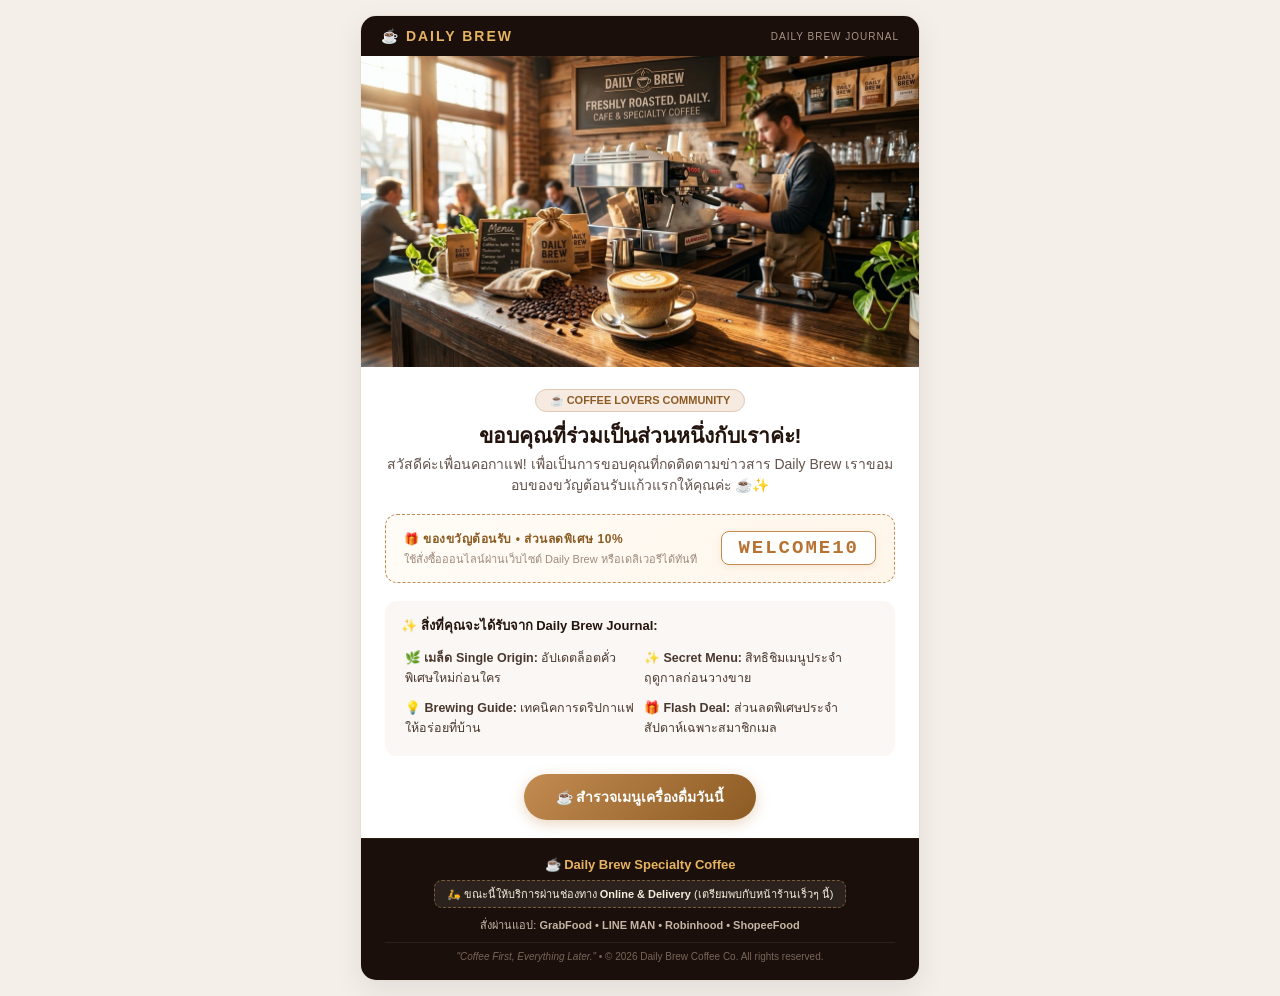
<file: email-template-newsletter.html>
<!DOCTYPE html>
<html lang="th">

<head>
  <meta charset="UTF-8">
  <meta name="viewport" content="width=device-width, initial-scale=1.0">
  <title>Welcome to Daily Brew Journal</title>
</head>

<body
  style="margin: 0; padding: 0; background-color: #f4efe9; font-family: 'Prompt', -apple-system, BlinkMacSystemFont, 'Segoe UI', Roboto, Helvetica, Arial, sans-serif; -webkit-font-smoothing: antialiased; color: #2c1a11;">

  <!-- Outer Wrapper -->
  <table role="presentation" width="100%" cellspacing="0" cellpadding="0" border="0"
    style="background-color: #f4efe9; padding: 15px 8px;">
    <tr>
      <td align="center">

        <!-- Main Card Container -->
        <table role="presentation" width="100%" cellspacing="0" cellpadding="0" border="0"
          style="max-width: 560px; background-color: #ffffff; border-radius: 16px; overflow: hidden; box-shadow: 0 10px 30px rgba(0,0,0,0.08); border: 1px solid #e8ded4;">

          <!-- Top Brand Bar -->
          <tr>
            <td style="background-color: #1a0f0a; padding: 12px 20px; text-align: center;">
              <table width="100%" cellspacing="0" cellpadding="0" border="0">
                <tr>
                  <td align="left" style="font-size: 14px; font-weight: 800; letter-spacing: 2px; color: #e6b360;">
                    ☕ DAILY BREW
                  </td>
                  <td align="right"
                    style="font-size: 10px; color: #a89487; letter-spacing: 1px; text-transform: uppercase;">
                    Daily Brew Journal
                  </td>
                </tr>
              </table>
            </td>
          </tr>

          <!-- Hero Banner Image (Live CDN - Natural Proportions) -->
          <tr>
            <td align="center" style="padding: 0; background-color: #1a0f0a; line-height: 0; font-size: 0;">
              <img src="https://beemcraf.github.io/daily-brew/assets/email_banner_newsletter.jpg"
                alt="Daily Brew Specialty Coffee Newsletter Banner" width="560" height="312"
                style="display: block; width: 100%; max-width: 560px; height: auto; border: 0; outline: none; text-decoration: none;" />
            </td>
          </tr>

          <!-- Email Content Body -->
          <tr>
            <td style="padding: 22px 24px 18px 24px; background-color: #ffffff;">

              <div style="text-align: center; margin-bottom: 18px;">
                <span
                  style="display: inline-block; background-color: #f7ebe1; color: #8c5b23; font-size: 11px; font-weight: 700; padding: 4px 14px; border-radius: 9999px; border: 1px solid #e0c8b3;">
                  ☕ COFFEE LOVERS COMMUNITY
                </span>
                <h2 style="color: #24140e; font-size: 21px; font-weight: 800; margin: 10px 0 4px 0; line-height: 1.3;">
                  ขอบคุณที่ร่วมเป็นส่วนหนึ่งกับเราค่ะ!
                </h2>
                <p style="color: #63534b; font-size: 14px; margin: 0; line-height: 1.5;">
                  สวัสดีค่ะเพื่อนคอกาแฟ! เพื่อเป็นการขอบคุณที่กดติดตามข่าวสาร Daily Brew
                  เราขอมอบของขวัญต้อนรับแก้วแรกให้คุณค่ะ ☕✨
                </p>
              </div>

              <!-- Welcome Voucher Coupon Box -->
              <div
                style="background: linear-gradient(135deg, #fffcf7 0%, #fff6ea 100%); border: 1.5px dashed #c28b51; border-radius: 12px; padding: 14px 18px; margin-bottom: 18px; text-align: center;">
                <table width="100%" cellspacing="0" cellpadding="0" border="0">
                  <tr>
                    <td align="left" valign="middle">
                      <div
                        style="font-size: 12px; color: #8c5b23; font-weight: 800; text-transform: uppercase; letter-spacing: 0.5px;">
                        🎁 ของขวัญต้อนรับ • ส่วนลดพิเศษ 10%
                      </div>
                      <div style="font-size: 11px; color: #9e8a7c; margin-top: 2px;">
                        ใช้สั่งซื้อออนไลน์ผ่านเว็บไซต์ Daily Brew หรือเดลิเวอรีได้ทันที
                      </div>
                    </td>
                    <td align="right" valign="middle">
                      <span
                        style="display: inline-block; background: #ffffff; border: 1.5px solid #c28b51; color: #b87333; font-size: 19px; font-weight: 900; padding: 5px 16px; border-radius: 8px; font-family: 'Courier New', Courier, monospace; letter-spacing: 2px; box-shadow: 0 2px 6px rgba(194,139,81,0.15);">
                        WELCOME10
                      </span>
                    </td>
                  </tr>
                </table>
              </div>

              <!-- Content Highlights (2x2 Grid) -->
              <div style="background-color: #faf7f4; border-radius: 12px; padding: 14px 16px; margin-bottom: 18px;">
                <div style="font-size: 13px; font-weight: 800; color: #24140e; margin-bottom: 8px;">
                  ✨ สิ่งที่คุณจะได้รับจาก Daily Brew Journal:
                </div>
                <table width="100%" cellspacing="0" cellpadding="4" border="0"
                  style="font-size: 12.5px; color: #4a382f;">
                  <tr>
                    <td width="50%" valign="top">
                      🌿 <strong>เมล็ด Single Origin:</strong> อัปเดตล็อตคั่วพิเศษใหม่ก่อนใคร
                    </td>
                    <td width="50%" valign="top">
                      ✨ <strong>Secret Menu:</strong> สิทธิชิมเมนูประจำฤดูกาลก่อนวางขาย
                    </td>
                  </tr>
                  <tr>
                    <td width="50%" valign="top" style="padding-top: 6px;">
                      💡 <strong>Brewing Guide:</strong> เทคนิคการดริปกาแฟให้อร่อยที่บ้าน
                    </td>
                    <td width="50%" valign="top" style="padding-top: 6px;">
                      🎁 <strong>Flash Deal:</strong> ส่วนลดพิเศษประจำสัปดาห์เฉพาะสมาชิกเมล
                    </td>
                  </tr>
                </table>
              </div>

              <!-- CTA Button -->
              <table role="presentation" width="100%" cellspacing="0" cellpadding="0" border="0">
                <tr>
                  <td align="center">
                    <a href="https://beemcraf.github.io/daily-brew/#menu" target="_blank"
                      style="display: inline-block; background: linear-gradient(135deg, #c28b51 0%, #8c5b23 100%); color: #ffffff; font-size: 14px; font-weight: 700; text-decoration: none; padding: 12px 32px; border-radius: 9999px; box-shadow: 0 4px 14px rgba(194,139,81,0.35);">
                      ☕ สำรวจเมนูเครื่องดื่มวันนี้
                    </a>
                  </td>
                </tr>
              </table>

            </td>
          </tr>

          <!-- Store Footer (Matching Website) -->
          <tr>
            <td
              style="background-color: #1a0f0a; color: #a89487; padding: 18px 24px; text-align: center; border-top: 1px solid #2e1d13;">
              <div style="font-size: 13px; font-weight: 800; color: #e6b360; margin-bottom: 4px;">
                ☕ Daily Brew Specialty Coffee
              </div>

              <div style="margin: 8px 0;">
                <span
                  style="display: inline-block; background: rgba(255,255,255,0.08); border: 1px dashed rgba(230,179,96,0.4); color: #f5eedc; font-size: 11px; padding: 4px 12px; border-radius: 8px;">
                  🛵 ขณะนี้ให้บริการผ่านช่องทาง <strong>Online & Delivery</strong> (เตรียมพบกับหน้าร้านเร็วๆ นี้)
                </span>
              </div>

              <div style="font-size: 11px; color: #c4b5a5; margin-top: 6px;">
                สั่งผ่านแอป: <strong>GrabFood • LINE MAN • Robinhood • ShopeeFood</strong>
              </div>

              <div
                style="padding-top: 8px; margin-top: 8px; border-top: 1px solid rgba(255,255,255,0.08); font-size: 10px; color: #78665a;">
                <em>"Coffee First, Everything Later."</em> • © 2026 Daily Brew Coffee Co. All rights reserved.
              </div>
            </td>
          </tr>

        </table>

      </td>
    </tr>
  </table>

</body>

</html>
</file>
